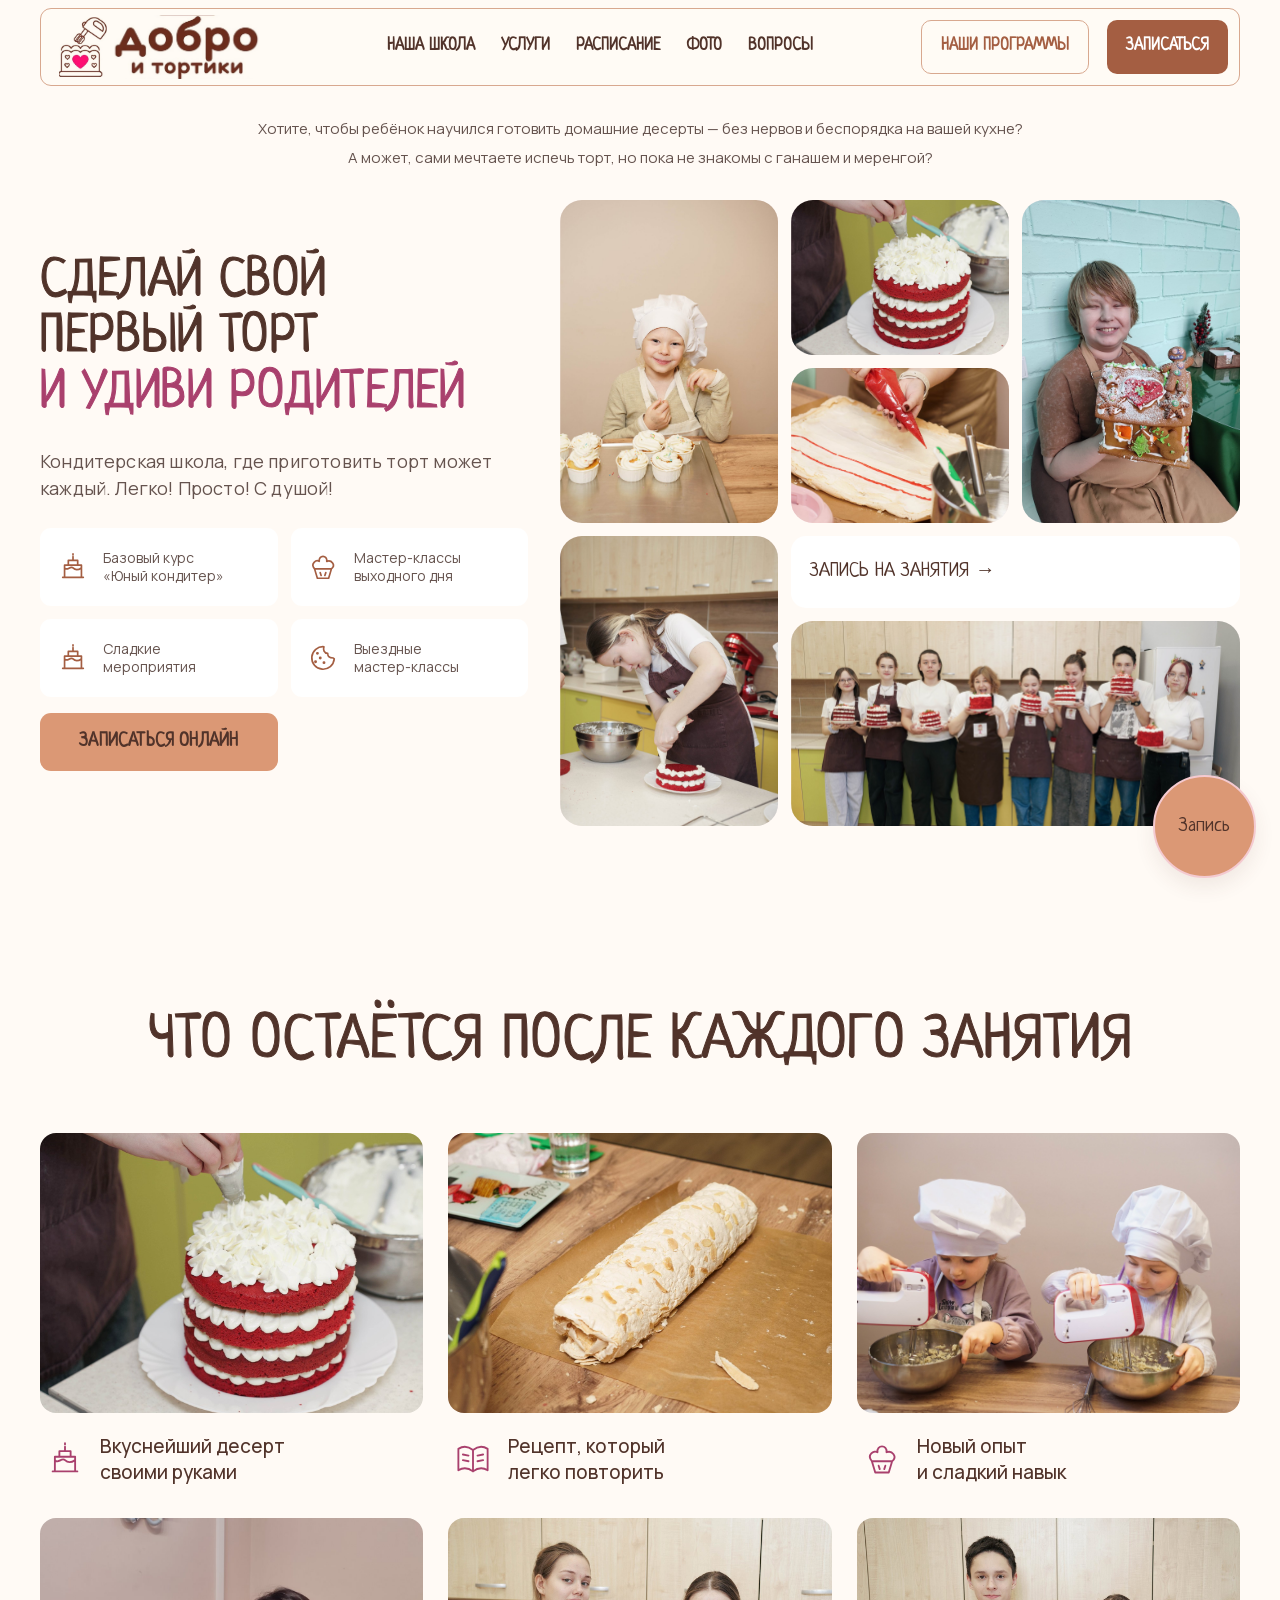
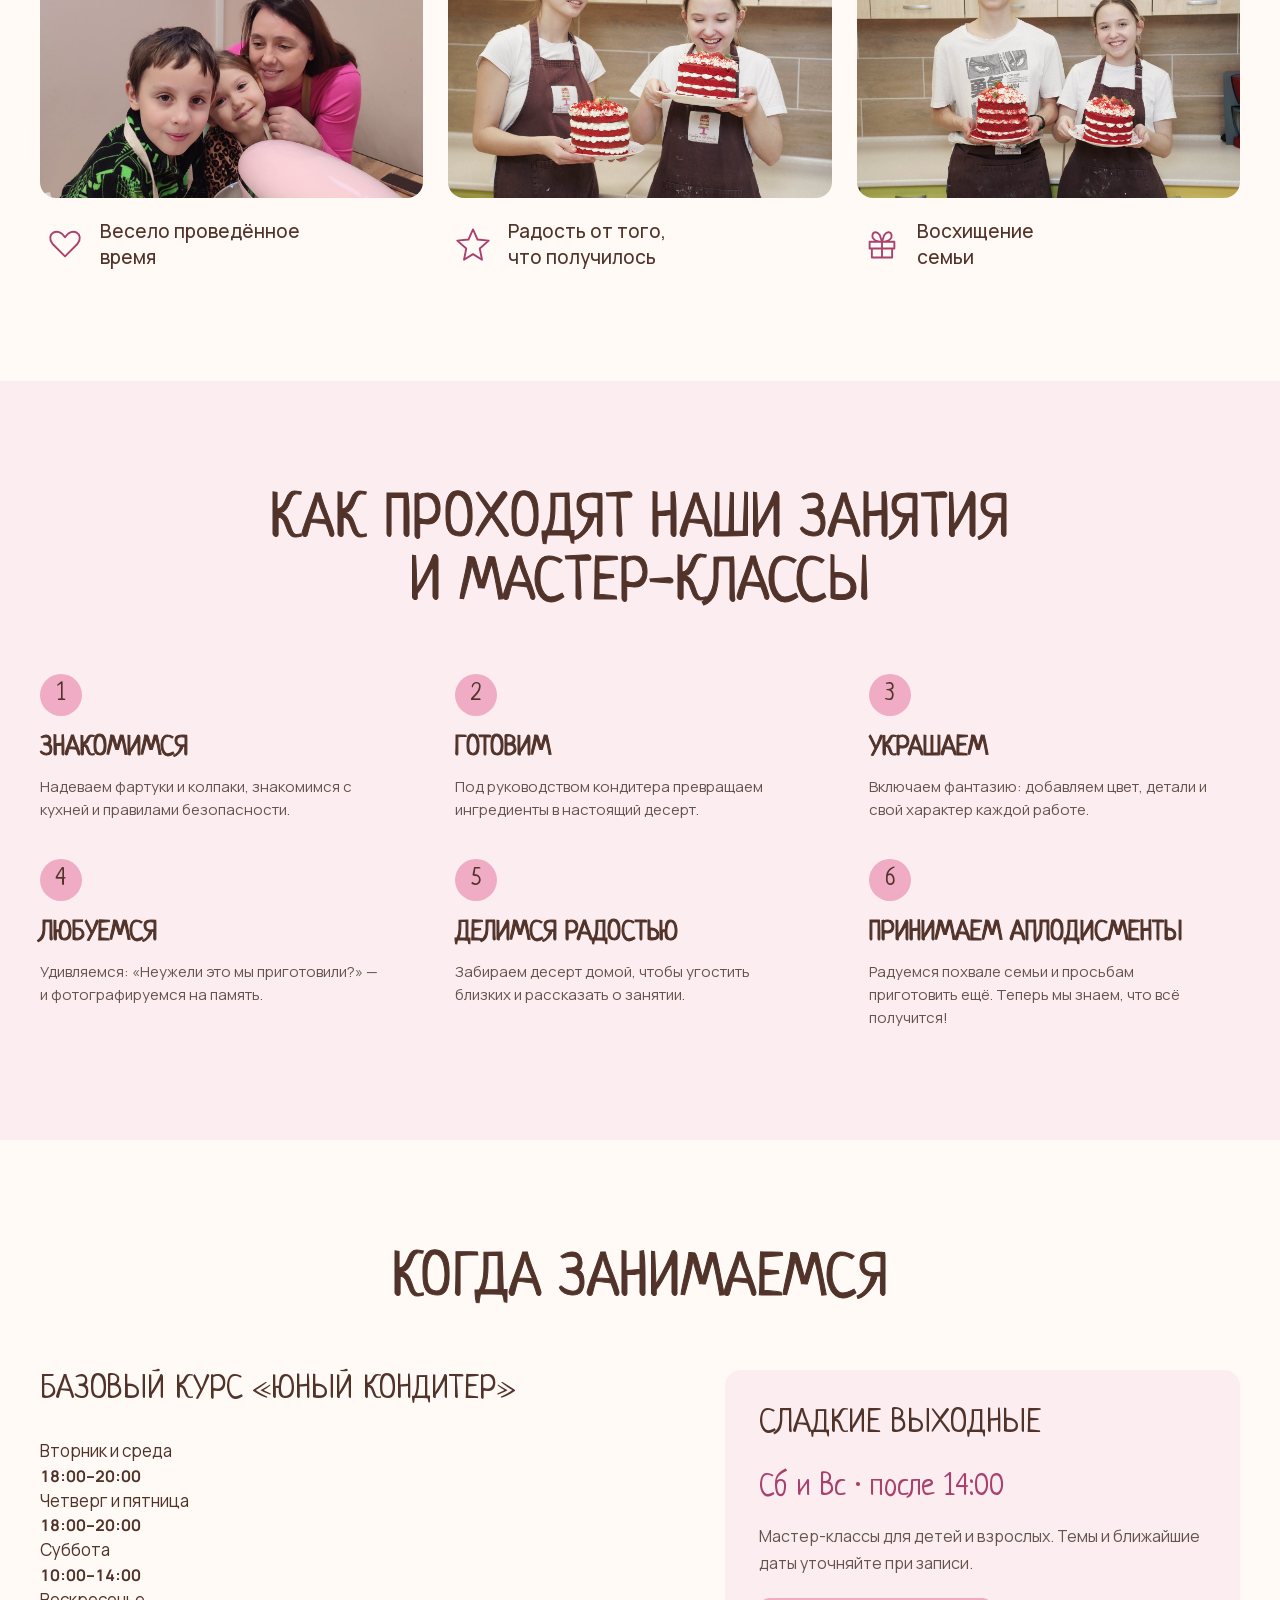
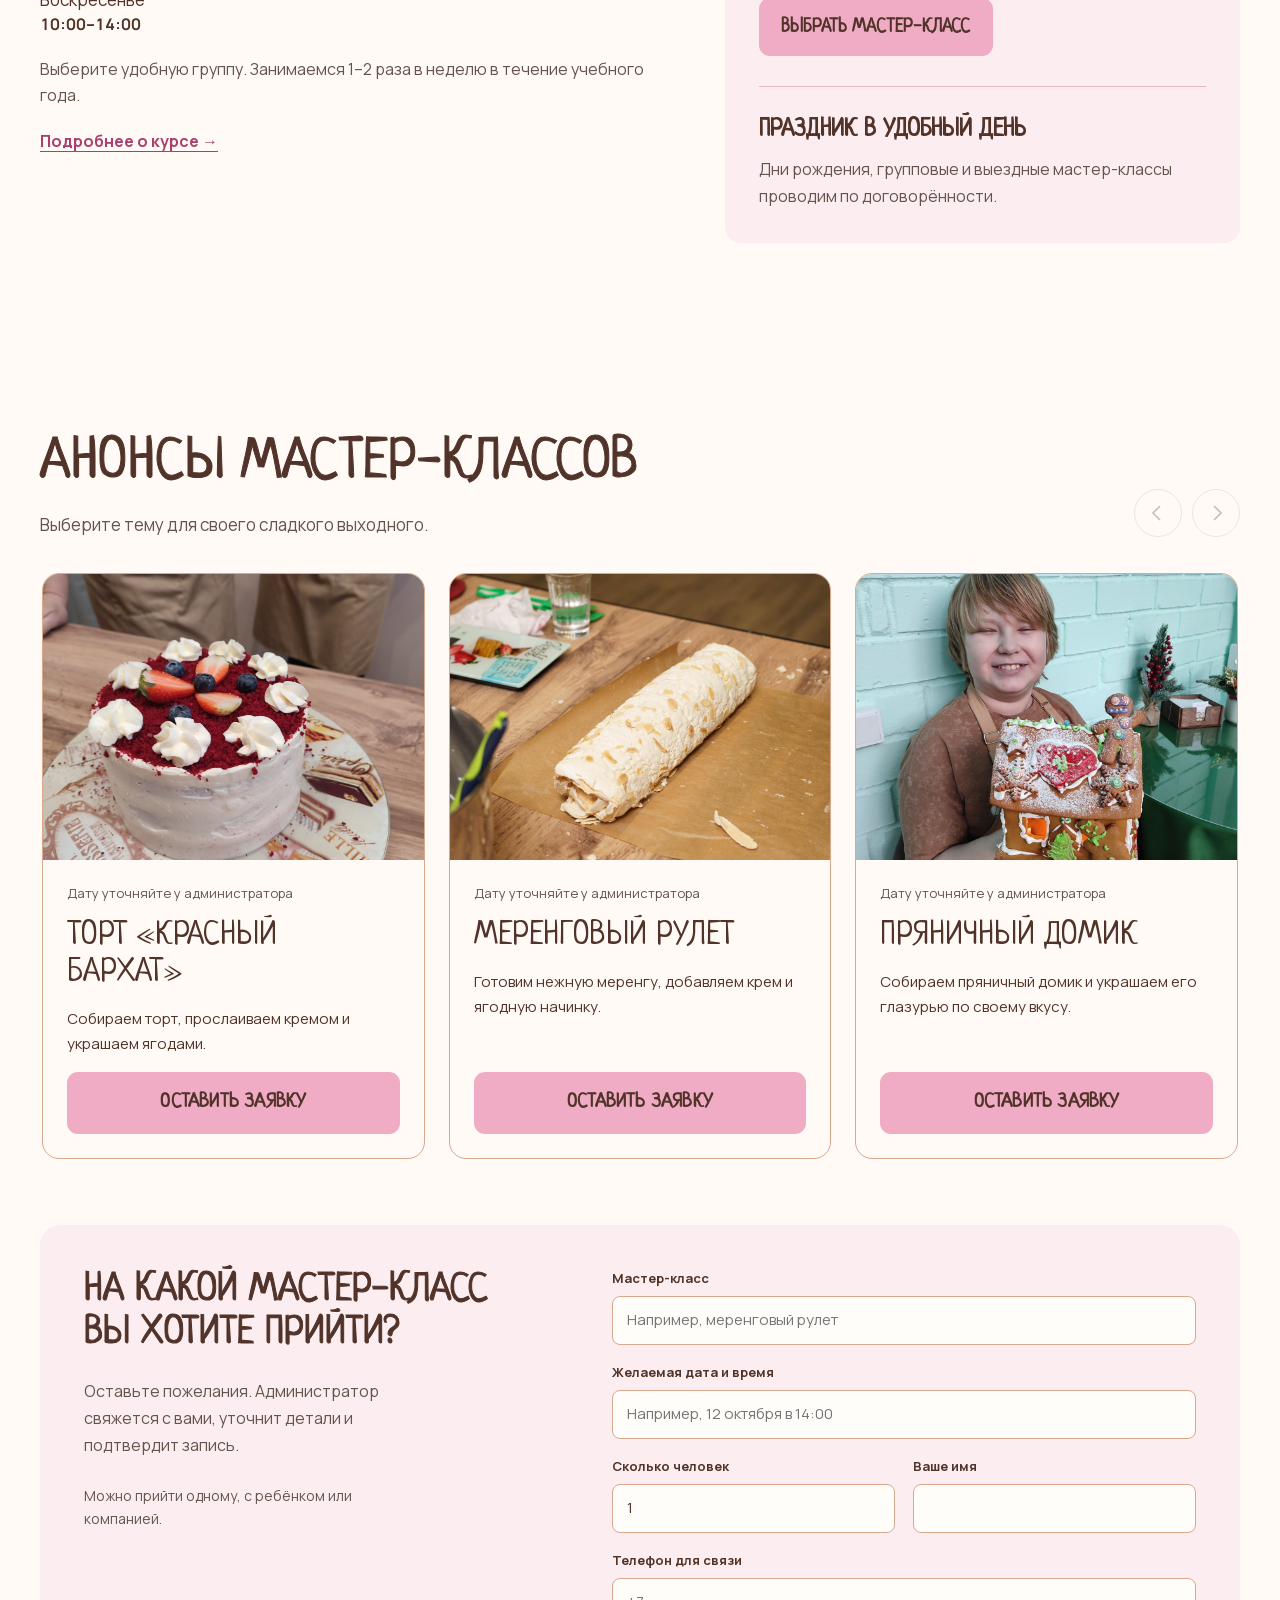
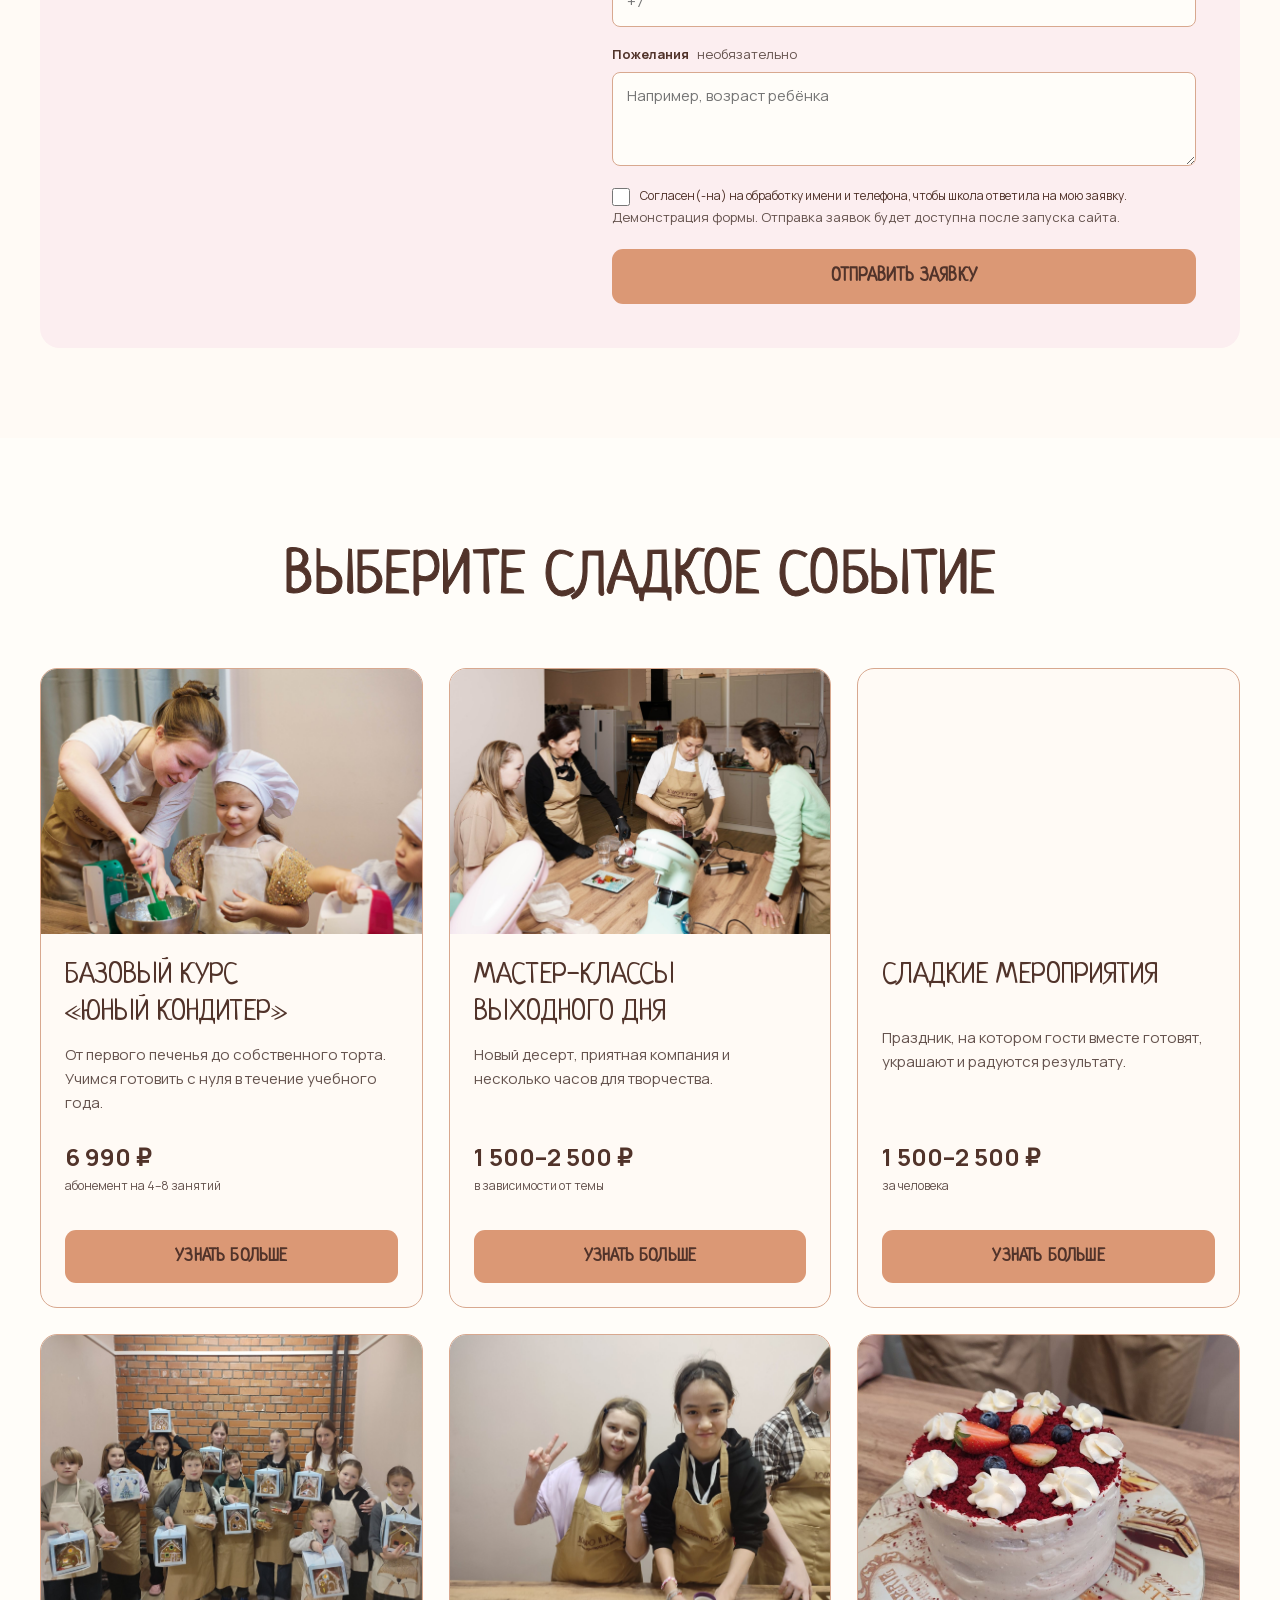
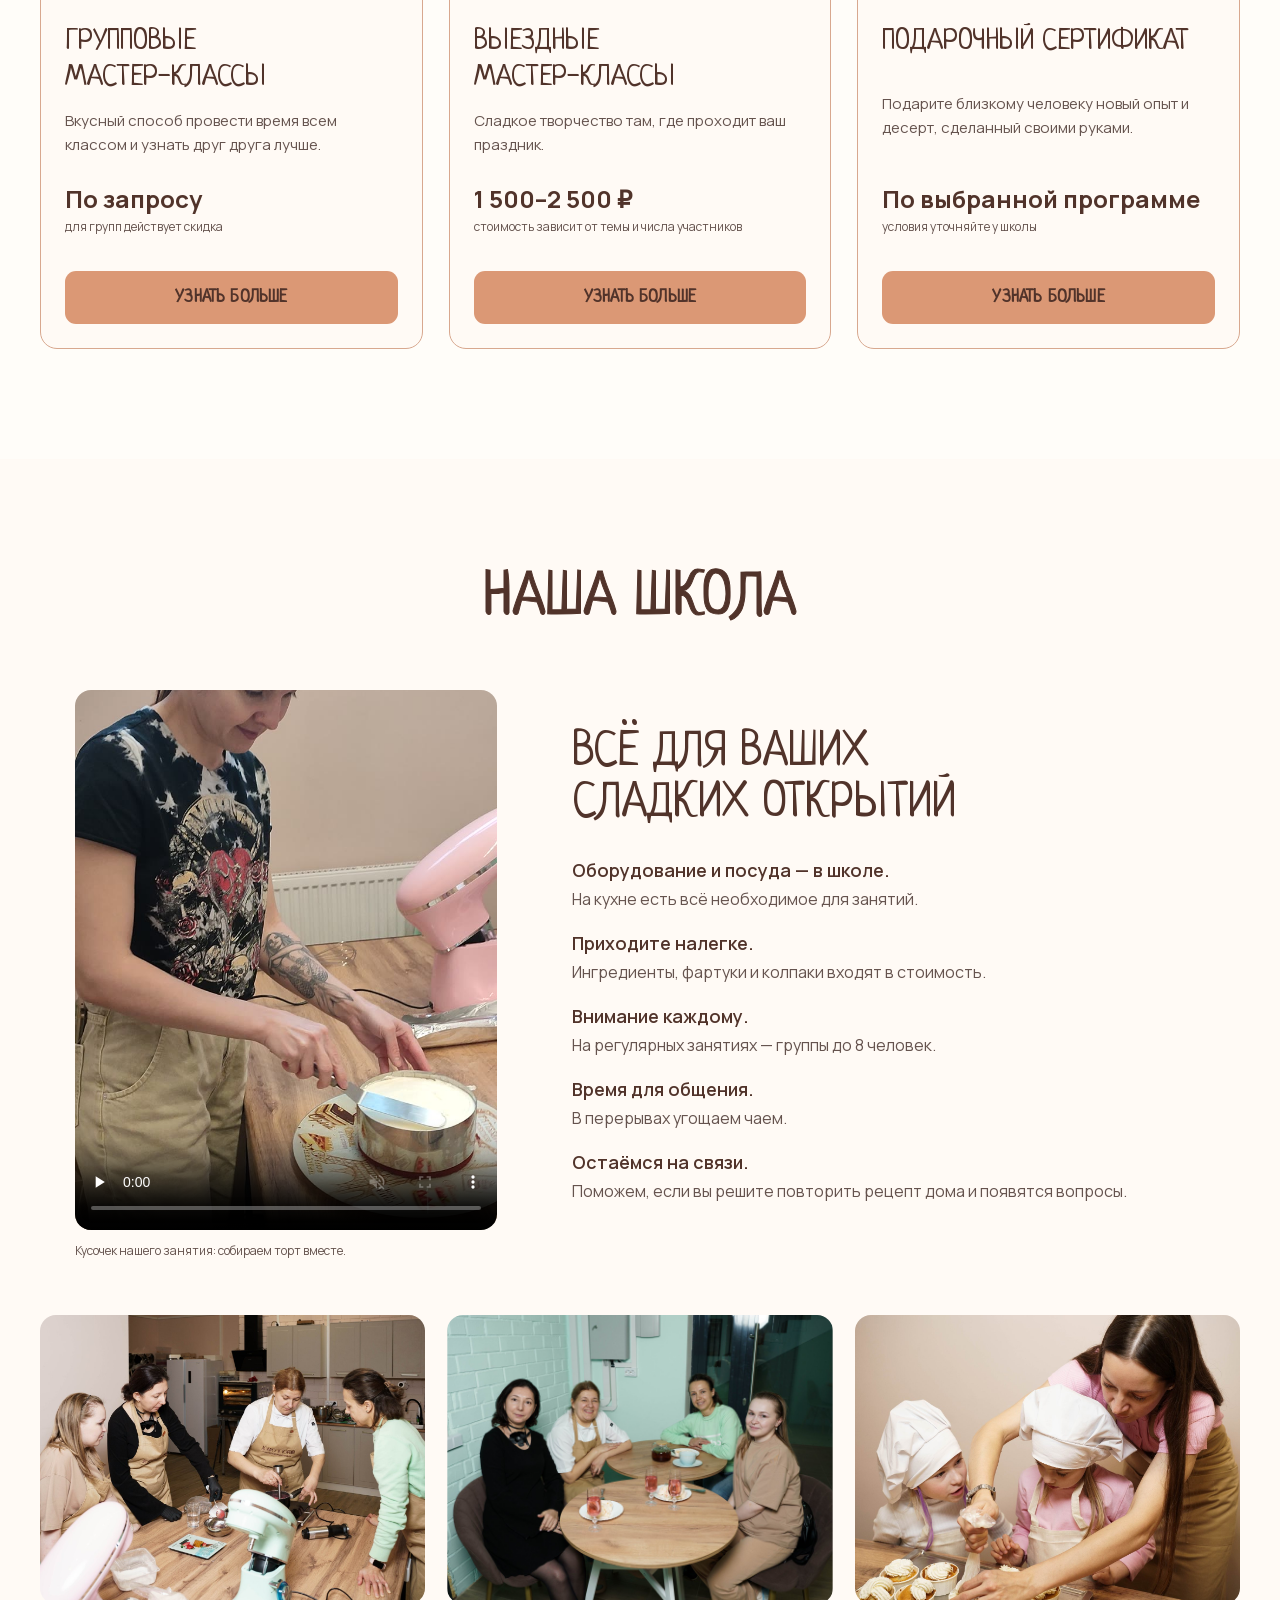
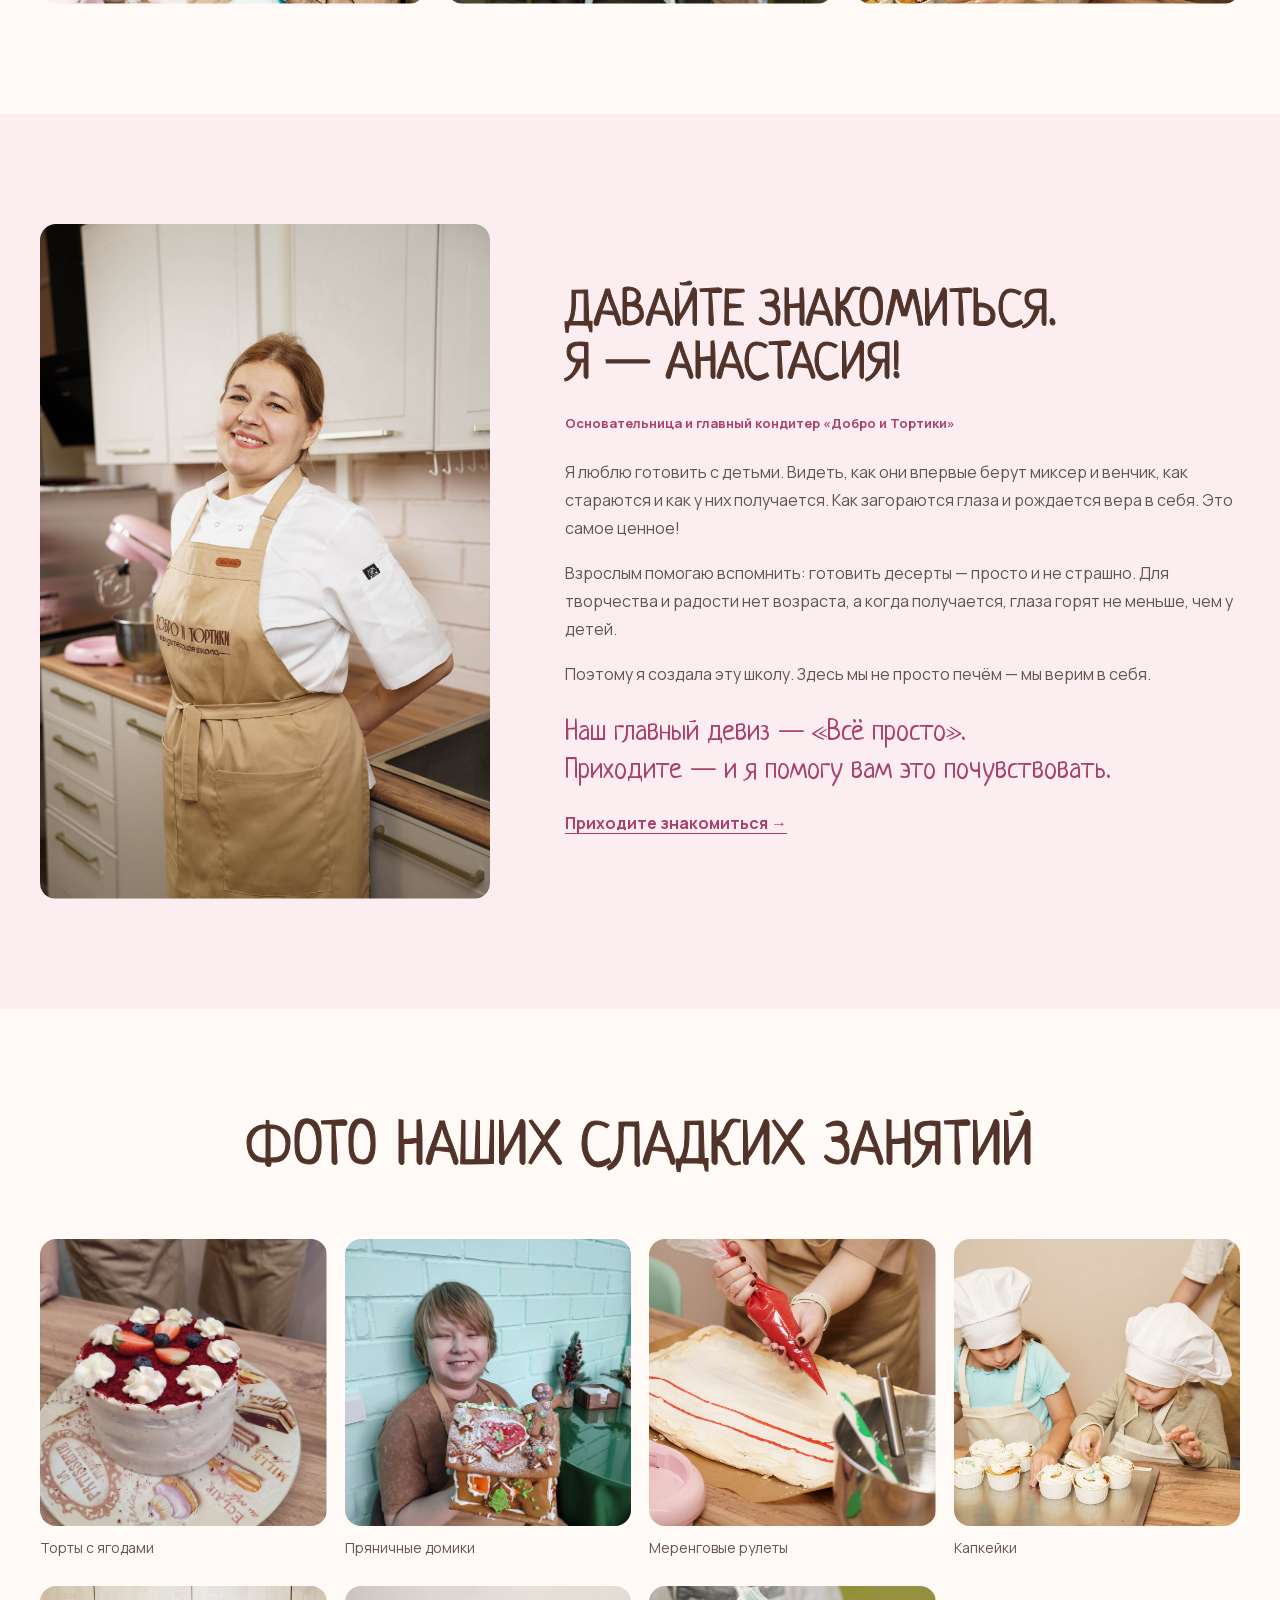
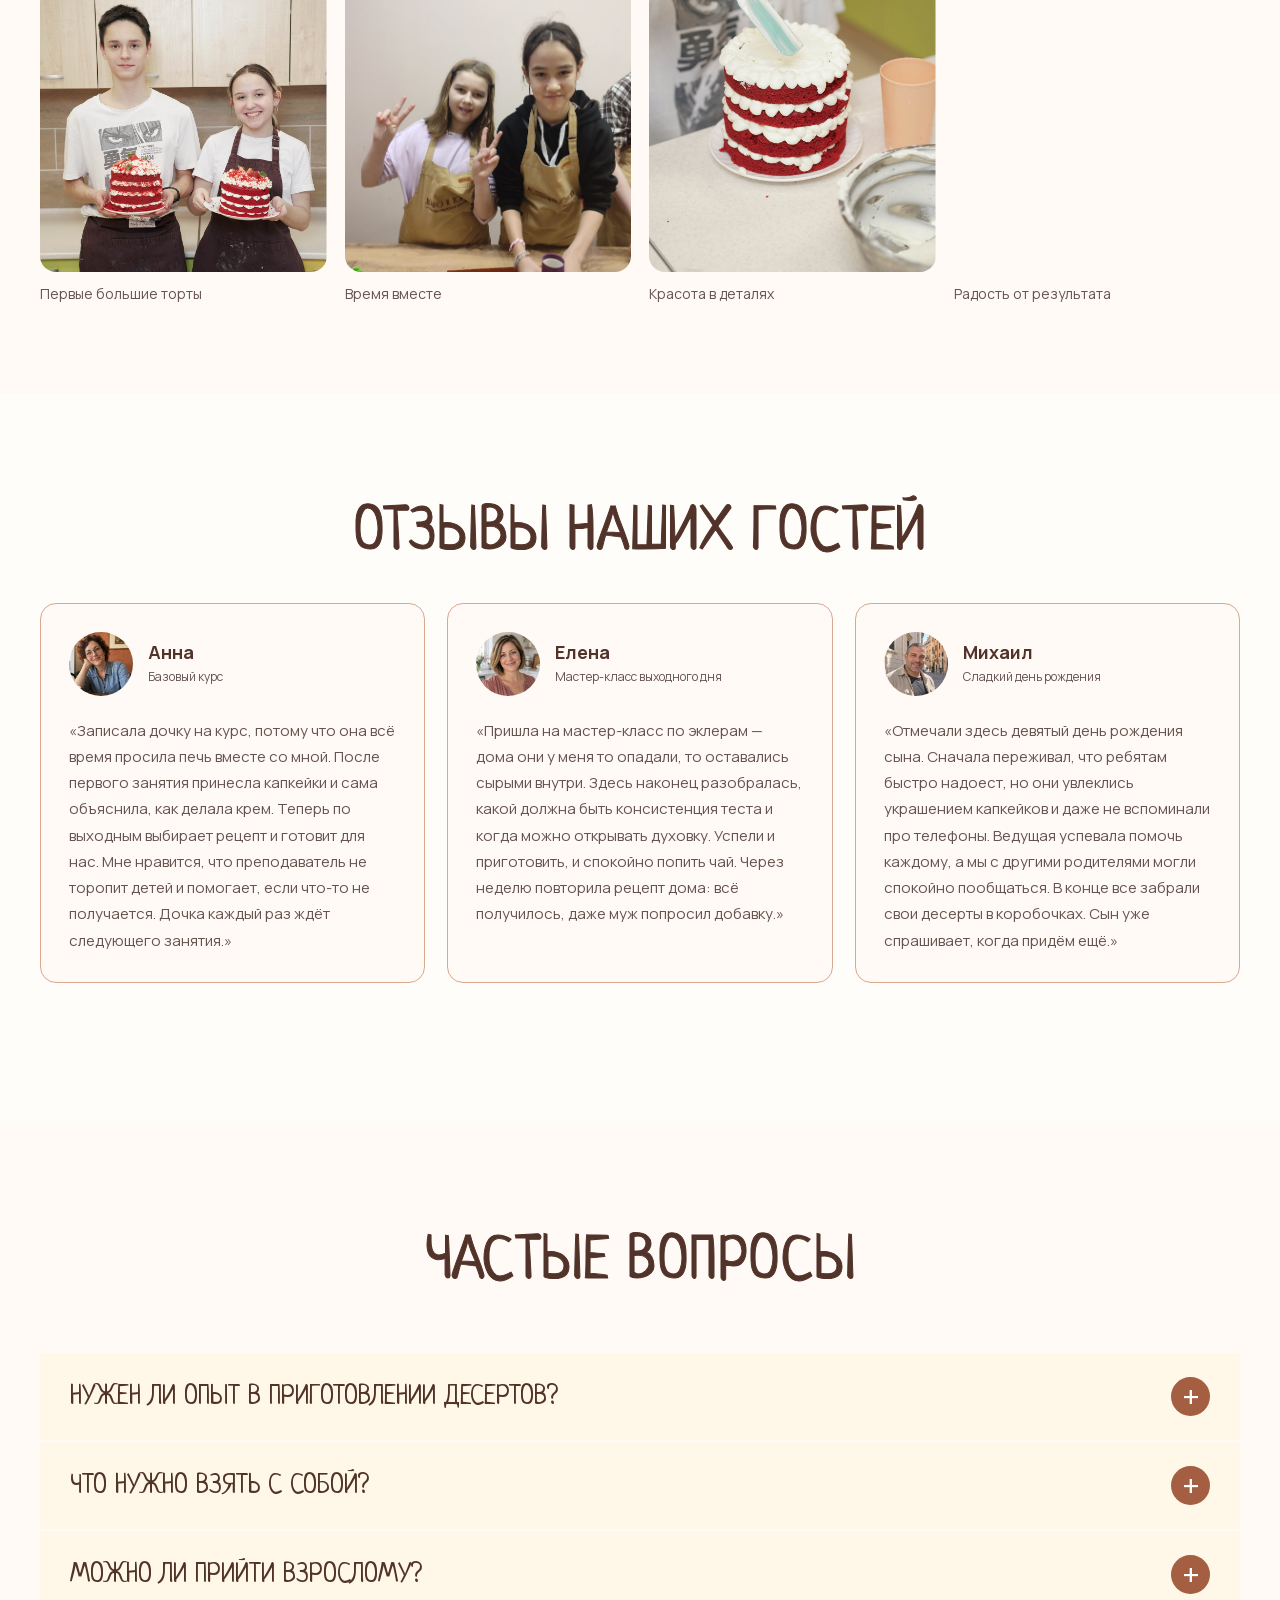
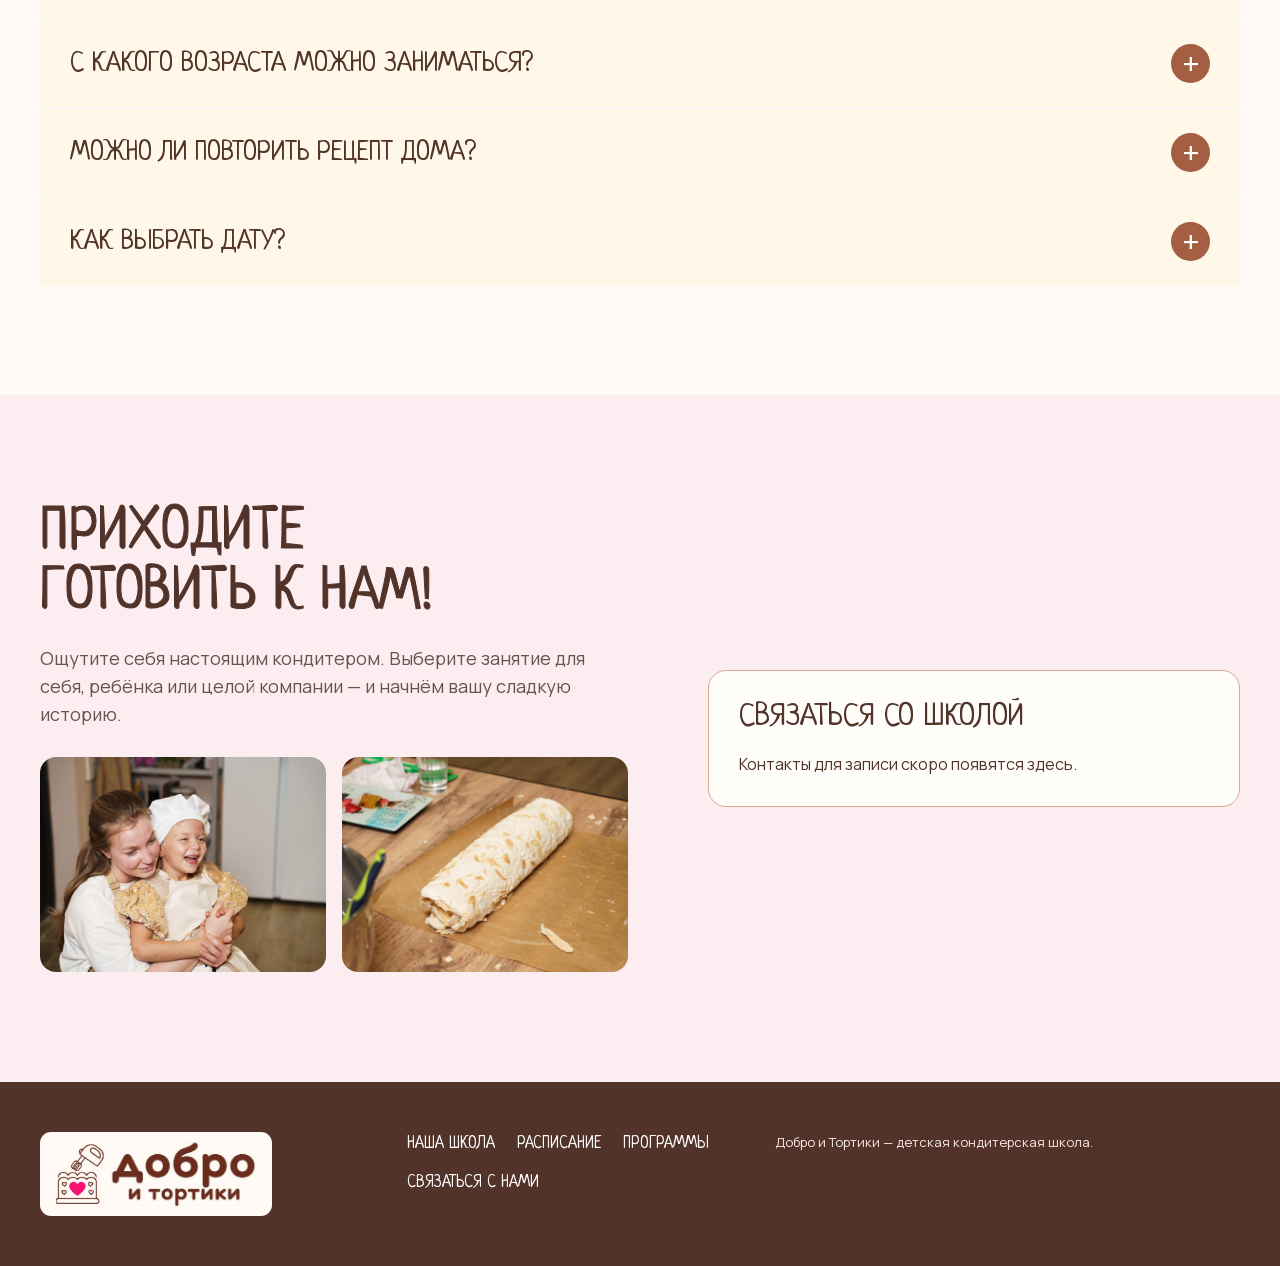
<file: index.html>
<!DOCTYPE html><html lang="ru"><head>
  <meta charset="utf-8">
  <meta name="viewport" content="width=device-width, initial-scale=1">
  <meta name="theme-color" content="#fffaf5">
  <meta name="description" content="Кондитерская школа, где приготовить торт может каждый. Легко! Просто! С душой!">
  <title>Добро и Тортики — детская кондитерская школа</title>
  <link rel="preload" href="assets/fonts/neucha-cyrillic.woff2" as="font" type="font/woff2" crossorigin="">
  <link rel="preload" href="assets/fonts/manrope-cyrillic.woff2" as="font" type="font/woff2" crossorigin="">
  <link rel="stylesheet" href="styles.css?v=20260926j">
  <script src="script.js?v=20260926j" defer=""></script>
<link rel="stylesheet" href="workshops.css"><script src="workshops.js" defer=""></script></head>
<body>
<a class="skip-link" href="#main">К содержимому</a>  <header class="site-header" id="top">
    <div class="header-inner container">
      <a class="brand" href="#top" aria-label="Добро и Тортики — на главную">
        <span class="brand-emblem" aria-hidden="true"><img src="assets/client-logo.jpg" alt="" width="803" height="786"></span>
        <span class="brand-wordmark" aria-hidden="true"><img src="assets/client-logo.jpg" alt="" width="803" height="786"></span>
      </a>
      <nav class="main-nav" id="main-nav" aria-label="Главное меню">
        <a href="#atmosphere">Наша школа</a>
        <a href="#formats">Услуги</a>
        <a href="#schedule">Расписание</a>
        <a href="#gallery">Фото</a>
        <a href="#questions">Вопросы</a>
      </nav>
      <a class="header-secondary" href="#formats">Наши программы</a>
      <a class="header-action" href="#contact">Записаться</a>
      <button class="menu-toggle" type="button" aria-label="Открыть меню" aria-controls="main-nav" aria-expanded="false"><span></span><span></span><span></span></button>
    </div>
  </header>

<main id="main"><div class="welcome container">
<p>Хотите, чтобы ребёнок научился готовить домашние десерты — без нервов и беспорядка на вашей кухне?</p>
<p>А может, сами мечтаете испечь торт, но пока не знакомы с ганашем и меренгой?</p>
</div>    <section class="hero container" aria-labelledby="hero-title">
      <div class="hero-copy">
        <h1 id="hero-title">Сделай свой<br>первый торт<br><em>и удиви родителей</em>
</h1>
        <p class="hero-lead">Кондитерская школа, где приготовить торт может каждый. Легко! Просто! С душой!</p>
        <div class="hero-facts" aria-label="Направления школы">
<a class="fact" href="course.html"><span class="fact-icon"><svg class="pastry-icon" viewBox="0 0 32 32" aria-hidden="true"><path d="M5 27h22M7 26V14h18v12M7 17c3 4 6-3 9 0s6 2 9 0M11 14V9h10v5M16 9V5m0-3v1"></path></svg></span><span>Базовый курс<br>«Юный кондитер»</span></a><a class="fact" href="weekend.html"><span class="fact-icon"><svg class="pastry-icon" viewBox="0 0 32 32" aria-hidden="true"><path d="m7 18 3 10h12l3-10H7Zm0 0c-5-6 2-10 5-8-1-7 9-7 8 0 5-2 10 4 5 8M13 22l1 3m5-3-1 3"></path></svg></span><span>Мастер-классы<br>выходного дня</span></a><a class="fact" href="celebrations.html"><span class="fact-icon"><svg class="pastry-icon" viewBox="0 0 32 32" aria-hidden="true"><path d="M5 27h22M7 26V14h18v12M7 17c3 4 6-3 9 0s6 2 9 0M11 14V9h10v5M16 9V5m0-3v1"></path></svg></span><span>Сладкие<br>мероприятия</span></a><a class="fact" href="offsite.html"><span class="fact-icon"><svg class="pastry-icon" viewBox="0 0 32 32" aria-hidden="true"><path d="M27 16c-6 0-6-3-6-5-4 0-5-4-4-7A12 12 0 1 0 28 17Z"></path><path d="M10 11h.1M8 20h.1M17 21h.1M13 16h.1" stroke-width="3"></path></svg></span><span>Выездные<br>мастер-классы</span></a>
        </div>
        <div class="hero-actions">
          <a class="button button-warm" href="#contact">Записаться онлайн</a>

        </div>
      </div>
      <div class="hero-mosaic" aria-label="Фотографии кондитерского мастер-класса">
        <figure class="mosaic-photo mosaic-one"><img src="assets/photos/DSC08447.jpg" alt="Юная участница с украшенными капкейками" fetchpriority="high" width="1067" height="1600"></figure>
        <figure class="mosaic-photo mosaic-two"><img src="assets/photos/class-136.jpg" alt="Украшаем торт «Красный бархат» кремом" fetchpriority="high" width="1200" height="1800"></figure>
        <figure class="mosaic-photo mosaic-three"><img src="assets/photos/meringue-027.jpg" alt="Добавляем ягодную начинку в меренговый рулет" width="1067" height="1600"></figure>
        <figure class="mosaic-photo mosaic-four"><img src="assets/photos/gingerbread-117.jpg" alt="Участник со своим пряничным домиком" width="1200" height="1600"></figure>
        <figure class="mosaic-photo mosaic-five"><img src="assets/photos/class-102.jpg" alt="Участница украшает свой первый торт" width="1067" height="1600"></figure>
        <div class="mosaic-note" aria-label="Связаться с нами"><a href="#contact">Запись на занятия →</a></div>
        <figure class="mosaic-photo mosaic-six"><img src="assets/photos/class-140.jpg" alt="Участники мастер-класса показывают приготовленные торты" width="1800" height="1200"></figure>
      </div>
    </section>

<section class="benefits section-pad" id="about" aria-labelledby="benefits-title"><div class="container">
<h2 class="section-title center" id="benefits-title">Что остаётся после каждого занятия</h2>
<div class="benefit-grid">
<article class="benefit-item"><img src="assets/photos/class-136.jpg" alt="Украшаем торт «Красный бархат» кремом" loading="lazy" decoding="async" width="1200" height="1800"><div>
<svg class="pastry-icon" viewBox="0 0 32 32" aria-hidden="true"><path d="M5 27h22M7 26V14h18v12M7 17c3 4 6-3 9 0s6 2 9 0M11 14V9h10v5M16 9V5m0-3v1"></path></svg><h3>Вкуснейший десерт<br>своими руками</h3>
</div></article><article class="benefit-item"><img src="assets/photos/meringue-036.jpg" alt="Готовый меренговый рулет целиком" loading="lazy" decoding="async" width="1200" height="1800"><div>
<svg class="pastry-icon" viewBox="0 0 32 32" aria-hidden="true"><path d="M16 8C11 4 6 5 3 7v19c5-3 9-2 13 1 4-3 8-4 13-1V7c-3-2-8-3-13 1Zm0 0v19M7 12l5 1m-5 4 5 1m8-5 5-1m-5 6 5-1"></path></svg><h3>Рецепт, который<br>легко повторить</h3>
</div></article><article class="benefit-item"><img src="assets/photos/DSC07790.jpg" alt="Две юные участницы готовят тесто с миксерами" loading="lazy" decoding="async" width="1800" height="1200"><div>
<svg class="pastry-icon" viewBox="0 0 32 32" aria-hidden="true"><path d="m7 18 3 10h12l3-10H7Zm0 0c-5-6 2-10 5-8-1-7 9-7 8 0 5-2 10 4 5 8M13 22l1 3m5-3-1 3"></path></svg><h3>Новый опыт<br>и сладкий навык</h3>
</div></article><article class="benefit-item"><img src="assets/photos/velvet-123.jpg" alt="Мама и дети готовят вместе" loading="lazy" decoding="async" width="1200" height="1600"><div>
<svg class="pastry-icon" viewBox="0 0 32 32" aria-hidden="true"><path d="M16 27 5 16C-2 7 10 0 16 10 22 0 34 7 27 16Z"></path></svg><h3>Весело проведённое<br>время</h3>
</div></article><article class="benefit-item"><img src="assets/photos/class-162.jpg" alt="Участницы радуются своим тортам" loading="lazy" decoding="async" width="1600" height="1067"><div>
<svg class="pastry-icon" viewBox="0 0 32 32" aria-hidden="true"><path d="m16 3 4 9 10 1-8 7 2 10-8-5-8 5 2-10-8-7 10-1 4-9Z"></path></svg><h3>Радость от того,<br>что получилось</h3>
</div></article><article class="benefit-item"><img src="assets/photos/class-154.jpg" alt="Участники показывают приготовленные торты" loading="lazy" decoding="async" width="1600" height="1067"><div>
<svg class="pastry-icon" viewBox="0 0 32 32" aria-hidden="true"><path d="M5 14h22v6H5zM7 20v8h18v-8M16 14v14M16 14c-14 0-8-14-2-6l2 6Zm0 0c14 0 8-14 2-6l-2 6Z"></path></svg><h3>Восхищение<br>семьи</h3>
</div></article>
</div>
</div></section><section class="process section-pad" id="process" aria-labelledby="process-title"><div class="container">
<h2 class="section-title center" id="process-title">Как проходят наши занятия<br>и мастер-классы</h2>
<div class="process-grid">
<article class="process-step"><span class="step-number">1</span><h3>Знакомимся</h3>
<p>Надеваем фартуки и колпаки, знакомимся с кухней и правилами безопасности.</p></article><article class="process-step"><span class="step-number">2</span><h3>Готовим</h3>
<p>Под руководством кондитера превращаем ингредиенты в настоящий десерт.</p></article><article class="process-step"><span class="step-number">3</span><h3>Украшаем</h3>
<p>Включаем фантазию: добавляем цвет, детали и свой характер каждой работе.</p></article><article class="process-step"><span class="step-number">4</span><h3>Любуемся</h3>
<p>Удивляемся: «Неужели это мы приготовили?» — и фотографируемся на память.</p></article><article class="process-step"><span class="step-number">5</span><h3>Делимся радостью</h3>
<p>Забираем десерт домой, чтобы угостить близких и рассказать о занятии.</p></article><article class="process-step"><span class="step-number">6</span><h3>Принимаем аплодисменты</h3>
<p>Радуемся похвале семьи и просьбам приготовить ещё. Теперь мы знаем, что всё получится!</p></article>
</div>
</div></section><section class="schedule section-pad" id="schedule" aria-labelledby="schedule-title"><div class="container">
<h2 class="section-title center" id="schedule-title">Когда занимаемся</h2>
<div class="schedule-grid">
<div class="schedule-course">
<h3>Базовый курс «Юный кондитер»</h3>
<dl class="timetable"><dt>Вторник и среда</dt><dd>18:00–20:00</dd><dt>Четверг и пятница</dt><dd>18:00–20:00</dd><dt>Суббота</dt><dd>10:00–14:00</dd><dt>Воскресенье</dt><dd>10:00–14:00</dd></dl>
<p>Выберите удобную группу. Занимаемся 1–2 раза в неделю в течение учебного года.</p>
<a class="text-link" href="course.html">Подробнее о курсе →</a>
</div>
<div class="schedule-weekend">
<h3>Сладкие выходные</h3>
<p class="schedule-time">Сб и Вс · после 14:00</p>
<p>Мастер-классы для детей и взрослых. Темы и ближайшие даты уточняйте при записи.</p>
<a class="button button-pink" href="weekend.html#workshops">Выбрать мастер-класс</a><div class="schedule-private">
<h4>Праздник в удобный день</h4>
<p>Дни рождения, групповые и выездные мастер-классы проводим по договорённости.</p>
</div>
</div>
</div>
</div></section><section id="workshops" class="workshops-section" aria-labelledby="workshops-title"><div class="container"><div class="workshops-heading"><div><h2 id="workshops-title" class="section-title">Анонсы мастер-классов</h2><p>Выберите тему для своего сладкого выходного.</p></div><div class="workshops-arrows"><button type="button" data-slide="prev" aria-label="Предыдущие мастер-классы" aria-controls="workshops-track"><svg width="24" height="24" viewBox="0 0 24 24" fill="none" stroke="currentColor" stroke-width="1.7" aria-hidden="true"><path d="M14 5l-7 7 7 7"></path></svg></button><button type="button" data-slide="next" aria-label="Следующие мастер-классы" aria-controls="workshops-track"><svg width="24" height="24" viewBox="0 0 24 24" fill="none" stroke="currentColor" stroke-width="1.7" aria-hidden="true"><path d="M10 5l7 7-7 7"></path></svg></button></div></div>
 <div id="workshops-track" class="workshops-track" tabindex="0" role="region" aria-label="Анонсы, прокручиваемый список"><article class="workshop-card"><img src="assets/photos/velvet-032.jpg" alt="Торт «Красный бархат» с ягодами" width="800" height="600" loading="lazy" style="object-position:50% 47%"><div class="workshop-card-body"><p class="workshop-date">Дату уточняйте у администратора</p><h3>Торт «Красный бархат»</h3><p class="workshop-description">Собираем торт, прослаиваем кремом и украшаем ягодами.</p><a class="button button-pink" href="#workshop-request" data-workshop-title="Торт «Красный бархат»" data-workshop-when="">Оставить заявку</a></div></article><article class="workshop-card"><img src="assets/photos/meringue-036.jpg" alt="Готовый меренговый рулет" width="800" height="600" loading="lazy" style="object-position:50% 50%"><div class="workshop-card-body"><p class="workshop-date">Дату уточняйте у администратора</p><h3>Меренговый рулет</h3><p class="workshop-description">Готовим нежную меренгу, добавляем крем и ягодную начинку.</p><a class="button button-pink" href="#workshop-request" data-workshop-title="Меренговый рулет" data-workshop-when="">Оставить заявку</a></div></article><article class="workshop-card"><img src="assets/photos/gingerbread-117.jpg" alt="Участник с украшенным пряничным домиком" width="800" height="600" loading="lazy" style="object-position:50% 50%"><div class="workshop-card-body"><p class="workshop-date">Дату уточняйте у администратора</p><h3>Пряничный домик</h3><p class="workshop-description">Собираем пряничный домик и украшаем его глазурью по своему вкусу.</p><a class="button button-pink" href="#workshop-request" data-workshop-title="Пряничный домик" data-workshop-when="">Оставить заявку</a></div></article></div>
 <div class="workshop-request" id="workshop-request"><div class="workshop-request-copy"><h2>На какой мастер-класс<br>вы хотите прийти?</h2><p>Оставьте пожелания. Администратор свяжется с вами, уточнит детали и подтвердит запись.</p><p class="workshop-request-hint">Можно прийти одному, с ребёнком или компанией.</p></div>
 <form id="workshop-form" class="workshop-form" method="post" action="#workshop-request" data-static-preview="true">
 <div class="workshop-form-fields"><label class="workshop-wide">Мастер-класс<input name="workshop" maxlength="150" placeholder="Например, меренговый рулет" required=""></label><label class="workshop-wide">Желаемая дата и время<input name="when" maxlength="150" placeholder="Например, 12 октября в 14:00" required=""></label><label>Сколько человек<input name="people" type="number" min="1" max="100" value="1" inputmode="numeric" required=""></label><label>Ваше имя<input name="name" autocomplete="given-name" maxlength="100" minlength="2" required=""></label><label class="workshop-wide">Телефон для связи<input name="phone" type="tel" autocomplete="tel" maxlength="40" placeholder="+7" required=""></label><label class="workshop-wide">Пожелания <span class="optional-label">необязательно</span><textarea name="note" maxlength="1500" rows="3" placeholder="Например, возраст ребёнка"></textarea></label></div>
 <div class="workshop-trap" aria-hidden="true"><label>Сайт<input name="website" tabindex="-1" autocomplete="off"></label></div>
 <label class="workshop-consent"><input name="consent" type="checkbox" required=""><span>Согласен(-на) на обработку имени и телефона, чтобы школа ответила на мою заявку.</span></label>
 <p class="workshop-static-note">Демонстрация формы. Отправка заявок будет доступна после запуска сайта.</p><button type="submit" class="button button-warm" disabled="">Отправить заявку</button><p class="workshop-form-status" role="status" aria-live="polite"></p><noscript><p>Это просмотр формы. Заявки здесь не отправляются.</p></noscript></form>
 </div></div></section><section class="formats section-pad" id="formats" aria-labelledby="formats-title"><div class="container">
<h2 class="section-title center" id="formats-title">Выберите сладкое событие</h2>
<div class="format-grid">
<article class="format-card"><img src="assets/photos/DSC07863.jpg" alt="Кондитер помогает ребёнку готовить" loading="lazy" decoding="async" width="1600" height="1067"><div class="format-content">
<h3>Базовый курс «Юный кондитер»</h3>
<p>От первого печенья до собственного торта. Учимся готовить с нуля в течение учебного года.</p>
<p class="format-price">6 990 ₽<small>абонемент на 4–8 занятий</small></p>
<a class="button button-warm" href="course.html" aria-label="Подробнее: Базовый курс «Юный кондитер»">Узнать больше</a>
</div></article><article class="format-card"><img src="assets/photos/meringue-015.jpg" alt="Анастасия показывает участницам, как готовить ягодную начинку" loading="lazy" decoding="async" width="1600" height="1067"><div class="format-content">
<h3>Мастер-классы выходного дня</h3>
<p>Новый десерт, приятная компания и несколько часов для творчества.</p>
<p class="format-price">1 500–2 500 ₽<small>в зависимости от темы</small></p>
<a class="button button-warm" href="weekend.html" aria-label="Подробнее: Мастер-классы выходного дня">Узнать больше</a>
</div></article><article class="format-card"><img src="assets/photos/DSC08729.jpg" alt="Дети и взрослые на сладком дне рождения" loading="lazy" decoding="async" width="1600" height="1067"><div class="format-content">
<h3>Сладкие мероприятия</h3>
<p>Праздник, на котором гости вместе готовят, украшают и радуются результату.</p>
<p class="format-price">1 500–2 500 ₽<small>за человека</small></p>
<a class="button button-warm" href="celebrations.html" aria-label="Подробнее: Сладкие мероприятия">Узнать больше</a>
</div></article><article class="format-card"><img src="assets/photos/gingerbread-081.jpg" alt="Группа школьников с готовыми пряничными домиками" loading="lazy" decoding="async" width="1600" height="1200"><div class="format-content">
<h3>Групповые мастер-классы</h3>
<p>Вкусный способ провести время всем классом и узнать друг друга лучше.</p>
<p class="format-price">По запросу<small>для групп действует скидка</small></p>
<a class="button button-warm" href="groups.html" aria-label="Подробнее: Групповые мастер-классы">Узнать больше</a>
</div></article><article class="format-card"><img src="assets/photos/gingerbread-057.jpg" alt="Участницы вместе украшают пряничные домики" loading="lazy" decoding="async" width="1600" height="1200"><div class="format-content">
<h3>Выездные мастер-классы</h3>
<p>Сладкое творчество там, где проходит ваш праздник.</p>
<p class="format-price">1 500–2 500 ₽<small>стоимость зависит от темы и числа участников</small></p>
<a class="button button-warm" href="offsite.html" aria-label="Подробнее: Выездные мастер-классы">Узнать больше</a>
</div></article><article class="format-card"><img src="assets/photos/velvet-032.jpg" alt="Торт с ягодами, приготовленный на мастер-классе" loading="lazy" decoding="async" width="1200" height="1600"><div class="format-content">
<h3>Подарочный сертификат</h3>
<p>Подарите близкому человеку новый опыт и десерт, сделанный своими руками.</p>
<p class="format-price">По выбранной программе<small>условия уточняйте у школы</small></p>
<a class="button button-warm" href="gift.html" aria-label="Подробнее: Подарочный сертификат">Узнать больше</a>
</div></article>
</div>
</div></section><section class="atmosphere section-pad" id="atmosphere" aria-labelledby="atmosphere-title"><div class="container">
<h2 class="section-title center" id="atmosphere-title">Наша школа</h2>
<div class="school-intro">
<figure class="school-video"><video controls="" muted="" playsinline="" preload="none" poster="assets/photos/video-poster.jpg" aria-label="Видео с занятия: собираем торт"><source src="assets/video/cake-workshop.mp4" type="video/mp4">Ваш браузер не поддерживает видео.</video><figcaption>Кусочек нашего занятия: собираем торт вместе.</figcaption></figure><div class="school-copy">
<h3>Всё для ваших<br>сладких открытий</h3>
<ul>
<li>
<strong>Оборудование и посуда — в школе.</strong> На кухне есть всё необходимое для занятий.</li>
<li>
<strong>Приходите налегке.</strong> Ингредиенты, фартуки и колпаки входят в стоимость.</li>
<li>
<strong>Внимание каждому.</strong> На регулярных занятиях — группы до 8 человек.</li>
<li>
<strong>Время для общения.</strong> В перерывах угощаем чаем.</li>
<li>
<strong>Остаёмся на связи.</strong> Поможем, если вы решите повторить рецепт дома и появятся вопросы.</li>
</ul>
</div>
</div>
<div class="school-photos">
<figure class=""><img src="assets/photos/meringue-015.jpg" alt="Анастасия объясняет участницам этап приготовления" loading="lazy" decoding="async" width="1600" height="1067"></figure><figure class=""><img src="assets/photos/meringue-039.jpg" alt="Участницы пьют чай в школе" loading="lazy" decoding="async" width="1600" height="1200"></figure><figure class=""><img src="assets/photos/DSC08385.jpg" alt="Преподаватель помогает украсить капкейки" loading="lazy" decoding="async" width="1600" height="1067"></figure>
</div>
</div></section><section class="teacher section-pad" id="teacher" aria-labelledby="teacher-title"><div class="container teacher-grid">
<figure class="teacher-photo"><img src="assets/photos/anastasia-portrait.jpg" alt="Анастасия — основательница школы «Добро и Тортики»" loading="lazy" decoding="async" width="1600" height="2400"></figure><div class="teacher-copy">
<h2 class="section-title" id="teacher-title">Давайте знакомиться.<br>Я — Анастасия!</h2>
<p class="teacher-role">Основательница и главный кондитер «Добро и Тортики»</p>
<p>Я люблю готовить с детьми. Видеть, как они впервые берут миксер и венчик, как стараются и как у них получается. Как загораются глаза и рождается вера в себя. Это самое ценное!</p>
<p>Взрослым помогаю вспомнить: готовить десерты — просто и не страшно. Для творчества и радости нет возраста, а когда получается, глаза горят не меньше, чем у детей.</p>
<p>Поэтому я создала эту школу. Здесь мы не просто печём — мы верим в себя.</p>
<blockquote>Наш главный девиз — «Всё просто».<br>Приходите — и я помогу вам это почувствовать.</blockquote>
<a class="text-link" href="#contact">Приходите знакомиться →</a>
</div>
</div></section><section class="gallery section-pad" id="gallery" aria-labelledby="gallery-title"><div class="container">
<h2 class="section-title center" id="gallery-title">Фото наших сладких занятий</h2>
<div class="gallery-grid">
<figure><img src="assets/photos/velvet-032.jpg" alt="Ягодный торт «Красный бархат»" loading="lazy" decoding="async" width="1200" height="1600"><figcaption>Торты с ягодами</figcaption></figure><figure><img src="assets/photos/gingerbread-117.jpg" alt="Участник с украшенным пряничным домиком" loading="lazy" decoding="async" width="1200" height="1600"><figcaption>Пряничные домики</figcaption></figure><figure><img src="assets/photos/meringue-027.jpg" alt="Ягодная начинка для меренгового рулета" loading="lazy" decoding="async" width="1067" height="1600"><figcaption>Меренговые рулеты</figcaption></figure><figure><img src="assets/photos/DSC08463.jpg" alt="Юные участницы украшают капкейки" loading="lazy" decoding="async" width="1600" height="1067"><figcaption>Капкейки</figcaption></figure><figure><img src="assets/photos/class-154.jpg" alt="Двое участников с готовыми тортами" loading="lazy" decoding="async" width="1600" height="1067"><figcaption>Первые большие торты</figcaption></figure><figure><img src="assets/photos/gingerbread-057.jpg" alt="Две участницы за кондитерским столом" loading="lazy" decoding="async" width="1600" height="1200"><figcaption>Время вместе</figcaption></figure><figure><img src="assets/photos/class-132.jpg" alt="Украшение торта кремом" loading="lazy" decoding="async" width="1067" height="1600"><figcaption>Красота в деталях</figcaption></figure><figure><img src="assets/photos/velvet-190.jpg" alt="Участницы показывают готовый торт" loading="lazy" decoding="async" width="960" height="1280"><figcaption>Радость от результата</figcaption></figure>
</div>
</div></section><section class="reviews section-pad" id="reviews" aria-labelledby="reviews-title"><div class="container">
<h2 class="section-title center" id="reviews-title">Отзывы наших гостей</h2>
<div class="reviews-grid">
<article class="review-card"><div class="review-person">
<img src="assets/reviews/anna.jpg" alt="Анна" loading="lazy" decoding="async" width="480" height="480"><div>
<h3>Анна</h3>
<span>Базовый курс</span>
</div>
</div>
<p>«Записала дочку на курс, потому что она всё время просила печь вместе со мной. После первого занятия принесла капкейки и сама объяснила, как делала крем. Теперь по выходным выбирает рецепт и готовит для нас. Мне нравится, что преподаватель не торопит детей и помогает, если что-то не получается. Дочка каждый раз ждёт следующего занятия.»</p></article>
<article class="review-card"><div class="review-person">
<img src="assets/reviews/elena.jpg" alt="Елена" loading="lazy" decoding="async" width="480" height="480"><div>
<h3>Елена</h3>
<span>Мастер-класс выходного дня</span>
</div>
</div>
<p>«Пришла на мастер-класс по эклерам — дома они у меня то опадали, то оставались сырыми внутри. Здесь наконец разобралась, какой должна быть консистенция теста и когда можно открывать духовку. Успели и приготовить, и спокойно попить чай. Через неделю повторила рецепт дома: всё получилось, даже муж попросил добавку.»</p></article>
<article class="review-card"><div class="review-person">
<img src="assets/reviews/mikhail.jpg" alt="Михаил" loading="lazy" decoding="async" width="480" height="480"><div>
<h3>Михаил</h3>
<span>Сладкий день рождения</span>
</div>
</div>
<p>«Отмечали здесь девятый день рождения сына. Сначала переживал, что ребятам быстро надоест, но они увлеклись украшением капкейков и даже не вспоминали про телефоны. Ведущая успевала помочь каждому, а мы с другими родителями могли спокойно пообщаться. В конце все забрали свои десерты в коробочках. Сын уже спрашивает, когда придём ещё.»</p></article>
</div>
<div class="review-actions">

</div>
</div></section><section class="questions section-pad" id="questions" aria-labelledby="questions-title"><div class="container">
<h2 class="section-title center" id="questions-title">Частые вопросы</h2>
<div class="faq-list">
<details><summary>Нужен ли опыт в приготовлении десертов?<span aria-hidden="true">+</span></summary><p>Нет, можно начать с нуля. Кондитер объясняет и показывает каждый этап, а затем помогает вам приготовить собственный десерт.</p></details><details><summary>Что нужно взять с собой?<span aria-hidden="true">+</span></summary><p>Все ингредиенты, фартуки, колпаки, посуда и оборудование есть в школе. Приходите с желанием пробовать новое!</p></details><details><summary>Можно ли прийти взрослому?<span aria-hidden="true">+</span></summary><p>Да! На мастер-классы выходного дня приглашаем и детей, и взрослых. Для себя, с близкими или с друзьями — выберите подходящую тему.</p></details><details><summary>С какого возраста можно заниматься?<span aria-hidden="true">+</span></summary><p>Возраст и подходящий формат уточните при записи: расскажите о ребёнке, и мы поможем выбрать занятие.</p></details><details><summary>Можно ли повторить рецепт дома?<span aria-hidden="true">+</span></summary><p>Конечно. Вы заберёте рецепт, а мы останемся на связи и поможем разобраться, если во время приготовления появятся вопросы.</p></details><details><summary>Как выбрать дату?<span aria-hidden="true">+</span></summary><p>Расписание базового курса есть на сайте. Мастер-классы проходят по выходным после 14:00, а праздники и групповые встречи — по договорённости. Наличие мест и тему уточняйте у школы.</p></details>
</div>
</div></section><section class="contact section-pad" id="contact" aria-labelledby="contact-title"><div class="container contact-grid">
<div class="contact-copy">
<h2 class="section-title" id="contact-title">Приходите готовить к нам!</h2>
<p>Ощутите себя настоящим кондитером. Выберите занятие для себя, ребёнка или целой компании — и начнём вашу сладкую историю.</p>
<div class="contact-photos">
<img src="assets/photos/DSC08079.jpg" alt="Преподаватель обнимает юную участницу" loading="lazy" decoding="async" width="1600" height="1067"><img src="assets/photos/meringue-036.jpg" alt="Готовый меренговый рулет целиком" loading="lazy" decoding="async" width="1200" height="1800">
</div>
</div>
<div class="contact-form server-contacts"><h3>Связаться со школой</h3><p>Контакты для записи скоро появятся здесь.</p></div>
</div></section></main><footer class="site-footer"><div class="container footer-grid">
<a href="index.html#top" class="brand footer-brand" aria-label="Добро и Тортики — на главную"><span class="brand-emblem" aria-hidden="true"><img src="assets/client-logo.jpg" alt="" width="803" height="786"></span>
        <span class="brand-wordmark" aria-hidden="true"><img src="assets/client-logo.jpg" alt="" width="803" height="786"></span></a><div class="footer-links">
<a href="index.html#atmosphere">Наша школа</a><a href="index.html#schedule">Расписание</a><a href="index.html#formats">Программы</a><a href="index.html#contact">Связаться с нами</a>
</div>
<p>Добро и Тортики — детская кондитерская школа.</p>
</div></footer><a class="floating-booking" href="index.html#contact">Запись</a>


</body></html>
</file>
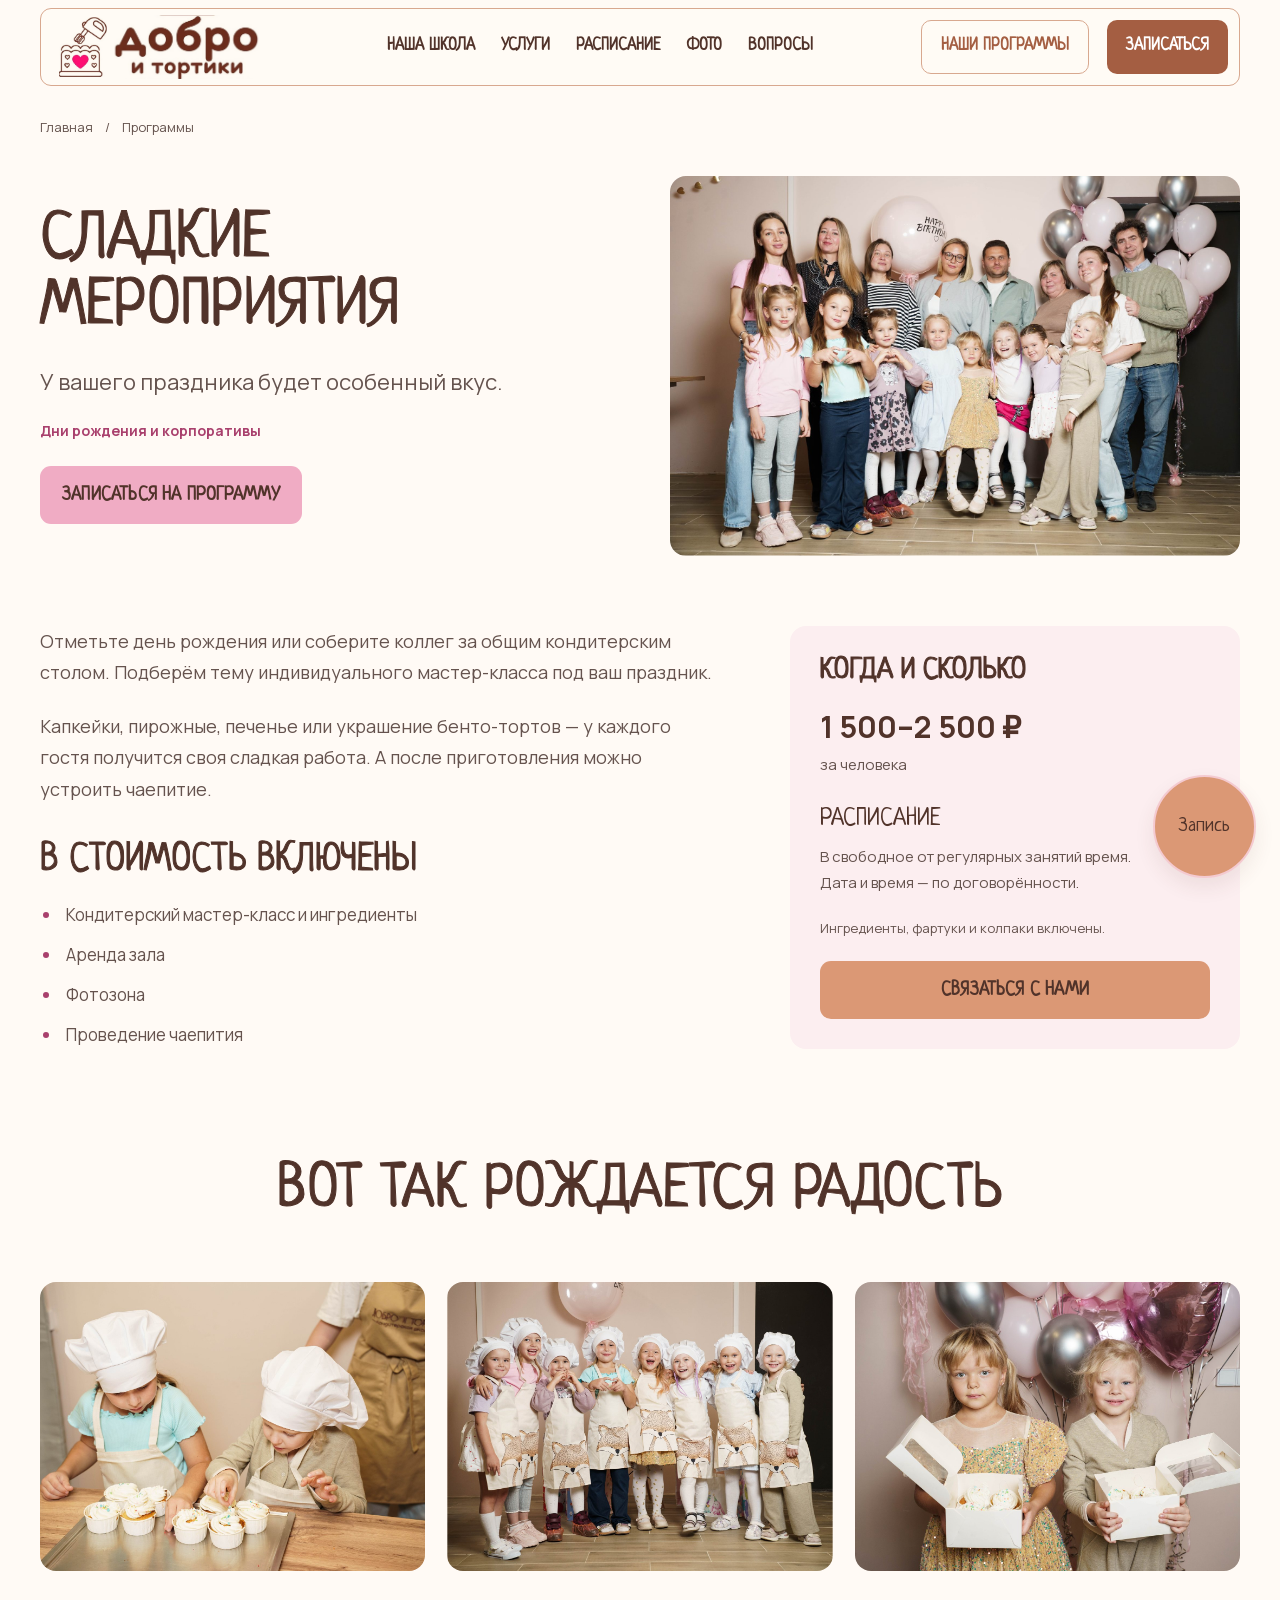
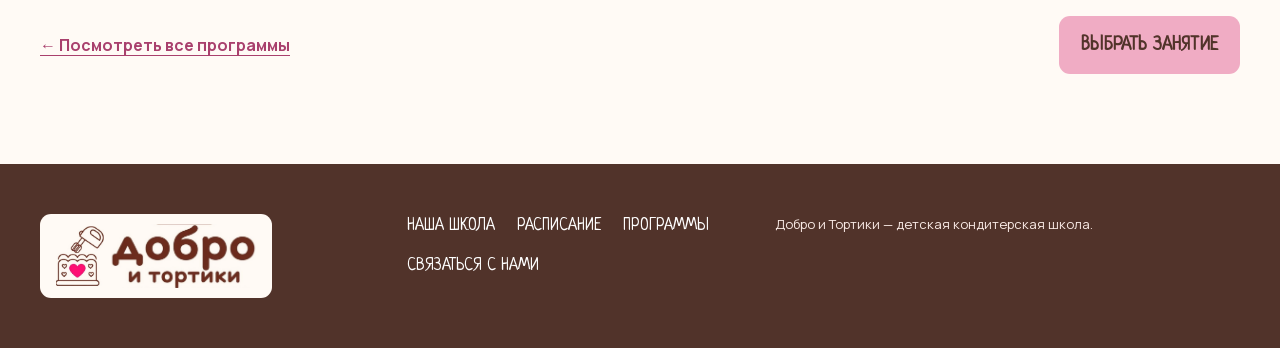
<file: celebrations.html>
<!DOCTYPE html><html lang="ru"><head>
  <meta charset="utf-8">
  <meta name="viewport" content="width=device-width, initial-scale=1">
  <meta name="theme-color" content="#fffaf5">
  <meta name="description" content="Праздник, на котором гости вместе готовят, украшают и радуются результату.">
  <title>Сладкие мероприятия — Добро и Тортики</title>
  <link rel="preload" href="assets/fonts/neucha-cyrillic.woff2" as="font" type="font/woff2" crossorigin="">
  <link rel="preload" href="assets/fonts/manrope-cyrillic.woff2" as="font" type="font/woff2" crossorigin="">
  <link rel="stylesheet" href="styles.css?v=20260926j">
  <script src="script.js?v=20260926j" defer=""></script>
</head>
<body>
<a class="skip-link" href="#main">К содержимому</a>  <header class="site-header" id="top">
    <div class="header-inner container">
      <a class="brand" href="index.html#top" aria-label="Добро и Тортики — на главную">
        <span class="brand-emblem" aria-hidden="true"><img src="assets/client-logo.jpg" alt="" width="803" height="786"></span>
        <span class="brand-wordmark" aria-hidden="true"><img src="assets/client-logo.jpg" alt="" width="803" height="786"></span>
      </a>
      <nav class="main-nav" id="main-nav" aria-label="Главное меню">
        <a href="index.html#atmosphere">Наша школа</a>
        <a href="index.html#formats">Услуги</a>
        <a href="index.html#schedule">Расписание</a>
        <a href="index.html#gallery">Фото</a>
        <a href="index.html#questions">Вопросы</a>
      </nav>
      <a class="header-secondary" href="index.html#formats">Наши программы</a>
      <a class="header-action" href="index.html#contact">Записаться</a>
      <button class="menu-toggle" type="button" aria-label="Открыть меню" aria-controls="main-nav" aria-expanded="false"><span></span><span></span><span></span></button>
    </div>
  </header>

<main id="main" class="service-page"><div class="container">
<nav class="breadcrumbs" aria-label="Хлебные крошки"><a href="index.html">Главная</a><span aria-hidden="true">/</span><a href="index.html#formats">Программы</a></nav><section class="service-hero" aria-labelledby="service-title"><div class="service-heading">
<h1 id="service-title">Сладкие мероприятия</h1>
<p class="service-lead">У вашего праздника будет особенный вкус.</p>
<p class="service-tag">Дни рождения и корпоративы</p>
<a class="button button-pink" href="index.html?program=celebrations#contact">Записаться на программу</a>
</div>
<figure class="service-hero-photo"><img src="assets/photos/DSC08729.jpg" alt="Дети и взрослые на сладком дне рождения" loading="eager" decoding="async" width="1600" height="1067"></figure></section><section class="service-info" aria-label="О программе"><div class="service-description">
<p>Отметьте день рождения или соберите коллег за общим кондитерским столом. Подберём тему индивидуального мастер-класса под ваш праздник.</p>
<p>Капкейки, пирожные, печенье или украшение бенто-тортов — у каждого гостя получится своя сладкая работа. А после приготовления можно устроить чаепитие.</p>
<h2>В стоимость включены</h2>
<ul>
<li>Кондитерский мастер-класс и ингредиенты</li>
<li>Аренда зала</li>
<li>Фотозона</li>
<li>Проведение чаепития</li>
</ul>
</div>
<aside class="service-conditions"><h2>Когда и сколько</h2>
<p class="service-price">1 500–2 500 ₽</p>
<p>за человека</p>
<h3>Расписание</h3>
<p>В свободное от регулярных занятий время.<br>Дата и время — по договорённости.</p>
<p class="included">Ингредиенты, фартуки и колпаки включены.</p>
<a class="button button-warm" href="index.html?program=celebrations#contact">Связаться с нами</a></aside></section><section class="service-photo-section" aria-labelledby="service-photos-title"><h2 class="section-title center" id="service-photos-title">Вот так рождается радость</h2>
<div class="service-photos">
<figure class=""><img src="assets/photos/DSC08463.jpg" alt="Дети украшают капкейки на празднике" loading="lazy" decoding="async" width="1600" height="1067"></figure><figure class=""><img src="assets/photos/DSC08678.jpg" alt="Участницы после кондитерского занятия" loading="lazy" decoding="async" width="1600" height="1067"></figure><figure class=""><img src="assets/photos/DSC08763.jpg" alt="Девочки с коробками готовых десертов" loading="lazy" decoding="async" width="1600" height="1067"></figure>
</div></section><div class="service-back">
<a class="text-link" href="index.html#formats">← Посмотреть все программы</a><a class="button button-pink" href="index.html?program=celebrations#contact">Выбрать занятие</a>
</div>
</div></main><footer class="site-footer"><div class="container footer-grid">
<a href="index.html#top" class="brand footer-brand" aria-label="Добро и Тортики — на главную"><span class="brand-emblem" aria-hidden="true"><img src="assets/client-logo.jpg" alt="" width="803" height="786"></span>
        <span class="brand-wordmark" aria-hidden="true"><img src="assets/client-logo.jpg" alt="" width="803" height="786"></span></a><div class="footer-links">
<a href="index.html#atmosphere">Наша школа</a><a href="index.html#schedule">Расписание</a><a href="index.html#formats">Программы</a><a href="index.html#contact">Связаться с нами</a>
</div>
<p>Добро и Тортики — детская кондитерская школа.</p>
</div></footer><a class="floating-booking" href="index.html#contact">Запись</a>


</body></html>
</file>
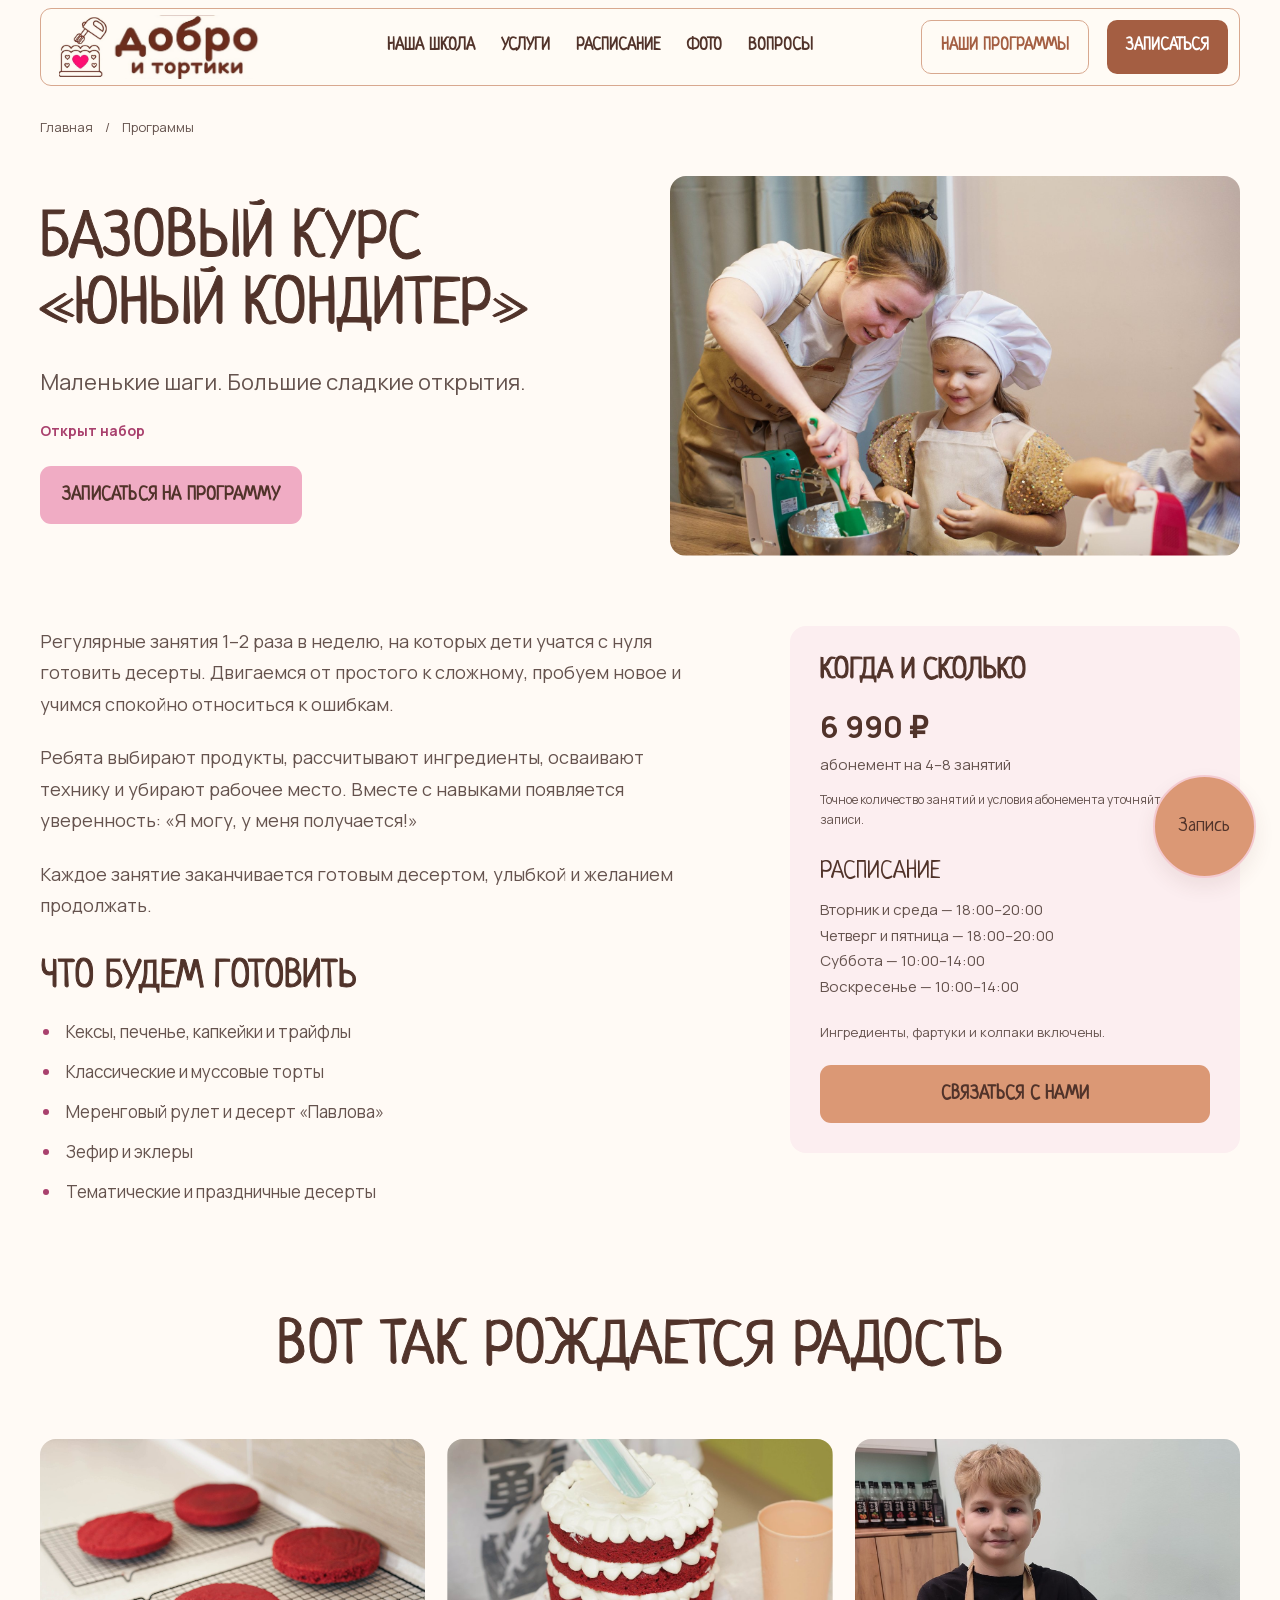
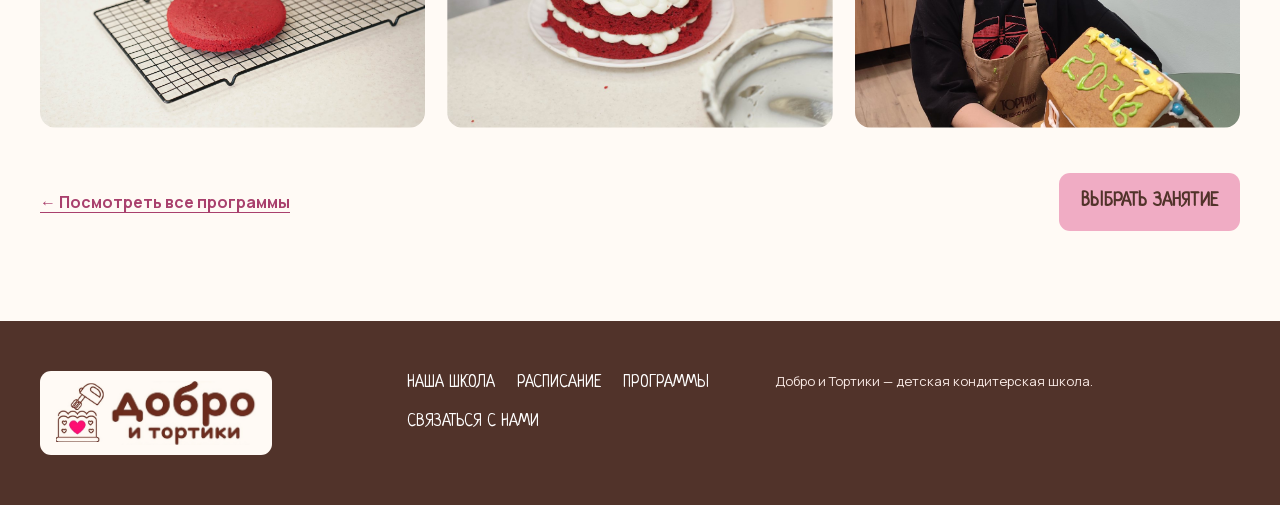
<file: course.html>
<!DOCTYPE html><html lang="ru"><head>
  <meta charset="utf-8">
  <meta name="viewport" content="width=device-width, initial-scale=1">
  <meta name="theme-color" content="#fffaf5">
  <meta name="description" content="От первого печенья до собственного торта. Учимся готовить с нуля в течение учебного года.">
  <title>Базовый курс «Юный кондитер» — Добро и Тортики</title>
  <link rel="preload" href="assets/fonts/neucha-cyrillic.woff2" as="font" type="font/woff2" crossorigin="">
  <link rel="preload" href="assets/fonts/manrope-cyrillic.woff2" as="font" type="font/woff2" crossorigin="">
  <link rel="stylesheet" href="styles.css?v=20260926j">
  <script src="script.js?v=20260926j" defer=""></script>
</head>
<body>
<a class="skip-link" href="#main">К содержимому</a>  <header class="site-header" id="top">
    <div class="header-inner container">
      <a class="brand" href="index.html#top" aria-label="Добро и Тортики — на главную">
        <span class="brand-emblem" aria-hidden="true"><img src="assets/client-logo.jpg" alt="" width="803" height="786"></span>
        <span class="brand-wordmark" aria-hidden="true"><img src="assets/client-logo.jpg" alt="" width="803" height="786"></span>
      </a>
      <nav class="main-nav" id="main-nav" aria-label="Главное меню">
        <a href="index.html#atmosphere">Наша школа</a>
        <a href="index.html#formats">Услуги</a>
        <a href="index.html#schedule">Расписание</a>
        <a href="index.html#gallery">Фото</a>
        <a href="index.html#questions">Вопросы</a>
      </nav>
      <a class="header-secondary" href="index.html#formats">Наши программы</a>
      <a class="header-action" href="index.html#contact">Записаться</a>
      <button class="menu-toggle" type="button" aria-label="Открыть меню" aria-controls="main-nav" aria-expanded="false"><span></span><span></span><span></span></button>
    </div>
  </header>

<main id="main" class="service-page"><div class="container">
<nav class="breadcrumbs" aria-label="Хлебные крошки"><a href="index.html">Главная</a><span aria-hidden="true">/</span><a href="index.html#formats">Программы</a></nav><section class="service-hero" aria-labelledby="service-title"><div class="service-heading">
<h1 id="service-title">Базовый курс «Юный кондитер»</h1>
<p class="service-lead">Маленькие шаги. Большие сладкие открытия.</p>
<p class="service-tag">Открыт набор</p>
<a class="button button-pink" href="index.html?program=course#contact">Записаться на программу</a>
</div>
<figure class="service-hero-photo"><img src="assets/photos/DSC07863.jpg" alt="Кондитер помогает ребёнку готовить" loading="eager" decoding="async" width="1600" height="1067"></figure></section><section class="service-info" aria-label="О программе"><div class="service-description">
<p>Регулярные занятия 1–2 раза в неделю, на которых дети учатся с нуля готовить десерты. Двигаемся от простого к сложному, пробуем новое и учимся спокойно относиться к ошибкам.</p>
<p>Ребята выбирают продукты, рассчитывают ингредиенты, осваивают технику и убирают рабочее место. Вместе с навыками появляется уверенность: «Я могу, у меня получается!»</p>
<p>Каждое занятие заканчивается готовым десертом, улыбкой и желанием продолжать.</p>
<h2>Что будем готовить</h2>
<ul>
<li>Кексы, печенье, капкейки и трайфлы</li>
<li>Классические и муссовые торты</li>
<li>Меренговый рулет и десерт «Павлова»</li>
<li>Зефир и эклеры</li>
<li>Тематические и праздничные десерты</li>
</ul>
</div>
<aside class="service-conditions"><h2>Когда и сколько</h2>
<p class="service-price">6 990 ₽</p>
<p>абонемент на 4–8 занятий</p>
<p class="small-print">Точное количество занятий и условия абонемента уточняйте при записи.</p>
<h3>Расписание</h3>
<p>Вторник и среда — 18:00–20:00<br>Четверг и пятница — 18:00–20:00<br>Суббота — 10:00–14:00<br>Воскресенье — 10:00–14:00</p>
<p class="included">Ингредиенты, фартуки и колпаки включены.</p>
<a class="button button-warm" href="index.html?program=course#contact">Связаться с нами</a></aside></section><section class="service-photo-section" aria-labelledby="service-photos-title"><h2 class="section-title center" id="service-photos-title">Вот так рождается радость</h2>
<div class="service-photos">
<figure class=""><img src="assets/photos/class-003.jpg" alt="Бисквитные коржи для торта «Красный бархат»" loading="lazy" decoding="async" width="1600" height="1067"></figure><figure class=""><img src="assets/photos/class-132.jpg" alt="Украшение торта кремом" loading="lazy" decoding="async" width="1067" height="1600"></figure><figure class=""><img src="assets/photos/gingerbread-139.jpg" alt="Юный кондитер со своим пряничным домиком" loading="lazy" decoding="async" width="1200" height="1600"></figure>
</div></section><div class="service-back">
<a class="text-link" href="index.html#formats">← Посмотреть все программы</a><a class="button button-pink" href="index.html?program=course#contact">Выбрать занятие</a>
</div>
</div></main><footer class="site-footer"><div class="container footer-grid">
<a href="index.html#top" class="brand footer-brand" aria-label="Добро и Тортики — на главную"><span class="brand-emblem" aria-hidden="true"><img src="assets/client-logo.jpg" alt="" width="803" height="786"></span>
        <span class="brand-wordmark" aria-hidden="true"><img src="assets/client-logo.jpg" alt="" width="803" height="786"></span></a><div class="footer-links">
<a href="index.html#atmosphere">Наша школа</a><a href="index.html#schedule">Расписание</a><a href="index.html#formats">Программы</a><a href="index.html#contact">Связаться с нами</a>
</div>
<p>Добро и Тортики — детская кондитерская школа.</p>
</div></footer><a class="floating-booking" href="index.html#contact">Запись</a>


</body></html>
</file>
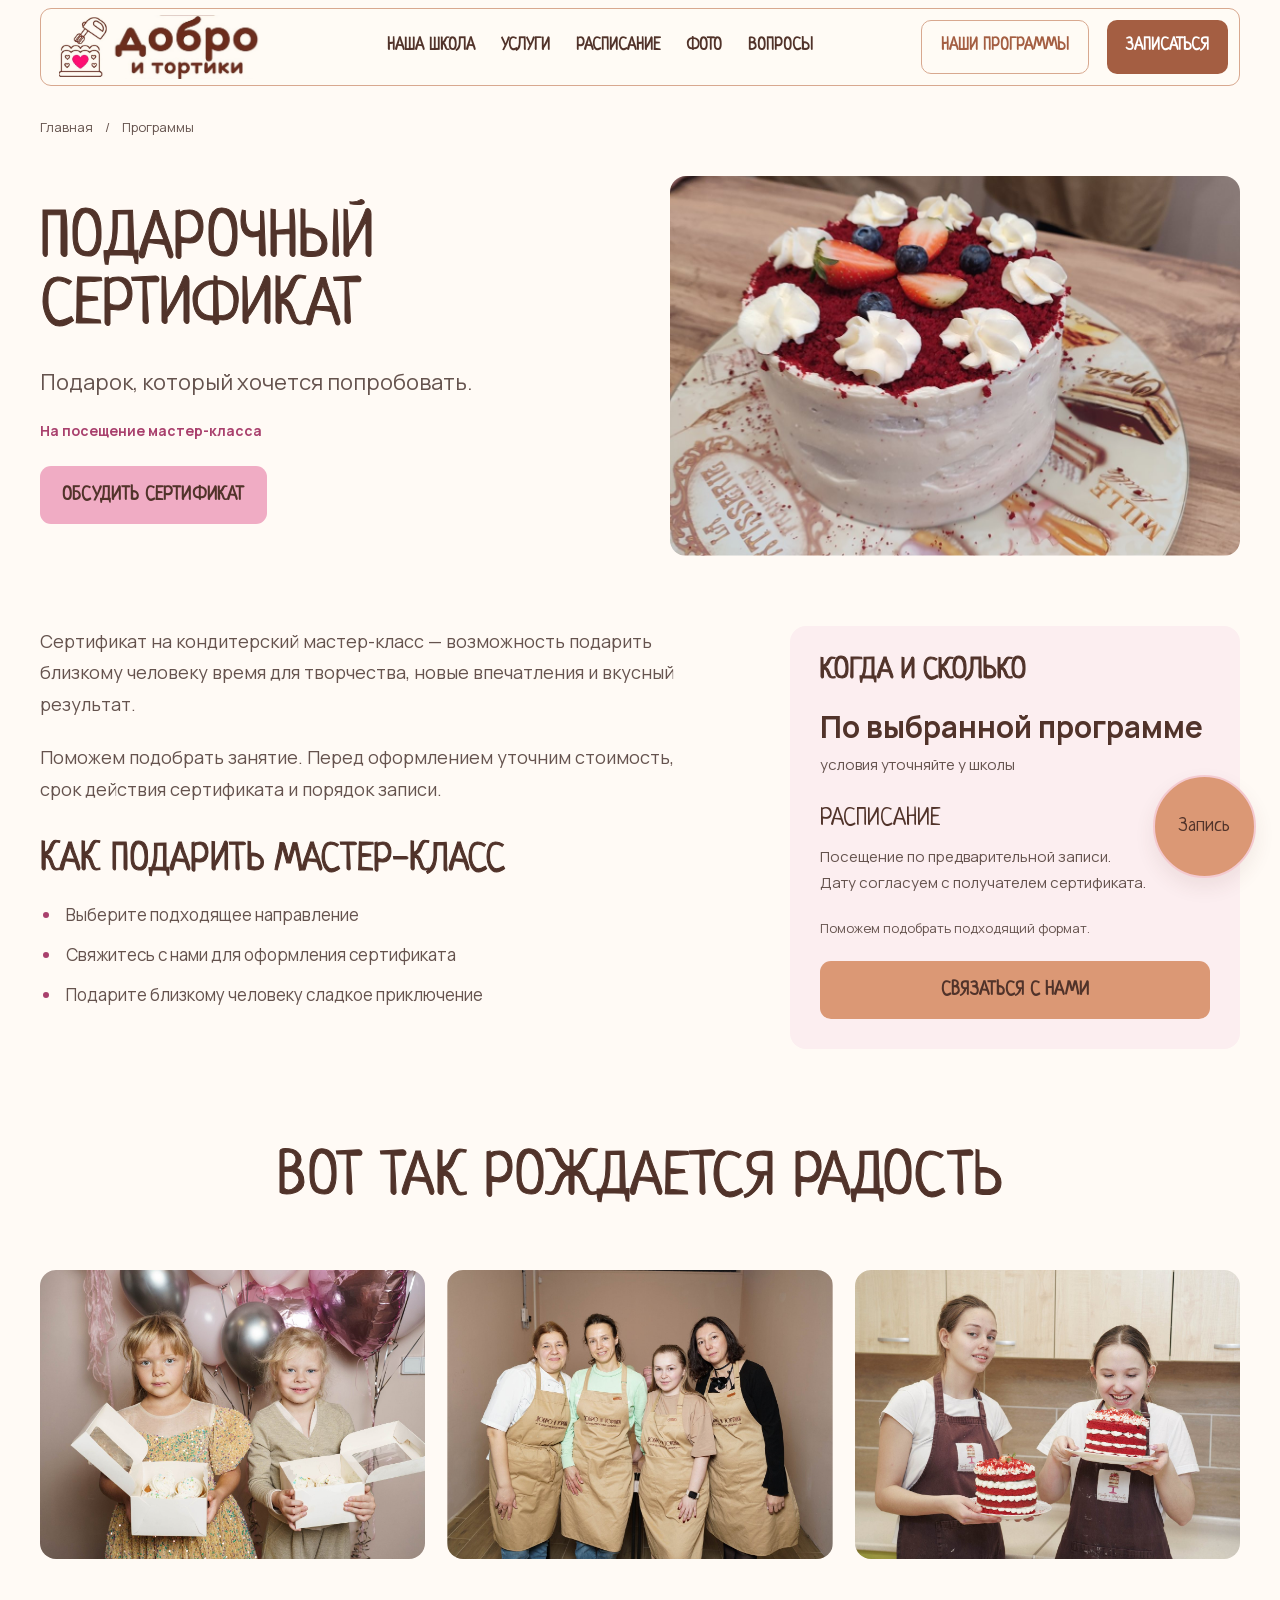
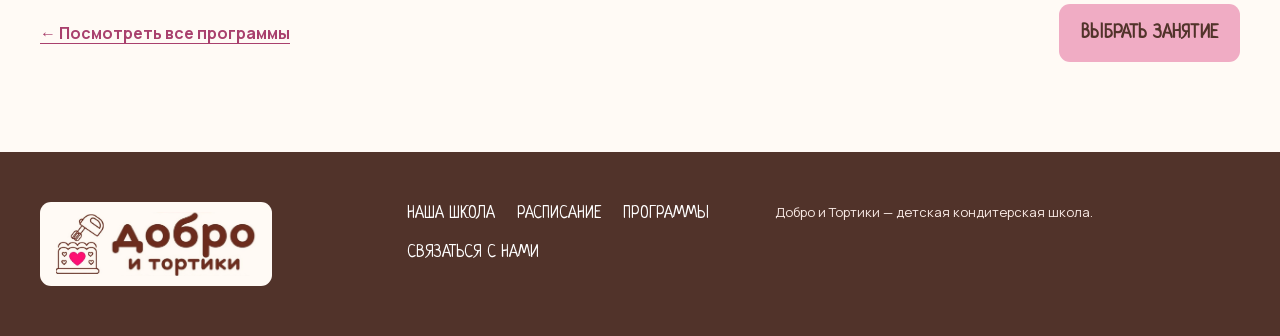
<file: gift.html>
<!DOCTYPE html><html lang="ru"><head>
  <meta charset="utf-8">
  <meta name="viewport" content="width=device-width, initial-scale=1">
  <meta name="theme-color" content="#fffaf5">
  <meta name="description" content="Подарите близкому человеку новый опыт и десерт, сделанный своими руками.">
  <title>Подарочный сертификат — Добро и Тортики</title>
  <link rel="preload" href="assets/fonts/neucha-cyrillic.woff2" as="font" type="font/woff2" crossorigin="">
  <link rel="preload" href="assets/fonts/manrope-cyrillic.woff2" as="font" type="font/woff2" crossorigin="">
  <link rel="stylesheet" href="styles.css?v=20260926j">
  <script src="script.js?v=20260926j" defer=""></script>
</head>
<body>
<a class="skip-link" href="#main">К содержимому</a>  <header class="site-header" id="top">
    <div class="header-inner container">
      <a class="brand" href="index.html#top" aria-label="Добро и Тортики — на главную">
        <span class="brand-emblem" aria-hidden="true"><img src="assets/client-logo.jpg" alt="" width="803" height="786"></span>
        <span class="brand-wordmark" aria-hidden="true"><img src="assets/client-logo.jpg" alt="" width="803" height="786"></span>
      </a>
      <nav class="main-nav" id="main-nav" aria-label="Главное меню">
        <a href="index.html#atmosphere">Наша школа</a>
        <a href="index.html#formats">Услуги</a>
        <a href="index.html#schedule">Расписание</a>
        <a href="index.html#gallery">Фото</a>
        <a href="index.html#questions">Вопросы</a>
      </nav>
      <a class="header-secondary" href="index.html#formats">Наши программы</a>
      <a class="header-action" href="index.html#contact">Записаться</a>
      <button class="menu-toggle" type="button" aria-label="Открыть меню" aria-controls="main-nav" aria-expanded="false"><span></span><span></span><span></span></button>
    </div>
  </header>

<main id="main" class="service-page"><div class="container">
<nav class="breadcrumbs" aria-label="Хлебные крошки"><a href="index.html">Главная</a><span aria-hidden="true">/</span><a href="index.html#formats">Программы</a></nav><section class="service-hero" aria-labelledby="service-title"><div class="service-heading">
<h1 id="service-title">Подарочный сертификат</h1>
<p class="service-lead">Подарок, который хочется попробовать.</p>
<p class="service-tag">На посещение мастер-класса</p>
<a class="button button-pink" href="index.html?program=gift#contact">Обсудить сертификат</a>
</div>
<figure class="service-hero-photo"><img src="assets/photos/velvet-032.jpg" alt="Торт с ягодами, приготовленный на мастер-классе" loading="eager" decoding="async" width="1200" height="1600"></figure></section><section class="service-info" aria-label="О программе"><div class="service-description">
<p>Сертификат на кондитерский мастер-класс — возможность подарить близкому человеку время для творчества, новые впечатления и вкусный результат.</p>
<p>Поможем подобрать занятие. Перед оформлением уточним стоимость, срок действия сертификата и порядок записи.</p>
<h2>Как подарить мастер-класс</h2>
<ul>
<li>Выберите подходящее направление</li>
<li>Свяжитесь с нами для оформления сертификата</li>
<li>Подарите близкому человеку сладкое приключение</li>
</ul>
</div>
<aside class="service-conditions"><h2>Когда и сколько</h2>
<p class="service-price">По выбранной программе</p>
<p>условия уточняйте у школы</p>
<h3>Расписание</h3>
<p>Посещение по предварительной записи.<br>Дату согласуем с получателем сертификата.</p>
<p class="included">Поможем подобрать подходящий формат.</p>
<a class="button button-warm" href="index.html?program=gift#contact">Связаться с нами</a></aside></section><section class="service-photo-section" aria-labelledby="service-photos-title"><h2 class="section-title center" id="service-photos-title">Вот так рождается радость</h2>
<div class="service-photos">
<figure class=""><img src="assets/photos/DSC08763.jpg" alt="Участницы с коробочками приготовленных капкейков" loading="lazy" decoding="async" width="1600" height="1067"></figure><figure class=""><img src="assets/photos/meringue-042.jpg" alt="Участницы с Анастасией после занятия" loading="lazy" decoding="async" width="1600" height="1067"></figure><figure class=""><img src="assets/photos/class-162.jpg" alt="Девушки радуются своим готовым тортам" loading="lazy" decoding="async" width="1600" height="1067"></figure>
</div></section><div class="service-back">
<a class="text-link" href="index.html#formats">← Посмотреть все программы</a><a class="button button-pink" href="index.html?program=gift#contact">Выбрать занятие</a>
</div>
</div></main><footer class="site-footer"><div class="container footer-grid">
<a href="index.html#top" class="brand footer-brand" aria-label="Добро и Тортики — на главную"><span class="brand-emblem" aria-hidden="true"><img src="assets/client-logo.jpg" alt="" width="803" height="786"></span>
        <span class="brand-wordmark" aria-hidden="true"><img src="assets/client-logo.jpg" alt="" width="803" height="786"></span></a><div class="footer-links">
<a href="index.html#atmosphere">Наша школа</a><a href="index.html#schedule">Расписание</a><a href="index.html#formats">Программы</a><a href="index.html#contact">Связаться с нами</a>
</div>
<p>Добро и Тортики — детская кондитерская школа.</p>
</div></footer><a class="floating-booking" href="index.html#contact">Запись</a>


</body></html>
</file>
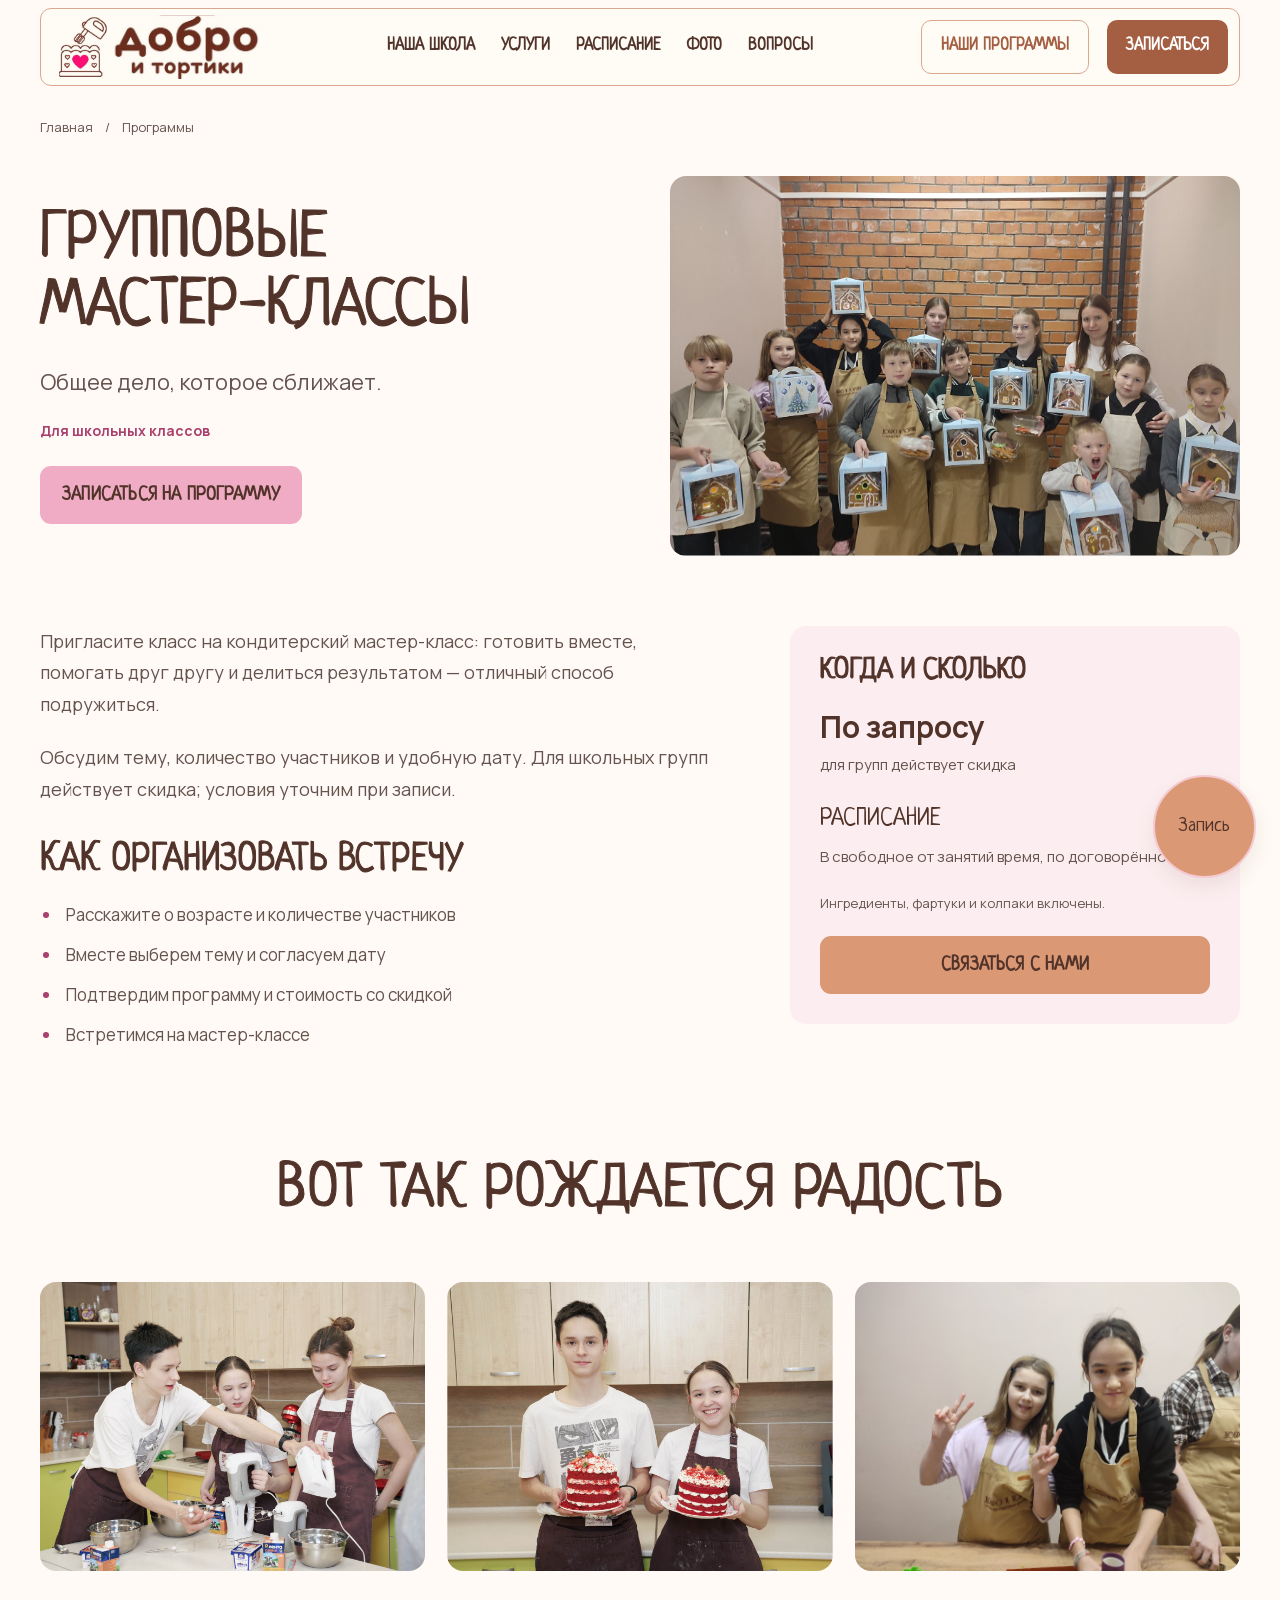
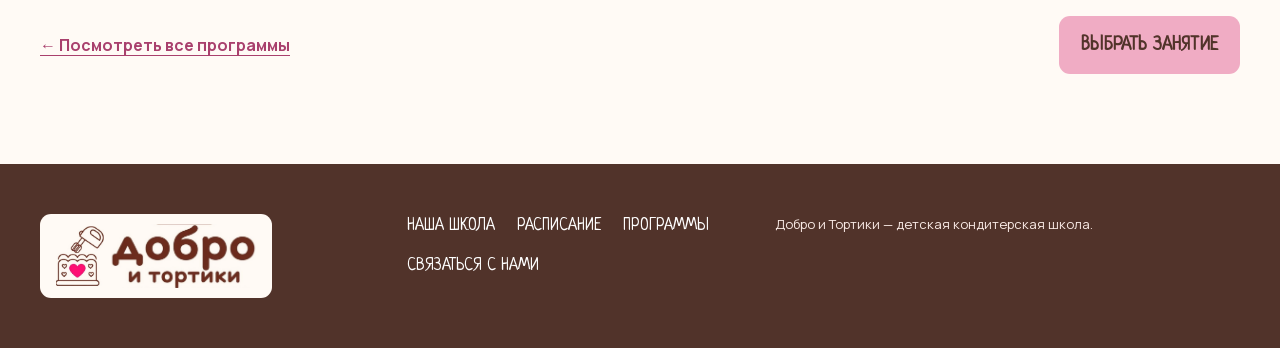
<file: groups.html>
<!DOCTYPE html><html lang="ru"><head>
  <meta charset="utf-8">
  <meta name="viewport" content="width=device-width, initial-scale=1">
  <meta name="theme-color" content="#fffaf5">
  <meta name="description" content="Вкусный способ провести время всем классом и узнать друг друга лучше.">
  <title>Групповые мастер-классы — Добро и Тортики</title>
  <link rel="preload" href="assets/fonts/neucha-cyrillic.woff2" as="font" type="font/woff2" crossorigin="">
  <link rel="preload" href="assets/fonts/manrope-cyrillic.woff2" as="font" type="font/woff2" crossorigin="">
  <link rel="stylesheet" href="styles.css?v=20260926j">
  <script src="script.js?v=20260926j" defer=""></script>
</head>
<body>
<a class="skip-link" href="#main">К содержимому</a>  <header class="site-header" id="top">
    <div class="header-inner container">
      <a class="brand" href="index.html#top" aria-label="Добро и Тортики — на главную">
        <span class="brand-emblem" aria-hidden="true"><img src="assets/client-logo.jpg" alt="" width="803" height="786"></span>
        <span class="brand-wordmark" aria-hidden="true"><img src="assets/client-logo.jpg" alt="" width="803" height="786"></span>
      </a>
      <nav class="main-nav" id="main-nav" aria-label="Главное меню">
        <a href="index.html#atmosphere">Наша школа</a>
        <a href="index.html#formats">Услуги</a>
        <a href="index.html#schedule">Расписание</a>
        <a href="index.html#gallery">Фото</a>
        <a href="index.html#questions">Вопросы</a>
      </nav>
      <a class="header-secondary" href="index.html#formats">Наши программы</a>
      <a class="header-action" href="index.html#contact">Записаться</a>
      <button class="menu-toggle" type="button" aria-label="Открыть меню" aria-controls="main-nav" aria-expanded="false"><span></span><span></span><span></span></button>
    </div>
  </header>

<main id="main" class="service-page"><div class="container">
<nav class="breadcrumbs" aria-label="Хлебные крошки"><a href="index.html">Главная</a><span aria-hidden="true">/</span><a href="index.html#formats">Программы</a></nav><section class="service-hero" aria-labelledby="service-title"><div class="service-heading">
<h1 id="service-title">Групповые мастер-классы</h1>
<p class="service-lead">Общее дело, которое сближает.</p>
<p class="service-tag">Для школьных классов</p>
<a class="button button-pink" href="index.html?program=groups#contact">Записаться на программу</a>
</div>
<figure class="service-hero-photo"><img src="assets/photos/gingerbread-081.jpg" alt="Группа школьников с готовыми пряничными домиками" loading="eager" decoding="async" width="1600" height="1200"></figure></section><section class="service-info" aria-label="О программе"><div class="service-description">
<p>Пригласите класс на кондитерский мастер-класс: готовить вместе, помогать друг другу и делиться результатом — отличный способ подружиться.</p>
<p>Обсудим тему, количество участников и удобную дату. Для школьных групп действует скидка; условия уточним при записи.</p>
<h2>Как организовать встречу</h2>
<ul>
<li>Расскажите о возрасте и количестве участников</li>
<li>Вместе выберем тему и согласуем дату</li>
<li>Подтвердим программу и стоимость со скидкой</li>
<li>Встретимся на мастер-классе</li>
</ul>
</div>
<aside class="service-conditions"><h2>Когда и сколько</h2>
<p class="service-price">По запросу</p>
<p>для групп действует скидка</p>
<h3>Расписание</h3>
<p>В свободное от занятий время, по договорённости.</p>
<p class="included">Ингредиенты, фартуки и колпаки включены.</p>
<a class="button button-warm" href="index.html?program=groups#contact">Связаться с нами</a></aside></section><section class="service-photo-section" aria-labelledby="service-photos-title"><h2 class="section-title center" id="service-photos-title">Вот так рождается радость</h2>
<div class="service-photos">
<figure class=""><img src="assets/photos/class-058.jpg" alt="Участники вместе готовят крем" loading="lazy" decoding="async" width="1600" height="1067"></figure><figure class=""><img src="assets/photos/class-154.jpg" alt="Участники с тортами «Красный бархат»" loading="lazy" decoding="async" width="1600" height="1067"></figure><figure class=""><img src="assets/photos/gingerbread-057.jpg" alt="Две участницы на занятии по пряничным домикам" loading="lazy" decoding="async" width="1600" height="1200"></figure>
</div></section><div class="service-back">
<a class="text-link" href="index.html#formats">← Посмотреть все программы</a><a class="button button-pink" href="index.html?program=groups#contact">Выбрать занятие</a>
</div>
</div></main><footer class="site-footer"><div class="container footer-grid">
<a href="index.html#top" class="brand footer-brand" aria-label="Добро и Тортики — на главную"><span class="brand-emblem" aria-hidden="true"><img src="assets/client-logo.jpg" alt="" width="803" height="786"></span>
        <span class="brand-wordmark" aria-hidden="true"><img src="assets/client-logo.jpg" alt="" width="803" height="786"></span></a><div class="footer-links">
<a href="index.html#atmosphere">Наша школа</a><a href="index.html#schedule">Расписание</a><a href="index.html#formats">Программы</a><a href="index.html#contact">Связаться с нами</a>
</div>
<p>Добро и Тортики — детская кондитерская школа.</p>
</div></footer><a class="floating-booking" href="index.html#contact">Запись</a>


</body></html>
</file>
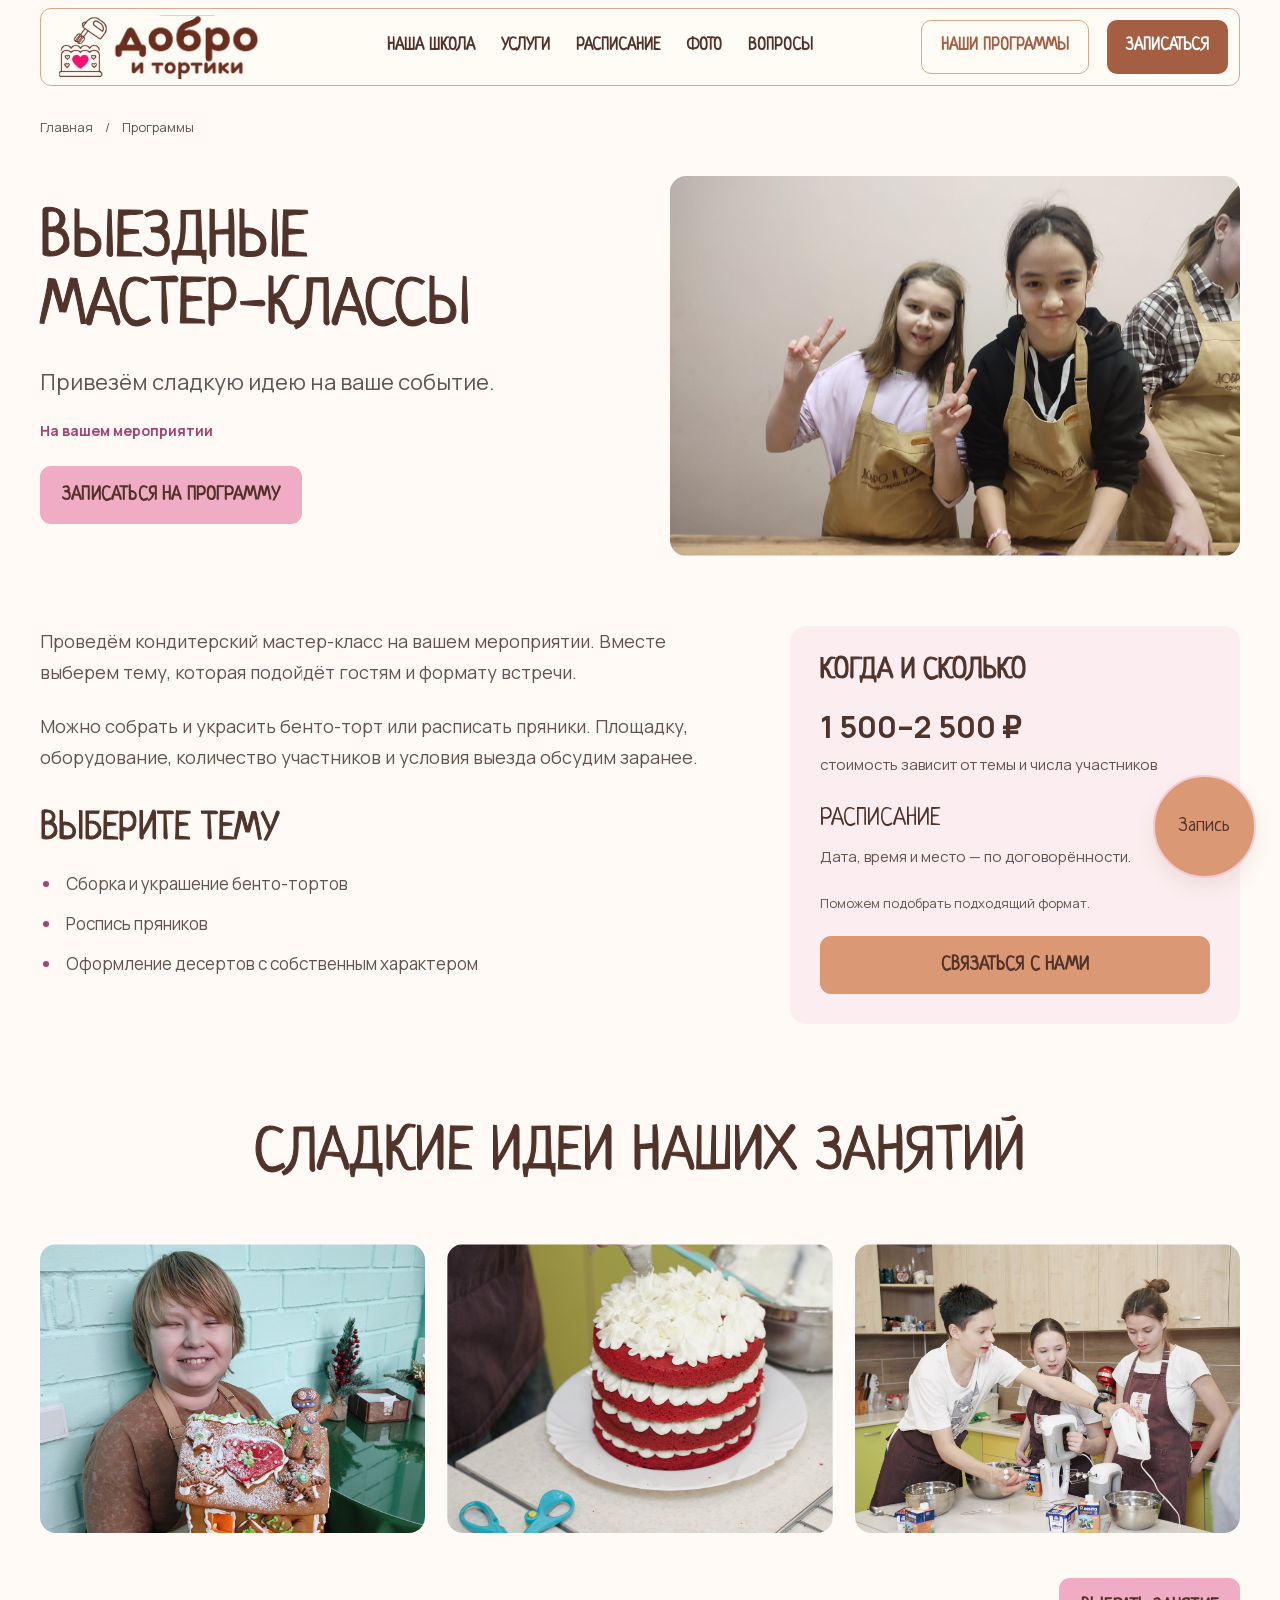
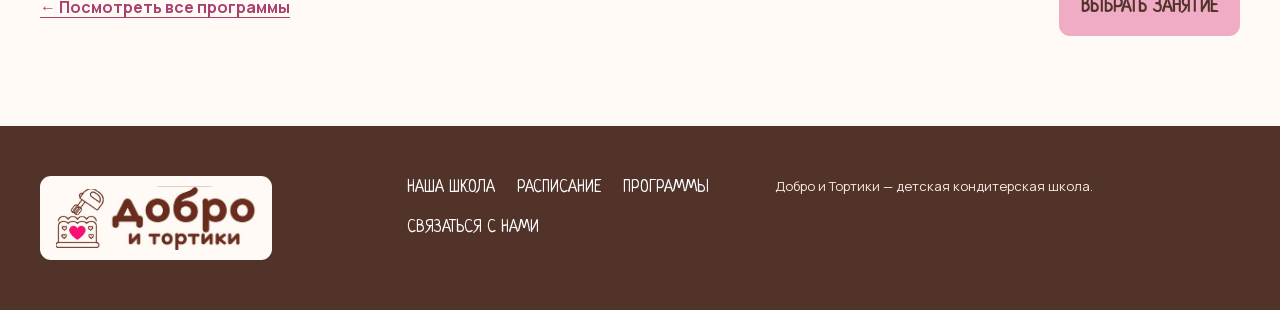
<file: offsite.html>
<!DOCTYPE html><html lang="ru"><head>
  <meta charset="utf-8">
  <meta name="viewport" content="width=device-width, initial-scale=1">
  <meta name="theme-color" content="#fffaf5">
  <meta name="description" content="Сладкое творчество там, где проходит ваш праздник.">
  <title>Выездные мастер-классы — Добро и Тортики</title>
  <link rel="preload" href="assets/fonts/neucha-cyrillic.woff2" as="font" type="font/woff2" crossorigin="">
  <link rel="preload" href="assets/fonts/manrope-cyrillic.woff2" as="font" type="font/woff2" crossorigin="">
  <link rel="stylesheet" href="styles.css?v=20260926j">
  <script src="script.js?v=20260926j" defer=""></script>
</head>
<body>
<a class="skip-link" href="#main">К содержимому</a>  <header class="site-header" id="top">
    <div class="header-inner container">
      <a class="brand" href="index.html#top" aria-label="Добро и Тортики — на главную">
        <span class="brand-emblem" aria-hidden="true"><img src="assets/client-logo.jpg" alt="" width="803" height="786"></span>
        <span class="brand-wordmark" aria-hidden="true"><img src="assets/client-logo.jpg" alt="" width="803" height="786"></span>
      </a>
      <nav class="main-nav" id="main-nav" aria-label="Главное меню">
        <a href="index.html#atmosphere">Наша школа</a>
        <a href="index.html#formats">Услуги</a>
        <a href="index.html#schedule">Расписание</a>
        <a href="index.html#gallery">Фото</a>
        <a href="index.html#questions">Вопросы</a>
      </nav>
      <a class="header-secondary" href="index.html#formats">Наши программы</a>
      <a class="header-action" href="index.html#contact">Записаться</a>
      <button class="menu-toggle" type="button" aria-label="Открыть меню" aria-controls="main-nav" aria-expanded="false"><span></span><span></span><span></span></button>
    </div>
  </header>

<main id="main" class="service-page"><div class="container">
<nav class="breadcrumbs" aria-label="Хлебные крошки"><a href="index.html">Главная</a><span aria-hidden="true">/</span><a href="index.html#formats">Программы</a></nav><section class="service-hero" aria-labelledby="service-title"><div class="service-heading">
<h1 id="service-title">Выездные мастер-классы</h1>
<p class="service-lead">Привезём сладкую идею на ваше событие.</p>
<p class="service-tag">На вашем мероприятии</p>
<a class="button button-pink" href="index.html?program=offsite#contact">Записаться на программу</a>
</div>
<figure class="service-hero-photo"><img src="assets/photos/gingerbread-057.jpg" alt="Участницы украшают пряничные домики" loading="eager" decoding="async" width="1600" height="1200"></figure></section><section class="service-info" aria-label="О программе"><div class="service-description">
<p>Проведём кондитерский мастер-класс на вашем мероприятии. Вместе выберем тему, которая подойдёт гостям и формату встречи.</p>
<p>Можно собрать и украсить бенто-торт или расписать пряники. Площадку, оборудование, количество участников и условия выезда обсудим заранее.</p>
<h2>Выберите тему</h2>
<ul>
<li>Сборка и украшение бенто-тортов</li>
<li>Роспись пряников</li>
<li>Оформление десертов с собственным характером</li>
</ul>
</div>
<aside class="service-conditions"><h2>Когда и сколько</h2>
<p class="service-price">1 500–2 500 ₽</p>
<p>стоимость зависит от темы и числа участников</p>
<h3>Расписание</h3>
<p>Дата, время и место — по договорённости.</p>
<p class="included">Поможем подобрать подходящий формат.</p>
<a class="button button-warm" href="index.html?program=offsite#contact">Связаться с нами</a></aside></section><section class="service-photo-section" aria-labelledby="service-photos-title"><h2 class="section-title center" id="service-photos-title">Сладкие идеи наших занятий</h2>
<div class="service-photos">
<figure class=""><img src="assets/photos/gingerbread-117.jpg" alt="Участник с украшенным пряничным домиком" loading="lazy" decoding="async" width="1200" height="1600"></figure><figure class=""><img src="assets/photos/class-136.jpg" alt="Украшаем торт «Красный бархат» кремом" loading="lazy" decoding="async" width="1200" height="1800"></figure><figure class=""><img src="assets/photos/class-058.jpg" alt="Преподаватель помогает участникам готовить" loading="lazy" decoding="async" width="1600" height="1067"></figure>
</div></section><div class="service-back">
<a class="text-link" href="index.html#formats">← Посмотреть все программы</a><a class="button button-pink" href="index.html?program=offsite#contact">Выбрать занятие</a>
</div>
</div></main><footer class="site-footer"><div class="container footer-grid">
<a href="index.html#top" class="brand footer-brand" aria-label="Добро и Тортики — на главную"><span class="brand-emblem" aria-hidden="true"><img src="assets/client-logo.jpg" alt="" width="803" height="786"></span>
        <span class="brand-wordmark" aria-hidden="true"><img src="assets/client-logo.jpg" alt="" width="803" height="786"></span></a><div class="footer-links">
<a href="index.html#atmosphere">Наша школа</a><a href="index.html#schedule">Расписание</a><a href="index.html#formats">Программы</a><a href="index.html#contact">Связаться с нами</a>
</div>
<p>Добро и Тортики — детская кондитерская школа.</p>
</div></footer><a class="floating-booking" href="index.html#contact">Запись</a>


</body></html>
</file>
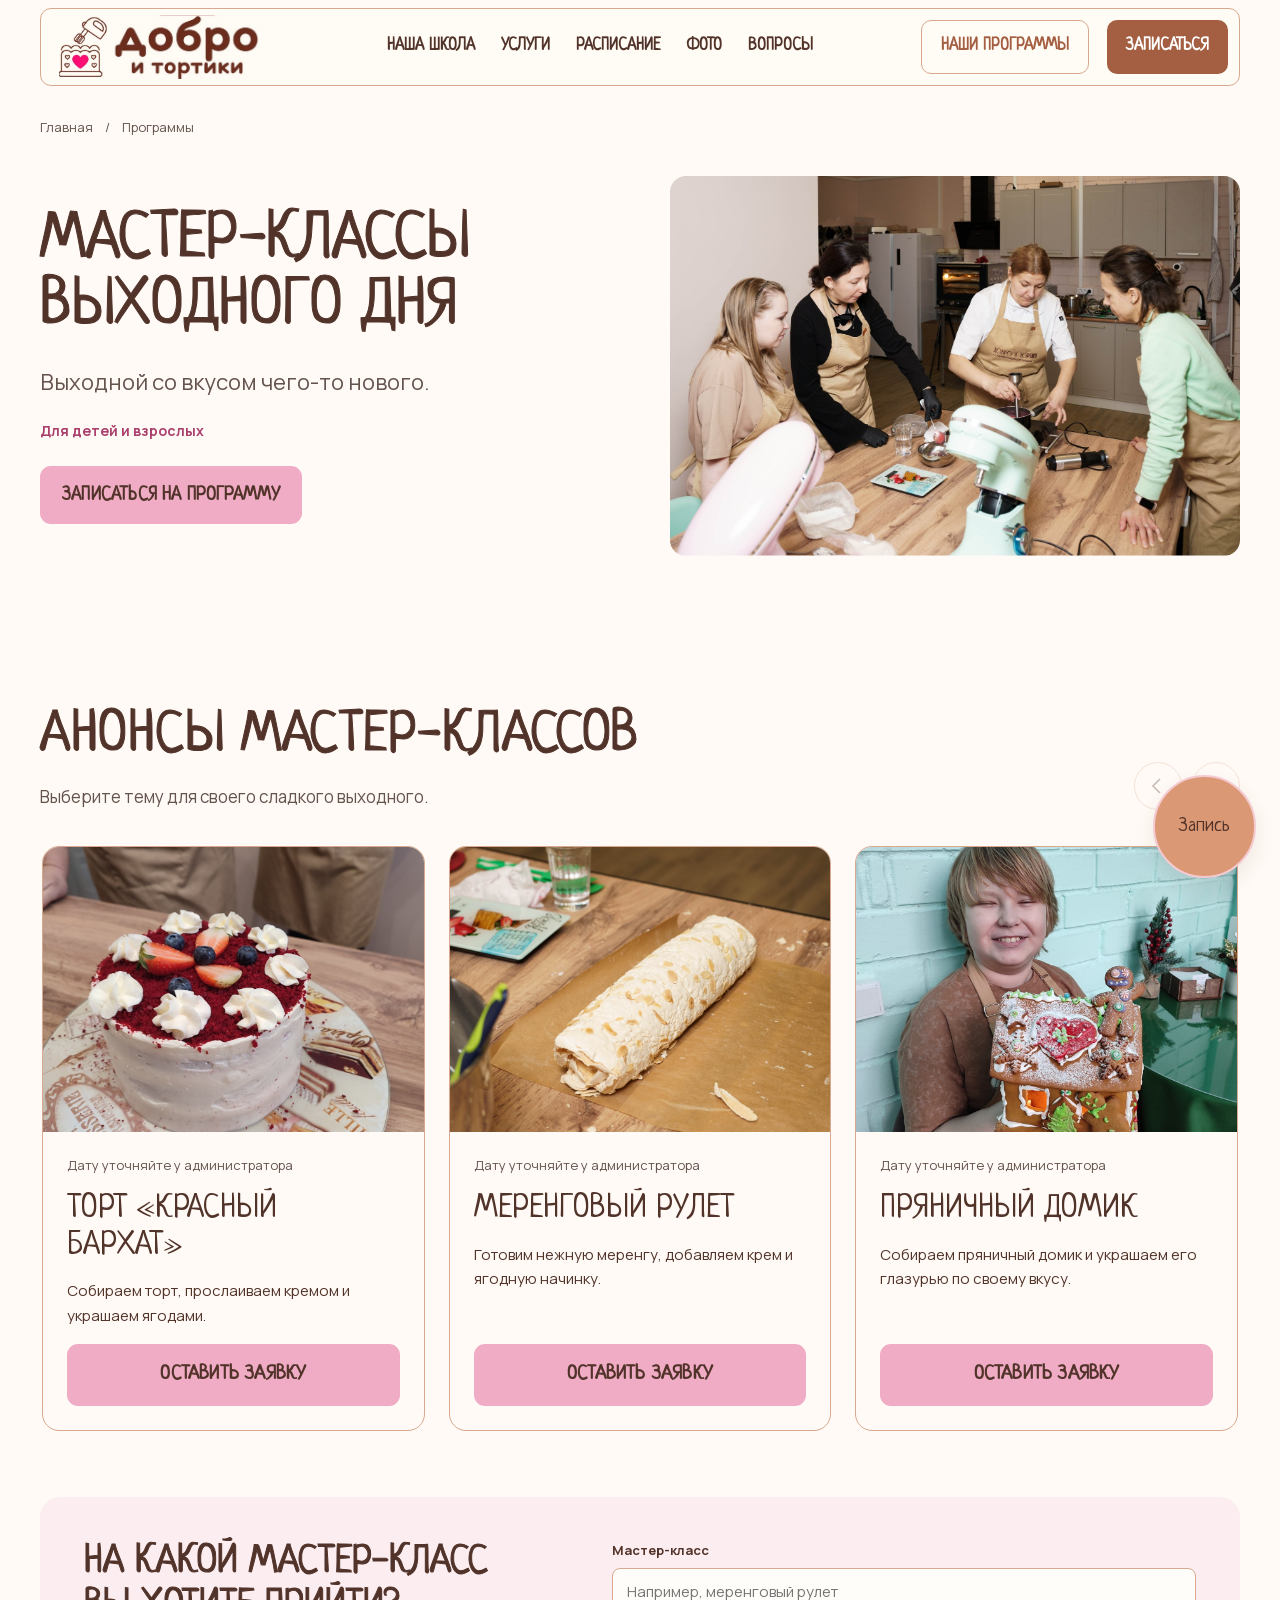
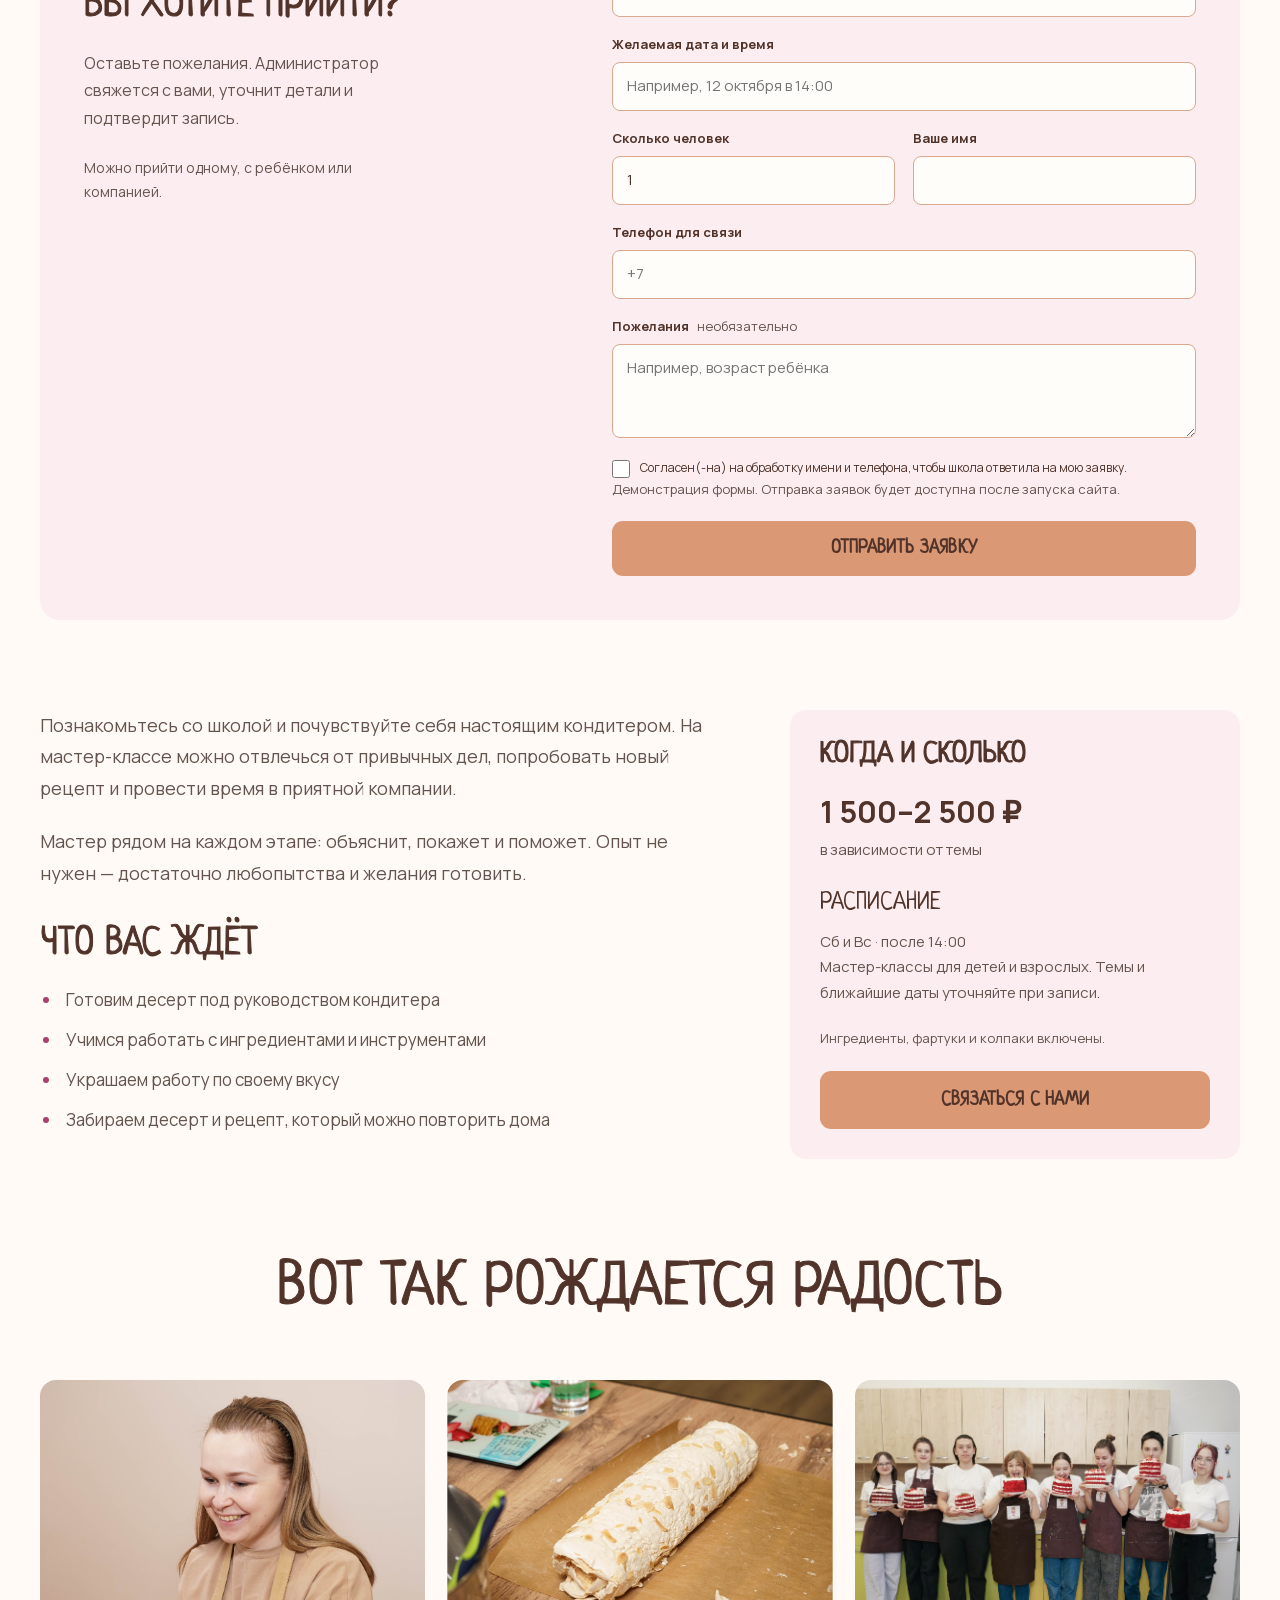
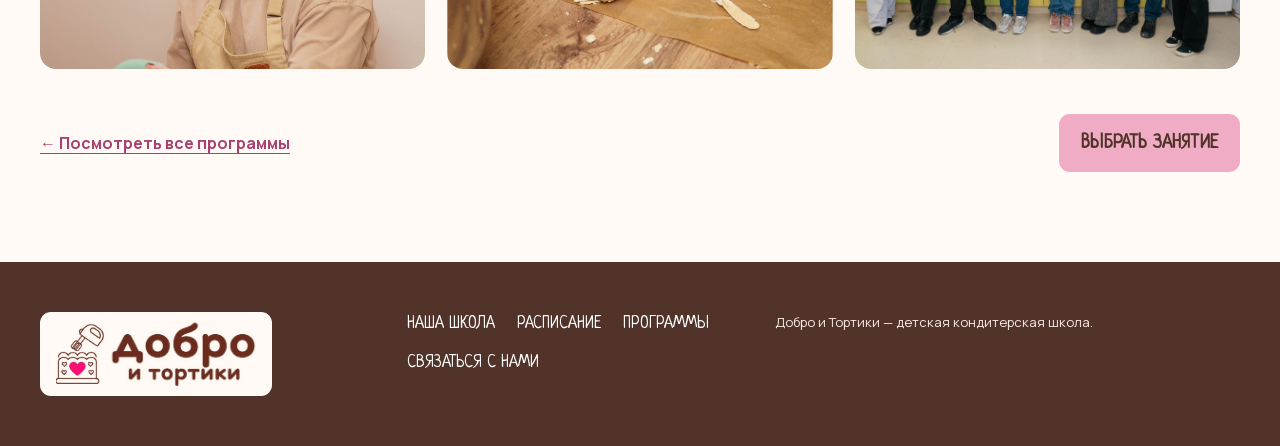
<file: weekend.html>
<!DOCTYPE html><html lang="ru"><head>
  <meta charset="utf-8">
  <meta name="viewport" content="width=device-width, initial-scale=1">
  <meta name="theme-color" content="#fffaf5">
  <meta name="description" content="Новый десерт, приятная компания и несколько часов для творчества.">
  <title>Мастер-классы выходного дня — Добро и Тортики</title>
  <link rel="preload" href="assets/fonts/neucha-cyrillic.woff2" as="font" type="font/woff2" crossorigin="">
  <link rel="preload" href="assets/fonts/manrope-cyrillic.woff2" as="font" type="font/woff2" crossorigin="">
  <link rel="stylesheet" href="styles.css?v=20260926j">
  <script src="script.js?v=20260926j" defer=""></script>
<link rel="stylesheet" href="workshops.css"><script src="workshops.js" defer=""></script></head>
<body>
<a class="skip-link" href="#main">К содержимому</a>  <header class="site-header" id="top">
    <div class="header-inner container">
      <a class="brand" href="index.html#top" aria-label="Добро и Тортики — на главную">
        <span class="brand-emblem" aria-hidden="true"><img src="assets/client-logo.jpg" alt="" width="803" height="786"></span>
        <span class="brand-wordmark" aria-hidden="true"><img src="assets/client-logo.jpg" alt="" width="803" height="786"></span>
      </a>
      <nav class="main-nav" id="main-nav" aria-label="Главное меню">
        <a href="index.html#atmosphere">Наша школа</a>
        <a href="index.html#formats">Услуги</a>
        <a href="index.html#schedule">Расписание</a>
        <a href="index.html#gallery">Фото</a>
        <a href="index.html#questions">Вопросы</a>
      </nav>
      <a class="header-secondary" href="index.html#formats">Наши программы</a>
      <a class="header-action" href="#workshop-request">Записаться</a>
      <button class="menu-toggle" type="button" aria-label="Открыть меню" aria-controls="main-nav" aria-expanded="false"><span></span><span></span><span></span></button>
    </div>
  </header>

<main id="main" class="service-page"><div class="container">
<nav class="breadcrumbs" aria-label="Хлебные крошки"><a href="index.html">Главная</a><span aria-hidden="true">/</span><a href="index.html#formats">Программы</a></nav><section class="service-hero" aria-labelledby="service-title"><div class="service-heading">
<h1 id="service-title">Мастер-классы выходного дня</h1>
<p class="service-lead">Выходной со вкусом чего-то нового.</p>
<p class="service-tag">Для детей и взрослых</p>
<a class="button button-pink" href="#workshop-request">Записаться на программу</a>
</div>
<figure class="service-hero-photo"><img src="assets/photos/meringue-015.jpg" alt="Анастасия объясняет участницам этап приготовления" loading="eager" decoding="async" width="1600" height="1067"></figure></section><section id="workshops" class="workshops-section" aria-labelledby="workshops-title"><div class="workshops-inner"><div class="workshops-heading"><div><h2 id="workshops-title" class="section-title">Анонсы мастер-классов</h2><p>Выберите тему для своего сладкого выходного.</p></div><div class="workshops-arrows"><button type="button" data-slide="prev" aria-label="Предыдущие мастер-классы" aria-controls="workshops-track"><svg width="24" height="24" viewBox="0 0 24 24" fill="none" stroke="currentColor" stroke-width="1.7" aria-hidden="true"><path d="M14 5l-7 7 7 7"></path></svg></button><button type="button" data-slide="next" aria-label="Следующие мастер-классы" aria-controls="workshops-track"><svg width="24" height="24" viewBox="0 0 24 24" fill="none" stroke="currentColor" stroke-width="1.7" aria-hidden="true"><path d="M10 5l7 7-7 7"></path></svg></button></div></div>
 <div id="workshops-track" class="workshops-track" tabindex="0" role="region" aria-label="Анонсы, прокручиваемый список"><article class="workshop-card"><img src="assets/photos/velvet-032.jpg" alt="Торт «Красный бархат» с ягодами" width="800" height="600" loading="lazy" style="object-position:50% 47%"><div class="workshop-card-body"><p class="workshop-date">Дату уточняйте у администратора</p><h3>Торт «Красный бархат»</h3><p class="workshop-description">Собираем торт, прослаиваем кремом и украшаем ягодами.</p><a class="button button-pink" href="#workshop-request" data-workshop-title="Торт «Красный бархат»" data-workshop-when="">Оставить заявку</a></div></article><article class="workshop-card"><img src="assets/photos/meringue-036.jpg" alt="Готовый меренговый рулет" width="800" height="600" loading="lazy" style="object-position:50% 50%"><div class="workshop-card-body"><p class="workshop-date">Дату уточняйте у администратора</p><h3>Меренговый рулет</h3><p class="workshop-description">Готовим нежную меренгу, добавляем крем и ягодную начинку.</p><a class="button button-pink" href="#workshop-request" data-workshop-title="Меренговый рулет" data-workshop-when="">Оставить заявку</a></div></article><article class="workshop-card"><img src="assets/photos/gingerbread-117.jpg" alt="Участник с украшенным пряничным домиком" width="800" height="600" loading="lazy" style="object-position:50% 50%"><div class="workshop-card-body"><p class="workshop-date">Дату уточняйте у администратора</p><h3>Пряничный домик</h3><p class="workshop-description">Собираем пряничный домик и украшаем его глазурью по своему вкусу.</p><a class="button button-pink" href="#workshop-request" data-workshop-title="Пряничный домик" data-workshop-when="">Оставить заявку</a></div></article></div>
 <div class="workshop-request" id="workshop-request"><div class="workshop-request-copy"><h2>На какой мастер-класс<br>вы хотите прийти?</h2><p>Оставьте пожелания. Администратор свяжется с вами, уточнит детали и подтвердит запись.</p><p class="workshop-request-hint">Можно прийти одному, с ребёнком или компанией.</p></div>
 <form id="workshop-form" class="workshop-form" method="post" action="#workshop-request" data-static-preview="true">
 <div class="workshop-form-fields"><label class="workshop-wide">Мастер-класс<input name="workshop" maxlength="150" placeholder="Например, меренговый рулет" required=""></label><label class="workshop-wide">Желаемая дата и время<input name="when" maxlength="150" placeholder="Например, 12 октября в 14:00" required=""></label><label>Сколько человек<input name="people" type="number" min="1" max="100" value="1" inputmode="numeric" required=""></label><label>Ваше имя<input name="name" autocomplete="given-name" maxlength="100" minlength="2" required=""></label><label class="workshop-wide">Телефон для связи<input name="phone" type="tel" autocomplete="tel" maxlength="40" placeholder="+7" required=""></label><label class="workshop-wide">Пожелания <span class="optional-label">необязательно</span><textarea name="note" maxlength="1500" rows="3" placeholder="Например, возраст ребёнка"></textarea></label></div>
 <div class="workshop-trap" aria-hidden="true"><label>Сайт<input name="website" tabindex="-1" autocomplete="off"></label></div>
 <label class="workshop-consent"><input name="consent" type="checkbox" required=""><span>Согласен(-на) на обработку имени и телефона, чтобы школа ответила на мою заявку.</span></label>
 <p class="workshop-static-note">Демонстрация формы. Отправка заявок будет доступна после запуска сайта.</p><button type="submit" class="button button-warm" disabled="">Отправить заявку</button><p class="workshop-form-status" role="status" aria-live="polite"></p><noscript><p>Это просмотр формы. Заявки здесь не отправляются.</p></noscript></form>
 </div></div></section><section class="service-info" aria-label="О программе"><div class="service-description">
<p>Познакомьтесь со школой и почувствуйте себя настоящим кондитером. На мастер-классе можно отвлечься от привычных дел, попробовать новый рецепт и провести время в приятной компании.</p>
<p>Мастер рядом на каждом этапе: объяснит, покажет и поможет. Опыт не нужен — достаточно любопытства и желания готовить.</p>
<h2>Что вас ждёт</h2>
<ul>
<li>Готовим десерт под руководством кондитера</li>
<li>Учимся работать с ингредиентами и инструментами</li>
<li>Украшаем работу по своему вкусу</li>
<li>Забираем десерт и рецепт, который можно повторить дома</li>
</ul>
</div>
<aside class="service-conditions"><h2>Когда и сколько</h2>
<p class="service-price">1 500–2 500 ₽</p>
<p>в зависимости от темы</p>
<h3>Расписание</h3>
<p>Сб и Вс · после 14:00<br>Мастер-классы для детей и взрослых. Темы и ближайшие даты уточняйте при записи.</p>
<p class="included">Ингредиенты, фартуки и колпаки включены.</p>
<a class="button button-warm" href="#workshop-request">Связаться с нами</a></aside></section><section class="service-photo-section" aria-labelledby="service-photos-title"><h2 class="section-title center" id="service-photos-title">Вот так рождается радость</h2>
<div class="service-photos">
<figure class=""><img src="assets/photos/meringue-010.jpg" alt="Участница мастер-класса готовит меренгу" loading="lazy" decoding="async" width="1067" height="1600"></figure><figure class=""><img src="assets/photos/meringue-036.jpg" alt="Готовый меренговый рулет целиком" loading="lazy" decoding="async" width="1200" height="1800"></figure><figure class=""><img src="assets/photos/class-140.jpg" alt="Участники мастер-класса показывают приготовленные торты" loading="lazy" decoding="async" width="1800" height="1200"></figure>
</div></section><div class="service-back">
<a class="text-link" href="index.html#formats">← Посмотреть все программы</a><a class="button button-pink" href="#workshop-request">Выбрать занятие</a>
</div>
</div></main><footer class="site-footer"><div class="container footer-grid">
<a href="index.html#top" class="brand footer-brand" aria-label="Добро и Тортики — на главную"><span class="brand-emblem" aria-hidden="true"><img src="assets/client-logo.jpg" alt="" width="803" height="786"></span>
        <span class="brand-wordmark" aria-hidden="true"><img src="assets/client-logo.jpg" alt="" width="803" height="786"></span></a><div class="footer-links">
<a href="index.html#atmosphere">Наша школа</a><a href="index.html#schedule">Расписание</a><a href="index.html#formats">Программы</a><a href="index.html#contact">Связаться с нами</a>
</div>
<p>Добро и Тортики — детская кондитерская школа.</p>
</div></footer><a class="floating-booking" href="#workshop-request">Запись</a>


</body></html>
</file>
<file: styles.css>
@font-face{font-family:Manrope;src:url('assets/fonts/manrope-cyrillic.woff2') format('woff2');font-weight:400 800;font-display:swap;unicode-range:U+0301,U+0400-045F,U+0490-0491,U+04B0-04B1,U+2116}
@font-face{font-family:Manrope;src:url('assets/fonts/manrope-latin.woff2') format('woff2');font-weight:400 800;font-display:swap;unicode-range:U+0000-00FF,U+0131,U+0152-0153,U+02BB-02BC,U+02C6,U+02DA,U+0304,U+0308,U+0329,U+2000-206F,U+20AC,U+2122,U+2191,U+2193,U+2212,U+2215,U+FEFF,U+FFFD}
@font-face{font-family:Neucha;src:url('assets/fonts/neucha-cyrillic.woff2') format('woff2');font-weight:400;font-display:swap;unicode-range:U+0301,U+0400-045F,U+0490-0491,U+04B0-04B1,U+2116}
@font-face{font-family:Neucha;src:url('assets/fonts/neucha-latin.woff2') format('woff2');font-weight:400;font-display:swap;unicode-range:U+0000-00FF,U+0131,U+0152-0153,U+02BB-02BC,U+02C6,U+02DA,U+0304,U+0308,U+0329,U+2000-206F,U+20AC,U+2122,U+2191,U+2193,U+2212,U+2215,U+FEFF,U+FFFD}
:root{--cream:#fffaf5;--paper:#fffdf9;--rose:#fceef0;--ink:#51332a;--body:#65534e;--warm:#db9875;--warm-dark:#a45e42;--pink:#f0acc4;--pink-dark:#a9406d;--line:#d8a88f;--white:#fff;--font-body:Manrope,Arial,sans-serif;--font-display:Neucha,'Trebuchet MS',sans-serif}
*{box-sizing:border-box}
html{scroll-behavior:smooth;scroll-padding-top:115px}
body{margin:0;background:var(--cream);color:var(--ink);font-family:var(--font-body);font-size:16px;line-height:1.5;overflow-x:clip}
body.menu-open{overflow:hidden}
::selection{background:var(--pink-dark);color:var(--white)}
a{color:inherit;text-decoration:none;text-underline-offset:.22em}
button,input{font:inherit}
img,svg{display:block;max-width:100%}
figure,h1,h2,h3,p{margin:0}
h1,h2,h3{font-family:var(--font-display);font-weight:400;line-height:1.06}
h1,h2,.process-step h3{-webkit-text-stroke:1px currentColor}
.container{width:min(1320px,calc(100% - 80px));margin-inline:auto}
.section-pad{padding:110px 0}
.section-title{font-size:clamp(45px,4.7vw,70px);line-height:1.04;text-transform:uppercase;letter-spacing:.01em}
.section-title.center{text-align:center;margin-bottom:58px}
.skip-link{position:absolute;left:12px;top:-70px;z-index:100;padding:10px 16px;background:var(--ink);color:#fff;border-radius:8px}
.skip-link:focus{top:12px}
:focus-visible{outline:3px solid var(--pink-dark);outline-offset:4px}
.site-header{position:sticky;top:0;z-index:80;padding:8px 0 0;background:var(--cream)}
.header-inner{height:78px;padding:6px 11px 6px 18px;display:flex;align-items:center;gap:18px;border:1px solid var(--line);border-radius:11px;background:#fffbf5}
.brand{display:flex;align-items:center;gap:7px;flex:none;min-width:220px}
.brand-emblem{position:relative;display:block;width:48px;aspect-ratio:268/332;overflow:hidden;flex:none}
.brand-emblem img{position:absolute;width:299.6269%;max-width:none;height:auto;left:-107.4627%;top:-13.8554%;mix-blend-mode:multiply}
.brand-wordmark{position:relative;display:block;width:145px;aspect-ratio:610/269;overflow:hidden;flex:none}
.brand-wordmark img{position:absolute;width:131.6393%;max-width:none;height:auto;left:-16.3934%;top:-141.2639%;mix-blend-mode:multiply}
.main-nav{display:flex;align-items:center;justify-content:center;gap:26px;flex:1;white-space:nowrap}
.main-nav a,.header-secondary,.header-action{font-family:var(--font-display);font-size:17px;font-weight:700;text-transform:uppercase;white-space:nowrap}
.main-nav a{transition:color .22s ease}
.main-nav a:hover{color:var(--pink-dark)}
.footer-links a:hover,.footer-links a:focus-visible{color:var(--pink)}
.header-secondary,.header-action{display:grid;place-items:center;min-height:54px;border-radius:10px;padding:0 19px;transition:background .2s ease,transform .2s ease}
.header-secondary{border:1.5px solid var(--line);color:var(--warm-dark)}
.header-action{background:var(--warm-dark);color:#fff}
.header-secondary:hover,.header-action:hover,.button:hover{transform:translateY(-2px)}
.header-action:hover{background:#934f38}
.menu-toggle{display:none}
.button{display:inline-grid;place-items:center;min-height:58px;padding:13px 22px;border:0;border-radius:11px;font-family:var(--font-display);font-size:19px;font-weight:700;text-align:center;text-transform:uppercase;letter-spacing:.01em;cursor:pointer;transition:background .22s ease,transform .22s ease,color .22s ease}
.button-warm{background:var(--warm);color:var(--ink)}
.button-warm:hover{background:#efbb9d}
.button-pink{background:var(--pink);color:var(--ink)}
.button-pink:hover{background:#e894b3}
.hero{display:grid;grid-template-columns:minmax(0,.84fr) minmax(0,1.16fr);gap:28px;align-items:center;min-height:720px;padding-top:38px;padding-bottom:76px}
.hero-copy{padding-right:4px}
.hero h1{font-size:clamp(47px,4.9vw,70px);text-transform:uppercase;letter-spacing:.013em;margin-bottom:26px}
.hero h1 em{font-style:normal;color:var(--warm-dark)}
.hero-lead{max-width:530px;color:var(--body);font-size:18px;line-height:1.48;letter-spacing:.01em;margin-bottom:26px}
.hero-facts{display:grid;grid-template-columns:repeat(2,minmax(0,1fr));gap:13px;margin-bottom:16px}
.fact{display:flex;align-items:center;gap:14px;min-height:78px;padding:11px 16px;background:var(--white);border-radius:11px;color:var(--body);font-size:14px;line-height:1.28}
.fact-icon{display:grid;place-items:center;width:33px;height:33px;flex:none;color:var(--warm)}
.fact-icon svg{width:30px;height:30px;fill:none;stroke:currentColor;stroke-width:1.8;stroke-linejoin:round;stroke-linecap:round}
.hero-actions{display:grid;grid-template-columns:1fr 1fr;gap:13px}
.hero-mosaic{display:grid;grid-template-columns:repeat(3,minmax(0,1fr));grid-template-rows:133px 133px 72px 171px;gap:13px;min-width:0}
.mosaic-photo,.mosaic-note{overflow:hidden;border-radius:22px;background:var(--rose)}
.mosaic-photo img{width:100%;height:100%;object-fit:cover;transition:scale .7s cubic-bezier(.19,1,.22,1)}
.mosaic-photo:hover img{scale:1.05}
.mosaic-one{grid-column:1;grid-row:1/3}.mosaic-one img{object-position:52% center}
.mosaic-two{grid-column:2;grid-row:1}.mosaic-two img{object-position:55% 54%}
.mosaic-three{grid-column:2;grid-row:2}.mosaic-three img{object-position:45% 55%}
.mosaic-four{grid-column:3;grid-row:1/3}.mosaic-four img{object-position:45% top}
.mosaic-five{grid-column:1;grid-row:3/5}.mosaic-five img{object-position:48% center}
.mosaic-note{grid-column:2/4;grid-row:3;display:flex;align-items:center;justify-content:space-between;gap:12px;padding:11px 19px;background:var(--white);border-radius:15px;font-family:var(--font-display);font-size:20px;text-transform:uppercase;white-space:nowrap}
.mosaic-note strong{font-weight:700}
.mosaic-socials{display:flex;align-items:center;gap:8px;flex:none}
.mosaic-socials button{display:grid;place-items:center;width:36px;height:36px;padding:0;border:0;border-radius:50%;background:var(--pink-dark);color:#fff;cursor:pointer;transition:transform .2s ease,background .2s ease}
.mosaic-socials button:hover{transform:translateY(-2px);background:#8d3158}
.mosaic-socials button svg{width:20px;height:20px;fill:currentColor}
.mosaic-socials button span{font-family:var(--font-body);font-size:16px;font-weight:800;line-height:1;text-transform:none;letter-spacing:-.07em}
.mosaic-socials button:last-child span{font-size:18px;letter-spacing:-.08em}
.mosaic-six{grid-column:2/4;grid-row:4}.mosaic-six img{object-position:center top}
.benefit-grid{display:grid;grid-template-columns:repeat(4,minmax(0,1fr));grid-auto-rows:238px;gap:20px}
.benefit-card{align-self:center;display:grid;place-items:center;align-content:center;gap:10px;height:130px;padding:15px 12px;border:1.5px solid var(--line);border-radius:16px;text-align:center;background:var(--cream)}
.benefit-card span{font-family:var(--font-display);font-size:23px;color:var(--warm-dark)}
.benefit-card p{font-size:18px;line-height:1.28;color:var(--ink)}
.benefit-photo{height:100%;overflow:hidden;border-radius:17px}
.benefit-photo img{width:100%;height:100%;object-fit:cover}
.process-grid{display:grid;grid-template-columns:repeat(3,minmax(0,1fr));gap:68px 38px}
.process-step{position:relative;min-height:175px;padding-right:12px}
.process-step::before{content:"";position:absolute;left:40px;right:-38px;top:20px;border-top:1px solid #d9c4b7}
.process-step:nth-child(3)::before,.process-step:nth-child(5)::before{display:none}
.step-number{position:relative;z-index:1;display:grid;place-items:center;width:42px;height:42px;border-radius:50%;background:var(--warm);color:var(--ink);font-family:var(--font-display);font-size:21px}
.process-step h3{font-size:27px;text-transform:uppercase;margin:18px 0 11px}
.process-step p{max-width:345px;font-size:15px;line-height:1.55;color:var(--body)}
.formats .container{position:relative}
.format-grid{display:grid;grid-template-columns:repeat(4,minmax(0,1fr));gap:17px}
.format-card{min-width:0;overflow:hidden;border:1px solid var(--line);border-radius:17px;background:var(--cream);display:flex;flex-direction:column}
.format-card>img{width:100%;height:250px;object-fit:cover}
.format-content{display:flex;flex-direction:column;flex:1;padding:20px 19px 18px;text-align:center}
.format-content h3{display:grid;place-items:center;min-height:81px;font-family:var(--font-body);font-size:20px;line-height:1.22;font-weight:500;margin-bottom:13px}
.format-content .button{width:100%;margin-top:auto;min-height:53px;font-size:18px}
.all-formats{display:grid;width:max-content;min-width:310px;margin:28px auto 0}
.atmosphere-grid{display:grid;grid-template-columns:repeat(4,minmax(0,1fr));grid-template-rows:220px 220px 220px;gap:15px}
.atmo-tile{min-width:0;min-height:0;border-radius:16px;overflow:hidden}
.atmo-photo img{width:100%;height:100%;object-fit:cover}
.atmo-note{display:flex;flex-direction:column;align-items:center;justify-content:center;gap:14px;padding:20px;text-align:center;background:var(--paper);color:var(--body)}
.atmo-note p{max-width:230px;font-size:16px;line-height:1.35}
.atmo-note img{width:52px;height:52px;object-fit:contain}
.atmo-a{grid-column:1;grid-row:1;border:1px solid var(--line)}
.atmo-b{grid-column:2;grid-row:1}.atmo-c{grid-column:3;grid-row:1}
.atmo-d{grid-column:4;grid-row:1/3}.atmo-e{grid-column:1;grid-row:2/4}
.atmo-f{grid-column:2;grid-row:2}.atmo-g{grid-column:3;grid-row:2}
.atmo-h{grid-column:2;grid-row:3}.atmo-i{grid-column:3;grid-row:3}.atmo-j{grid-column:4;grid-row:3}
.atmosphere-action{display:grid;width:max-content;min-width:300px;margin:28px auto 0}
.gallery{padding-bottom:90px}
.gallery-strip{display:grid;grid-template-columns:repeat(5,minmax(0,1fr));height:310px;gap:9px;overflow:hidden}
.gallery-strip img{width:100%;height:100%;object-fit:cover}
.image-disclaimer{width:min(1320px,calc(100% - 80px));margin:18px auto 0;text-align:right;font-size:12px;color:var(--body)}
.reviews-grid{display:grid;grid-template-columns:repeat(3,minmax(0,1fr));gap:22px}
.review-card{min-height:245px;padding:26px 27px;border:1.5px solid var(--line);border-radius:16px;background:var(--paper)}
.review-card .quote-mark{font-family:var(--font-display);font-size:60px;line-height:.65;color:var(--warm)}
.review-card strong{display:block;margin:14px 0 13px;font-family:var(--font-display);font-size:25px;text-transform:uppercase;color:var(--warm-dark)}
.review-card p{font-size:16px;line-height:1.5;color:var(--body)}
.reviews-note{margin-top:18px;text-align:center;font-size:13px;color:var(--body)}
.faq-list{background:#fff8e9}
.faq-list details{border-bottom:2px solid var(--cream);padding:0 30px}
.faq-list details:last-child{border-bottom:0}
.faq-list summary{display:flex;align-items:center;justify-content:space-between;gap:20px;min-height:87px;list-style:none;cursor:pointer;font-family:var(--font-display);font-size:28px;text-transform:uppercase}
.faq-list summary::-webkit-details-marker{display:none}
.faq-list summary span{display:grid;place-items:center;width:39px;height:39px;flex:none;border-radius:50%;background:var(--warm-dark);color:#fff;font:300 30px/1 var(--font-body);transition:rotate .2s ease}
.faq-list details[open] summary span{rotate:45deg}
.faq-list details p{padding:0 55px 27px 0;max-width:760px;font-size:15px;line-height:1.55;color:var(--body)}
.contact{background:var(--rose)}
.contact-grid{display:grid;grid-template-columns:1.05fr .95fr;gap:80px;align-items:center}
.contact-copy .section-title{max-width:610px;margin-bottom:20px}
.contact-copy p{max-width:580px;font-size:18px;line-height:1.55;color:var(--body)}
.contact-copy img{width:205px;margin-top:28px;padding:10px;border-radius:12px;background:var(--white)}
.contact-form{display:grid;gap:15px;padding:30px;border:1px solid var(--line);border-radius:18px;background:var(--paper)}
.contact-form h3{font-size:32px;text-transform:uppercase;margin-bottom:2px}
.contact-form label{display:grid;gap:7px;font-size:13px;font-weight:700;color:var(--body)}
.contact-form input{width:100%;height:54px;padding:0 15px;border:1px solid var(--line);border-radius:9px;background:#fff;color:var(--ink);font-size:15px}
.contact-form input:focus{outline:2px solid var(--pink-dark);outline-offset:2px}
.contact-form .button{width:100%;margin-top:5px}
.form-note,.form-result{font-size:12px;line-height:1.4;color:var(--body)}
.form-result:empty{display:none}
.site-footer{background:var(--ink);color:#fff;padding:50px 0}
.footer-grid{display:grid;grid-template-columns:1fr 1fr 1.4fr;gap:35px;align-items:start}
.footer-brand{width:max-content;min-width:0;padding:10px 16px;background:var(--cream);border-radius:11px}
.footer-links{display:flex;flex-wrap:wrap;gap:14px 22px;font-family:var(--font-display);font-size:17px;text-transform:uppercase}
.footer-grid p{max-width:440px;font-size:13px;line-height:1.6;color:#f9eae5}
.floating-booking{position:fixed;right:24px;bottom:22px;z-index:60;display:grid;place-items:center;width:103px;height:103px;padding:18px;border:2px solid #f4cad0;border-radius:50%;background:var(--warm);color:var(--ink);font-family:var(--font-display);font-size:20px;text-align:center;line-height:1.05;box-shadow:0 9px 20px rgba(91,58,48,.09);transition:transform .2s ease,background .2s ease}
.floating-booking:hover{transform:scale(1.05);background:#efbb9d}
.demo-toast{position:fixed;left:24px;bottom:24px;z-index:90;max-width:min(390px,calc(100% - 48px));margin:0;padding:14px 18px;border-radius:12px;background:var(--ink);color:#fff;font-size:14px;line-height:1.45;box-shadow:0 12px 30px rgba(55,32,25,.2)}
.demo-toast[hidden]{display:none}
.motion-ready [data-reveal]{transition:opacity .92s cubic-bezier(.19,1,.22,1),translate .92s cubic-bezier(.19,1,.22,1),clip-path 1.06s cubic-bezier(.19,1,.22,1);transition-delay:var(--reveal-delay,0ms)}
.motion-ready [data-reveal]:not(.is-visible){opacity:0;translate:var(--reveal-x,0px) var(--reveal-y,24px)}
.motion-ready [data-reveal].is-visible,.motion-ready [data-reveal]:focus-within{opacity:1;translate:0 0}
.motion-ready [data-reveal="left"]{--reveal-x:-50px;--reveal-y:0px}
.motion-ready [data-reveal="right"]{--reveal-x:50px;--reveal-y:0px}
.motion-ready [data-reveal="image"]:not(.is-visible){clip-path:inset(0 15% 0 0)}
.motion-ready [data-reveal="image"].is-visible{clip-path:inset(0)}
@media (max-width:1200px){.container{width:min(100% - 48px,1320px)}.main-nav{gap:17px}.main-nav a{font-size:15px}.header-secondary{display:none}.hero{grid-template-columns:.9fr 1.1fr;gap:20px}.hero h1{font-size:clamp(47px,5vw,63px)}.fact{padding:10px;font-size:12px}.mosaic-note{font-size:14px;padding:12px}.format-card>img{height:210px}.format-content h3{font-size:17px}.atmo-note p{font-size:14px}}
@media (max-width:930px){.main-nav{display:none;position:absolute;top:calc(100% + 3px);left:24px;right:24px;padding:15px 22px;border:1px solid var(--line);border-radius:12px;background:var(--paper);box-shadow:0 18px 30px rgba(91,58,48,.12);flex-direction:column;align-items:stretch;gap:0}.main-nav.is-open{display:flex}.main-nav a{padding:11px 0;border-bottom:1px solid #ead8cf}.main-nav a:last-child{border-bottom:0}.header-action{margin-left:auto}.menu-toggle{display:flex;flex-direction:column;align-items:center;justify-content:center;gap:5px;width:50px;height:50px;flex:none;border:1.5px solid var(--ink);border-radius:50%;background:transparent;color:var(--ink);cursor:pointer}.menu-toggle span{width:22px;height:2px;background:currentColor;border-radius:2px;transition:transform .2s ease,opacity .2s ease}.menu-toggle[aria-expanded="true"] span:first-child{transform:translateY(7px) rotate(45deg)}.menu-toggle[aria-expanded="true"] span:nth-child(2){opacity:0}.menu-toggle[aria-expanded="true"] span:last-child{transform:translateY(-7px) rotate(-45deg)}.hero{grid-template-columns:1fr;gap:35px;min-height:0}.hero-copy{max-width:720px}.hero-mosaic{max-width:850px}.benefit-grid{grid-template-columns:repeat(2,minmax(0,1fr))}.process-grid{grid-template-columns:repeat(2,minmax(0,1fr))}.process-step:nth-child(3)::before{display:block}.process-step:nth-child(even)::before{display:none}.format-grid{grid-template-columns:repeat(2,minmax(0,1fr))}.format-card>img{height:260px}.format-content h3{font-size:21px}.atmosphere-grid{grid-template-columns:repeat(2,minmax(0,1fr));grid-auto-rows:220px;grid-template-rows:none}.atmo-tile{grid-area:auto;grid-column:auto;grid-row:auto}.gallery-strip{grid-template-columns:repeat(5,230px);overflow-x:auto;scroll-snap-type:x mandatory}.gallery-strip img{scroll-snap-align:start}.reviews-grid{gap:12px}.review-card{padding:20px}.contact-grid{gap:32px}}
@media (max-width:600px){html{scroll-padding-top:82px}.container{width:calc(100% - 34px)}.site-header{padding-top:7px}.header-inner{height:66px;padding:5px 7px 5px 8px;gap:8px}.brand{min-width:0;gap:2px}.brand-emblem{width:36px}.brand-wordmark{width:108px}.header-action{min-height:42px;padding:0 10px;font-size:14px}.menu-toggle{width:42px;height:42px}.main-nav{left:17px;right:17px}.section-pad{padding:72px 0}.section-title{font-size:clamp(42px,10.5vw,59px)}.section-title.center{margin-bottom:32px}.hero{padding:35px 0 65px;gap:27px}.hero h1{font-size:clamp(43px,10.5vw,61px);line-height:1.03;margin-bottom:19px}.hero-lead{font-size:15px;margin-bottom:20px}.hero-facts{gap:8px}.fact{gap:5px;min-height:76px;padding:9px 8px;font-size:11px}.fact-icon{width:25px;height:25px}.fact-icon svg{width:23px;height:23px}.hero-actions{gap:9px}.hero-actions .button{min-height:54px;padding:8px;font-size:14px}.hero-mosaic{grid-template-columns:repeat(2,minmax(0,1fr));grid-template-rows:repeat(4,140px);gap:9px}.mosaic-photo,.mosaic-note{border-radius:14px}.mosaic-one{grid-column:1;grid-row:1/3}.mosaic-two{grid-column:2;grid-row:1}.mosaic-three{grid-column:2;grid-row:2}.mosaic-four{grid-column:1;grid-row:3/5}.mosaic-five{grid-column:2;grid-row:3}.mosaic-note{grid-column:2;grid-row:4;display:flex;flex-direction:column;align-items:flex-start;justify-content:center;padding:11px;font-size:14px;line-height:1.15}.mosaic-note span{white-space:normal}.mosaic-six{display:none}.benefit-grid{grid-auto-rows:160px;gap:9px}.benefit-card{height:130px;padding:8px;gap:5px}.benefit-card span{font-size:17px}.benefit-card p{font-size:12px}.benefit-photo{border-radius:12px}.process-grid{grid-template-columns:1fr;gap:25px}.process-step{min-height:0;padding-left:0;padding-bottom:8px}.process-step::before,.process-step:nth-child(3)::before{display:none}.process-step h3{margin:12px 0 5px;font-size:25px}.process-step p{font-size:14px}.step-number{width:37px;height:37px;font-size:20px}.format-grid{grid-template-columns:1fr;gap:16px}.format-card>img{height:250px}.format-content{padding:17px}.format-content h3{min-height:0;margin-bottom:18px;font-size:21px}.all-formats,.atmosphere-action{width:100%;min-width:0}.atmosphere-grid{grid-auto-rows:160px;gap:9px}.atmo-tile{border-radius:12px}.atmo-note{gap:7px;padding:8px}.atmo-note img{width:35px;height:35px}.atmo-note p{font-size:12px;line-height:1.3}.gallery{padding-bottom:55px}.gallery-strip{height:230px;grid-template-columns:repeat(5,190px);gap:6px}.image-disclaimer{width:calc(100% - 34px);font-size:12px;text-align:left}.reviews-grid{grid-template-columns:1fr;gap:13px}.review-card{min-height:160px}.review-card strong{margin:5px 0 8px;font-size:23px}.review-card p{font-size:14px}.reviews-note{font-size:12px}.faq-list summary{min-height:77px;font-size:22px}.faq-list details{padding:0 14px}.faq-list summary span{width:34px;height:34px;font-size:25px}.faq-list details p{padding-right:30px;font-size:14px}.contact-grid{grid-template-columns:1fr;gap:25px}.contact-copy p{font-size:15px}.contact-copy img{width:150px;margin-top:18px}.contact-form{padding:20px}.footer-grid{grid-template-columns:1fr;gap:20px}.floating-booking{width:73px;height:73px;right:10px;bottom:11px;padding:10px;font-size:14px}.motion-ready [data-reveal="left"],.motion-ready [data-reveal="right"]{--reveal-x:0px;--reveal-y:22px}}
@media (max-width:600px){
  .hero-mosaic{grid-template-rows:repeat(4,140px) 64px}
  .mosaic-note{grid-column:1/3;grid-row:5;flex-direction:row;align-items:center;justify-content:space-between;padding:10px 15px;font-size:19px}
  .mosaic-socials{gap:6px}
  .mosaic-socials button{width:34px;height:34px}
  .mosaic-six{display:block;grid-column:2;grid-row:4}
  .demo-toast{left:17px;bottom:17px;max-width:calc(100% - 94px);font-size:12px}
}
@media (max-width:360px){.header-action{display:none}.hero-actions .button{font-size:12px}.fact{font-size:11px}.mosaic-note{font-size:16px;padding-inline:10px}.mosaic-socials button{width:31px;height:31px}}
@media (prefers-reduced-motion:reduce){html{scroll-behavior:auto}*,*::before,*::after{transition-duration:.01ms!important;animation-duration:.01ms!important}.motion-ready [data-reveal],.motion-ready [data-reveal]:not(.is-visible),.motion-ready [data-reveal].is-visible{opacity:1;translate:none;clip-path:none;transition:none}}

/* Client copy and real workshop collections, September 2026. */
select{font:inherit;color:var(--ink);accent-color:var(--pink-dark)}
input,select{caret-color:var(--pink-dark)}
html{scrollbar-color:var(--warm) var(--cream)}
img{height:auto}
h1,h2,h3{text-wrap:balance}
.pastry-icon{width:36px;height:36px;flex:none;fill:none;stroke:currentColor;stroke-width:1.65;stroke-linecap:round;stroke-linejoin:round;color:var(--pink-dark)}
.welcome{padding-top:30px;text-align:center;max-width:1020px;font-size:15px;line-height:1.7;color:var(--body)}
.welcome p+p{margin-top:3px}
.hero{padding-top:30px;min-height:680px}
.hero h1{font-size:clamp(43px,4.1vw,61px)}
.hero h1 em{color:var(--pink-dark)}
.hero-lead{font-size:18px}
.fact{transition:background .2s ease,translate .2s ease}
.fact:hover{background:var(--rose);translate:0 -2px}
.fact .pastry-icon{stroke:currentColor;color:var(--warm-dark)}
.mosaic-two img{object-position:center 58%}.mosaic-three img{object-position:center 65%}.mosaic-four img{object-position:center 42%}.mosaic-five img{object-position:center 35%}.mosaic-six img{object-position:center 48%}
.section-title.center{max-width:1080px;margin-inline:auto}
.benefit-grid{grid-template-columns:repeat(3,minmax(0,1fr));grid-auto-rows:auto;gap:32px 25px}
.benefit-item>img{width:100%;height:240px;object-fit:cover;border-radius:16px}
.benefit-item>div{display:flex;align-items:center;gap:17px;padding:20px 7px 0}
.benefit-item h3{font-family:var(--font-body);font-weight:500;font-size:19px;line-height:1.4;letter-spacing:0;-webkit-text-stroke:0}
.benefit-item:nth-child(3)>img{object-position:center 38%}
.benefit-item:nth-child(4)>img{object-position:center 45%}
.benefit-item:nth-child(6)>img{object-position:center 60%}
.process{background:var(--rose)}
.process-grid{gap:38px 44px}
.process-step{padding:0;min-height:0}
.process-step::before,.process-step:nth-child(3)::before{display:none}
.step-number{background:var(--pink);font-size:24px}
.process-step h3{font-size:28px}
.schedule-grid{display:grid;grid-template-columns:1.1fr .9fr;gap:55px;align-items:start}
.schedule-grid h3{font-size:34px;line-height:1.2;text-transform:uppercase}
.timetable{margin:27px 0 20px}
.timetable>div{display:flex;justify-content:space-between;gap:15px;border-bottom:1px solid var(--line);padding:15px 0}
.timetable dt{font-size:17px}.timetable dd{margin:0;font-weight:700;font-variant-numeric:tabular-nums;white-space:nowrap}
.schedule-grid p{color:var(--body);line-height:1.65}
.text-link{display:inline-block;text-decoration:underline;text-decoration-thickness:1px;font-weight:700;color:var(--pink-dark);margin-top:20px}
.text-link:hover{text-decoration-thickness:2px}
.schedule-weekend{background:var(--rose);border-radius:16px;padding:34px}
.schedule-weekend .schedule-time{font-family:var(--font-display);font-size:31px;margin:17px 0 10px;color:var(--pink-dark)}
.schedule-weekend .button{margin-top:22px}
.schedule-private{padding-top:25px;margin-top:30px;border-top:1px solid #e4b8c5}
.schedule-private h4{font-family:var(--font-display);font-size:25px;text-transform:uppercase;margin:0 0 7px}
.formats{background:var(--paper)}
.format-grid{grid-template-columns:repeat(3,minmax(0,1fr));gap:26px}
.format-card>img{height:265px}
.format-card:nth-child(4)>img{object-position:center 40%}
.format-content{text-align:left;padding:24px}
.format-content h3{display:block;min-height:56px;font-family:var(--font-display);font-size:30px;font-weight:400;text-transform:uppercase;margin-bottom:12px}
.format-content>p{font-size:15px;line-height:1.6;color:var(--body);margin-bottom:18px}
.format-content .format-price{font-size:24px;font-weight:700;color:var(--ink);margin-top:auto;padding-top:8px;line-height:1.3}
.format-price small{display:block;font-size:12px;font-weight:400;color:var(--body);margin-top:5px;min-height:34px}
.format-content .button{margin-top:0}
.school-intro{display:grid;grid-template-columns:.8fr 1.2fr;gap:75px;align-items:center;max-width:1130px;margin:0 auto}
.school-video video{display:block;width:100%;max-height:540px;aspect-ratio:9/12;object-fit:cover;border-radius:16px;background:var(--ink)}
.school-video figcaption{font-size:12px;line-height:1.5;margin-top:12px;color:var(--body)}
.school-copy h3{font-size:48px;text-transform:uppercase;margin-bottom:25px;line-height:1.08}
.school-copy ul{list-style:none;padding:0;margin:0}
.school-copy li{font-size:16px;line-height:1.65;color:var(--body);margin:0 0 17px}
.school-copy li strong{display:block;color:var(--ink);font-size:18px;font-weight:600}
.school-photos{display:grid;grid-template-columns:repeat(3,minmax(0,1fr));gap:22px;margin-top:55px}
.school-photos img{width:100%;height:300px;object-fit:cover;border-radius:16px}
.teacher{background:var(--rose)}
.teacher-grid{display:grid;grid-template-columns:.8fr 1.2fr;gap:75px;align-items:center}
.teacher-photo img{width:100%;max-height:660px;object-fit:cover;object-position:center top;border-radius:16px}
.teacher-copy .section-title{font-size:clamp(38px,4vw,59px);margin-bottom:18px}
.teacher-copy p{font-size:16px;line-height:1.75;color:var(--body);margin-bottom:17px}
.teacher-copy .teacher-role{font-size:13px;color:var(--pink-dark);font-weight:700;margin-bottom:24px}
.teacher-copy blockquote{margin:27px 0 0;color:var(--pink-dark);font-family:var(--font-display);font-size:29px;line-height:1.3}
.gallery-grid{display:grid;grid-template-columns:repeat(4,minmax(0,1fr));gap:28px 18px}
.gallery-grid img{width:100%;height:295px;object-fit:cover;border-radius:16px}
.gallery-grid figcaption{font-size:14px;margin-top:11px;color:var(--body)}
.gallery-grid figure:nth-child(2) img{object-position:center 35%}
.gallery-grid figure:nth-child(3) img{object-position:center 65%}
.gallery-grid figure:nth-child(8) img{object-position:center 40%}
.reviews{background:var(--paper)}
.reviews .section-title.center{margin-bottom:36px}

.review-card{min-height:0;padding:28px;background:var(--cream)}
.review-person{display:flex;gap:15px;align-items:center;margin-bottom:22px}
.review-person img{width:64px;height:64px;object-fit:cover;border-radius:50%;flex:none}
.review-person h3{font-family:var(--font-body);font-size:18px;font-weight:700;line-height:1.3}
.review-person span{display:block;font-size:12px;color:var(--body);line-height:1.4;margin-top:5px}
.review-card>p{font-size:15px;line-height:1.75}
.review-actions{display:flex;justify-content:center;gap:16px;margin-top:30px;flex-wrap:wrap}
.button-outline{background:transparent;border:1px solid var(--line);color:var(--ink)}
.button-outline:hover{background:var(--rose)}
.contact-copy .section-title{font-size:clamp(42px,4.5vw,66px)}
.contact-photos{display:grid;grid-template-columns:1fr 1fr;gap:16px;margin-top:28px}
.contact-copy .contact-photos img{width:100%;height:215px;padding:0;margin:0;border-radius:16px;object-fit:cover}
.contact-copy .contact-photos img:first-child{object-position:center 25%}
.contact-form select{width:100%;min-height:54px;padding:10px 12px;border:1px solid var(--line);border-radius:9px;background:#fff;font-size:14px}
.contact-form input::placeholder{color:#78635b;opacity:1}
.breadcrumbs{display:flex;gap:12px;align-items:center;padding-top:32px;font-size:13px;color:var(--body)}
.breadcrumbs a:hover{text-decoration:underline}
.service-hero{display:grid;grid-template-columns:1fr 1fr;align-items:center;gap:60px;padding:38px 0 70px}
.service-heading h1{font-size:clamp(44px,5vw,70px);line-height:1.05;text-transform:uppercase;margin-bottom:24px}
.service-lead{font-size:22px;line-height:1.6;max-width:500px;color:var(--body)}
.service-tag{font-size:14px;color:var(--pink-dark);font-weight:700;margin:20px 0 25px}
.service-hero-photo img{width:100%;height:520px;object-fit:cover;border-radius:16px}
.service-info{display:grid;grid-template-columns:1.2fr .8fr;gap:75px;align-items:start;padding-bottom:100px}
.service-description p{font-size:18px;line-height:1.75;margin-bottom:22px;color:var(--body)}
.service-description h2{font-size:38px;text-transform:uppercase;margin:36px 0 20px}
.service-description ul{padding-left:22px;margin:0;color:var(--body)}
.service-description li{font-size:17px;line-height:1.65;margin-bottom:12px;padding-left:4px}
.service-description li::marker{color:var(--pink-dark)}
.service-conditions{background:var(--rose);border-radius:16px;padding:30px}
.service-conditions h2{font-size:30px;text-transform:uppercase;margin-bottom:20px}
.service-conditions h3{font-size:25px;text-transform:uppercase;margin:28px 0 12px}
.service-conditions p{font-size:15px;line-height:1.7;color:var(--body)}
.service-conditions .service-price{font-size:30px;color:var(--ink);font-weight:700;line-height:1.3;margin-bottom:6px}
.service-conditions .small-print{font-size:12px;margin-top:12px}
.service-conditions .included{margin:22px 0;font-size:13px}
.service-conditions .button{width:100%}
.service-photos{display:grid;grid-template-columns:repeat(3,minmax(0,1fr));gap:22px}
.service-photos img{width:100%;height:350px;object-fit:cover;border-radius:16px}
.service-back{display:flex;justify-content:space-between;align-items:center;gap:25px;padding:45px 0 90px}
.service-back .text-link{margin:0}
@media (max-width:1100px){.brand{min-width:185px}.main-nav{gap:16px}.main-nav a{font-size:15px}.format-content{padding:19px}.format-content h3{font-size:27px}.school-intro,.teacher-grid,.service-info{gap:38px}.school-copy h3{font-size:40px}.service-hero{gap:35px}.benefit-item>img{height:210px}}
@media (max-width:930px){.welcome{padding-top:23px}.hero h1{font-size:56px}.hero-copy{max-width:none}.hero{min-height:0}.benefit-grid{grid-template-columns:repeat(3,minmax(0,1fr));gap:25px 15px}.benefit-item>img{height:180px}.benefit-item>div{gap:10px;padding-inline:0}.benefit-item h3{font-size:15px}.benefit-item .pastry-icon{width:29px}.process-grid{grid-template-columns:repeat(2,minmax(0,1fr))}.schedule-grid{gap:25px}.schedule-grid h3{font-size:28px}.schedule-weekend{padding:25px}.timetable dt,.timetable dd{font-size:14px}.format-grid{grid-template-columns:repeat(2,minmax(0,1fr))}.format-content h3{min-height:65px}.gallery-grid{grid-template-columns:repeat(2,minmax(0,1fr))}.gallery-grid img{height:310px}.reviews-grid{grid-template-columns:1fr}.review-card{padding:27px}.review-card>p{max-width:75ch}.school-copy h3{font-size:35px}.school-copy li{font-size:14px}.school-copy li strong{font-size:16px}.school-intro{gap:28px}.school-photos img{height:220px}.teacher-grid{gap:30px;grid-template-columns:.8fr 1.2fr}.teacher-copy .section-title{font-size:38px}.teacher-copy p{font-size:14px}.teacher-copy blockquote{font-size:24px}.contact-grid{gap:30px}.contact-copy .contact-photos img{height:150px}.service-hero-photo img{height:420px}.service-heading h1{font-size:49px}.service-info{gap:30px}.service-description p{font-size:16px}.service-conditions{padding:25px}.service-photos img{height:265px}}
@media (max-width:600px){.welcome{font-size:12px;line-height:1.6;padding-top:23px}.welcome p+p{margin-top:8px}.hero{padding-top:25px}.hero h1{font-size:clamp(39px,10.2vw,58px)}.hero-lead{font-size:15px}.fact .pastry-icon{width:24px;height:24px}.mosaic-note{font-size:18px}.benefit-grid{grid-template-columns:repeat(2,minmax(0,1fr));gap:25px 12px}.benefit-item>img{height:180px}.benefit-item>div{display:block;padding-top:13px}.benefit-item .pastry-icon{width:27px;height:27px;margin-bottom:5px}.benefit-item h3{font-size:14px;line-height:1.45;text-wrap:initial}.process-grid{grid-template-columns:1fr;gap:26px}.process-step{padding-left:55px;position:relative}.step-number{position:absolute;left:0;top:0}.process-step h3{margin-top:0;font-size:25px}.schedule-grid{grid-template-columns:1fr;gap:30px}.schedule-grid h3{font-size:31px}.schedule-weekend{padding:25px}.timetable dt,.timetable dd{font-size:15px}.schedule-grid p{font-size:14px}.format-grid{grid-template-columns:1fr;gap:24px}.format-content{padding:22px}.format-content h3{min-height:0;font-size:31px}.format-content>p{font-size:15px}.format-content .format-price{font-size:24px}.format-price small{min-height:0}.format-card>img{height:270px}.school-intro{grid-template-columns:1fr;gap:35px}.school-video video{height:420px;max-height:70vh;aspect-ratio:auto;object-fit:contain}.school-copy h3{font-size:38px}.school-copy li{font-size:15px}.school-copy li strong{font-size:17px}.school-photos{gap:10px;margin-top:28px}.school-photos img{height:150px;border-radius:12px}.teacher-grid{grid-template-columns:1fr;gap:30px}.teacher-photo{max-width:360px;margin-inline:auto}.teacher-photo img{max-height:455px}.teacher-copy .section-title{font-size:42px}.teacher-copy p{font-size:15px}.teacher-copy blockquote{font-size:27px}.gallery-grid{gap:22px 12px}.gallery-grid img{height:215px;border-radius:12px}.gallery-grid figcaption{font-size:12px}.review-person h3{font-size:18px}.review-card>p{font-size:15px}.review-actions{display:grid;grid-template-columns:1fr;gap:12px}.review-actions .button{font-size:18px}.contact-copy .section-title{font-size:45px}.contact-copy .contact-photos img{height:190px}.contact-grid{grid-template-columns:1fr;gap:30px}.contact-form select{font-size:13px}.breadcrumbs{padding-top:25px}.service-hero{grid-template-columns:1fr;gap:28px;padding:28px 0 45px}.service-heading h1{font-size:47px}.service-lead{font-size:18px}.service-hero-photo img{height:330px}.service-info{grid-template-columns:1fr;padding-bottom:65px}.service-description h2{font-size:32px}.service-description li{font-size:15px}.service-conditions{padding:25px}.service-conditions .service-price{font-size:29px}.service-photos{grid-template-columns:1fr;gap:16px}.service-photos img{height:320px}.service-back{flex-direction:column;align-items:stretch;padding:30px 0 65px}.service-back .text-link{margin-bottom:8px}.floating-booking{width:64px;height:64px;font-size:13px;bottom:12px;right:12px}}
/* Match each photograph to a frame that preserves faces and finished desserts. */
.hero-mosaic{grid-template-rows:155px 155px 72px 205px}
.mosaic-two img{object-position:center 45%}
.mosaic-six img{object-position:center 30%}
.benefit-item>img{height:280px}
.benefit-item:nth-child(1)>img{object-position:center 45%}
.benefit-item:nth-child(2)>img{object-position:center 55%}
.benefit-item:nth-child(3)>img{object-position:center 45%}
.benefit-item:nth-child(6)>img{object-position:center 30%}
.format-card:nth-child(2)>img{object-position:center 15%}
.format-card:nth-child(4)>img{object-position:center 50%}
.format-card:nth-child(6)>img{object-position:center 47%}
.teacher-photo img{max-height:none}
/* A consistent frame keeps every row aligned, regardless of source dimensions. */
.gallery-grid img{height:auto;aspect-ratio:1;object-fit:cover}
.school-photos img,.service-photos img{height:auto;aspect-ratio:4/3;object-fit:cover}
.service-hero-photo img{width:100%;height:auto;aspect-ratio:3/2;object-fit:cover}
.gallery-grid figure:nth-child(1) img{object-position:center 62%}
.gallery-grid figure:nth-child(2) img{object-position:center 30%}
.gallery-grid figure:nth-child(3) img{object-position:center 68%}
.gallery-grid figure:nth-child(7) img{object-position:center 72%}
.gallery-grid figure:nth-child(8) img{object-position:center 70%}
.service-photos img[src$="gingerbread-117.jpg"],.service-photos img[src$="gingerbread-139.jpg"]{object-position:center 40%}
.service-photos img[src$="class-136.jpg"],.service-photos img[src$="class-132.jpg"]{object-position:center 60%}
.service-photos img[src$="class-102.jpg"]{object-position:center 47%}
.service-photos img[src$="meringue-010.jpg"]{object-position:center 28%}
.service-photos img[src$="meringue-036.jpg"]{object-position:center 60%}
.service-photos img[src$="velvet-139.jpg"]{object-position:center 53%}
.service-hero-photo img[src$="velvet-032.jpg"]{object-position:center 62%}
.contact-copy .contact-photos img:last-child{object-position:center 55%}
.contact-form,.contact-form input,.contact-form select{min-width:0}
.floating-booking[hidden]{display:none}
@media (max-width:760px){.contact-grid{grid-template-columns:1fr}}
@media (min-width:601px) and (max-width:1100px){.benefit-item>img{height:210px}}
@media (max-width:600px){
  .hero-mosaic{grid-template-rows:repeat(4,155px) 170px 64px}
  .mosaic-five{grid-column:2;grid-row:3/5}
  .mosaic-six{grid-column:1/3;grid-row:5}
  .mosaic-note{grid-row:6}
  .mosaic-six img{object-position:center 25%}
  .benefit-item>img{height:180px}
  .teacher-photo img{max-height:none}
  .school-photos{grid-template-columns:1fr}
}
.school-video video{color:var(--white)}

@media (max-width:360px){.brand-emblem{width:32px}.brand-wordmark{width:88px}}
</file>
<file: workshops.css>
.workshops-section {
  padding: 82px 0 90px;
  scroll-margin-top: 0;
}
.workshops-heading {
  display: flex;
  align-items: flex-end;
  justify-content: space-between;
  gap: 28px;
  margin-bottom: 34px;
}
.workshops-heading .section-title {
  font-size: clamp(38px, 4.4vw, 64px);
  max-width: 1000px;
}
.workshops-heading p {
  margin-top: 18px;
  color: var(--body);
  font-size: 17px;
}
.workshops-arrows {
  display: flex;
  gap: 10px;
  flex: none;
}
.workshops-arrows button {
  width: 48px;
  height: 48px;
  display: grid;
  place-items: center;
  background: var(--paper);
  color: var(--ink);
  border: 1px solid var(--line);
  border-radius: 50%;
  cursor: pointer;
}
.workshops-arrows button:hover:not(:disabled) {
  background: var(--rose);
}
.workshops-arrows button:disabled {
  opacity: 0.3;
  cursor: default;
}
.workshops-track {
  display: flex;
  gap: 24px;
  overflow-x: auto;
  scroll-snap-type: x mandatory;
  overscroll-behavior-x: contain;
  scrollbar-width: thin;
  scrollbar-color: var(--pink-dark) transparent;
  padding: 2px 2px 20px;
}
.workshop-card {
  flex: 0 0 calc((100% - 48px) / 3);
  min-width: 0;
  scroll-snap-align: start;
  border: 1px solid var(--line);
  border-radius: 17px;
  overflow: hidden;
  background: var(--cream);
  display: flex;
  flex-direction: column;
}
.workshop-card > img {
  display: block;
  width: 100%;
  aspect-ratio: 4/3;
  height: auto;
  object-fit: cover;
}
.workshop-card-body {
  padding: 24px;
  display: flex;
  flex-direction: column;
  flex: 1;
  gap: 15px;
}
.workshop-date {
  font-size: 13px;
  color: var(--body);
}
.workshop-card h3 {
  font-family: var(--font-display);
  font-size: 33px;
  line-height: 1.12;
  text-transform: uppercase;
  overflow-wrap: anywhere;
}
.workshop-description {
  font-size: 15px;
  line-height: 1.65;
  white-space: pre-line;
  overflow-wrap: anywhere;
}
.workshop-card .button {
  margin-top: auto;
  padding: 16px 20px;
  min-height: 50px;
  font-size: 20px;
}
.workshop-request {
  margin-top: 46px;
  background: var(--rose);
  border-radius: 20px;
  display: grid;
  grid-template-columns: 0.9fr 1.1fr;
  gap: 50px;
  padding: 44px;
  scroll-margin-top: 0;
}
.workshop-request-copy h2 {
  font-size: clamp(32px, 3.1vw, 45px);
  line-height: 1.1;
  margin-bottom: 22px;
  text-transform: uppercase;
}
.workshop-request-copy p {
  max-width: 34ch;
  font-size: 16px;
  line-height: 1.7;
  color: var(--body);
}
.workshop-request-copy .workshop-request-hint {
  margin-top: 24px;
  font-size: 14px;
}
.workshop-form {
  min-width: 0;
}
.workshop-form-fields {
  display: grid;
  grid-template-columns: 1fr 1fr;
  gap: 18px;
}
.workshop-form label {
  display: block;
  font-size: 13px;
  font-weight: 700;
  color: var(--ink);
}
.workshop-wide {
  grid-column: 1/-1;
}
.workshop-form input:not([type="checkbox"]),
.workshop-form textarea {
  display: block;
  width: 100%;
  min-width: 0;
  min-height: 48px;
  margin-top: 8px;
  padding: 12px 14px;
  border: 1px solid var(--line);
  border-radius: 8px;
  background: var(--paper);
  color: var(--ink);
  font:
    15px/1.5 Manrope,
    Arial,
    sans-serif;
}
.workshop-form textarea {
  resize: vertical;
  min-height: 82px;
}
.optional-label {
  font-weight: 400;
  color: var(--body);
  margin-left: 5px;
}
.workshop-form .workshop-consent {
  display: flex;
  align-items: flex-start;
  gap: 10px;
  margin-top: 20px;
  font-size: 12px;
  line-height: 1.6;
  font-weight: 400;
}
.workshop-consent input {
  flex: none;
  width: 18px;
  height: 18px;
  margin: 2px 0;
  accent-color: var(--pink-dark);
}
.workshop-form .button {
  width: 100%;
  margin-top: 22px;
  min-height: 54px;
}
.workshop-form .button:disabled {
  cursor: default;
  opacity: 0.6;
}
.workshop-form-status {
  font-size: 14px;
  line-height: 1.6;
  margin-top: 16px;
  color: var(--ink);
}

.workshop-static-note {
  margin: 0;
  color: var(--body);
  font-size: 13px;
  line-height: 1.5;
}
.workshop-form-status:empty {
  display: none;
}
.workshop-field-error {
  color: #8a2c25;
  font-size: 12px;
  margin-top: 6px;
}
.workshop-form [aria-invalid="true"] {
  outline: 2px solid #8a2c25;
  outline-offset: 1px;
}
.workshop-trap {
  position: absolute;
  left: -10000px;
  width: 1px;
  height: 1px;
  overflow: hidden;
}
.workshops-empty {
  padding: 28px 0;
  color: var(--body);
  max-width: 60ch;
}
.workshops-section a:focus-visible,
.workshops-section button:focus-visible,
.workshops-track:focus-visible,
.workshop-form input:focus-visible,
.workshop-form textarea:focus-visible {
  outline: 3px solid var(--pink-dark);
  outline-offset: 4px;
}
.workshop-form input,
.workshop-form textarea {
  caret-color: var(--pink-dark);
}
@media (max-width: 1000px) {
  .workshop-card {
    flex-basis: calc((100% - 24px) / 2);
  }
  .workshop-request {
    gap: 30px;
    padding: 30px;
    grid-template-columns: 0.8fr 1.2fr;
  }
  .workshops-heading {
    align-items: center;
  }
  .workshops-heading .section-title {
    font-size: 45px;
  }
}
@media (max-width: 700px) {
  .workshops-section {
    padding: 48px 0 55px;
  }
  .workshops-heading {
    align-items: flex-start;
    gap: 15px;
    margin-bottom: 24px;
  }
  .workshops-heading .section-title {
    font-size: 36px;
  }
  .workshops-heading p {
    font-size: 14px;
    margin-top: 12px;
  }
  .workshops-arrows {
    gap: 6px;
  }
  .workshops-arrows button {
    width: 44px;
    height: 44px;
  }
  .workshops-track {
    gap: 14px;
  }
  .workshop-card {
    flex-basis: 86%;
  }
  .workshop-card-body {
    padding: 21px;
    gap: 13px;
  }
  .workshop-card h3 {
    font-size: 31px;
  }
  .workshop-request {
    margin-top: 28px;
    grid-template-columns: 1fr;
    padding: 25px 20px;
    gap: 26px;
    border-radius: 16px;
  }
  .workshop-request-copy h2 {
    font-size: 34px;
    margin-bottom: 15px;
  }
  .workshop-request-copy p {
    font-size: 14px;
    max-width: 100%;
  }
  .workshop-request-copy .workshop-request-hint {
    display: none;
  }
  .workshop-form-fields {
    gap: 16px 13px;
  }
  .workshop-form input:not([type="checkbox"]),
  .workshop-form textarea {
    font-size: 16px;
  }
  .workshop-form .workshop-consent {
    font-size: 12px;
  }
  .workshops-heading {
    flex-wrap: wrap;
  }
  .workshops-arrows {
    margin-left: auto;
  }
  .workshops-heading > div:first-child {
    flex: 1;
    min-width: 240px;
  }
}
@media (prefers-reduced-motion: reduce) {
  .workshops-track {
    scroll-behavior: auto;
  }
}
</file>
